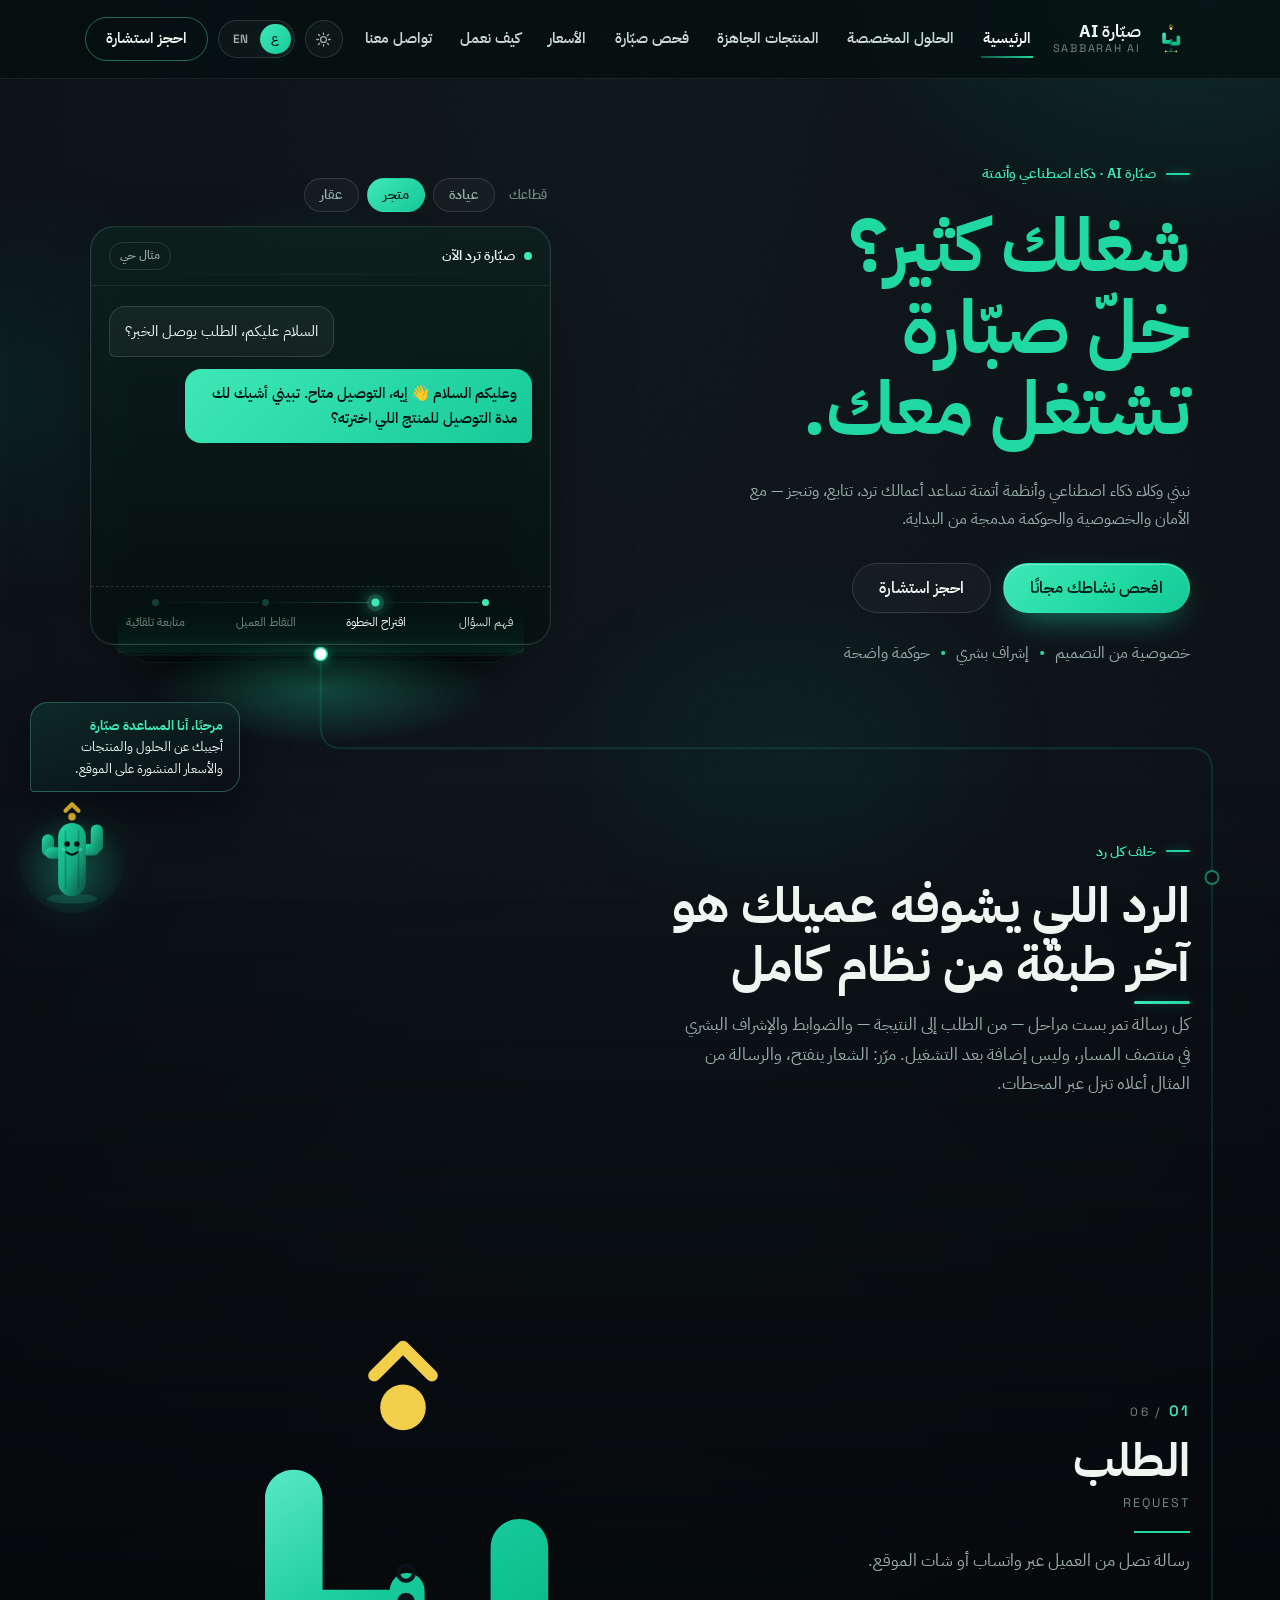
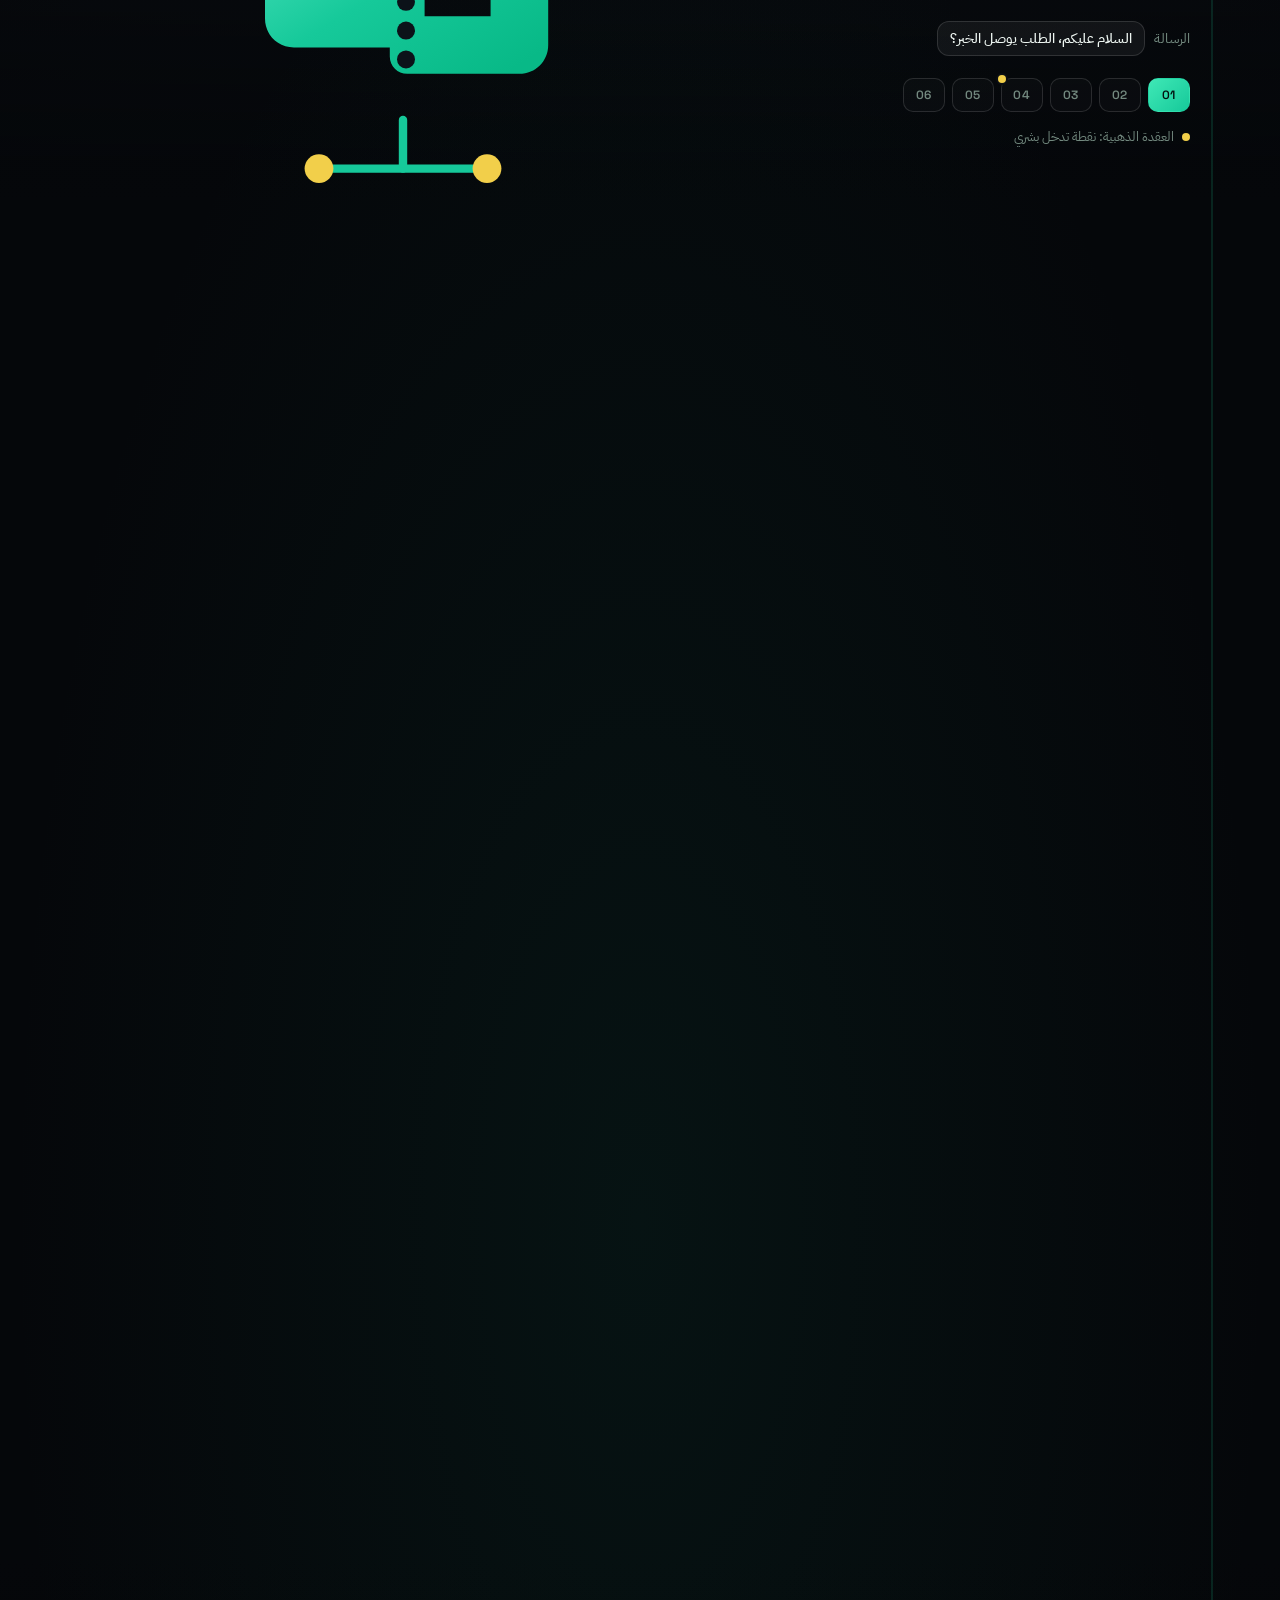
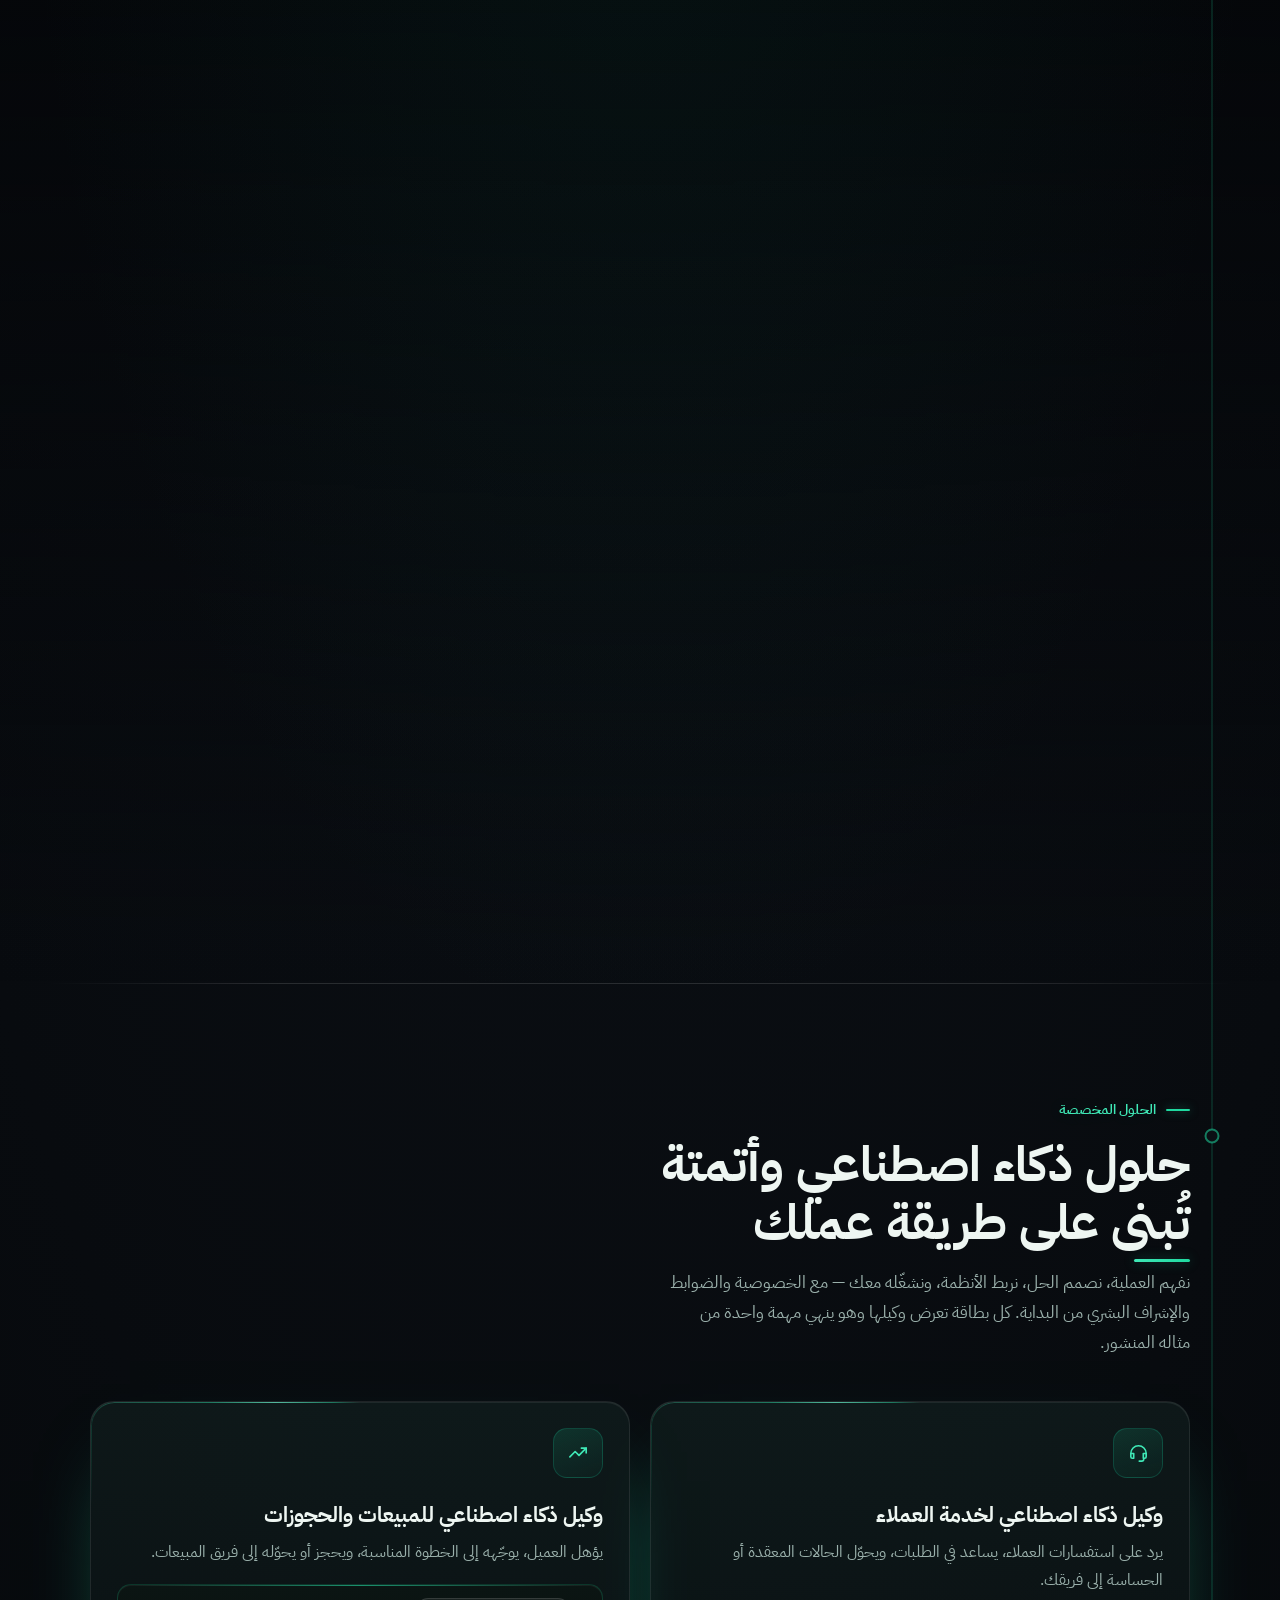
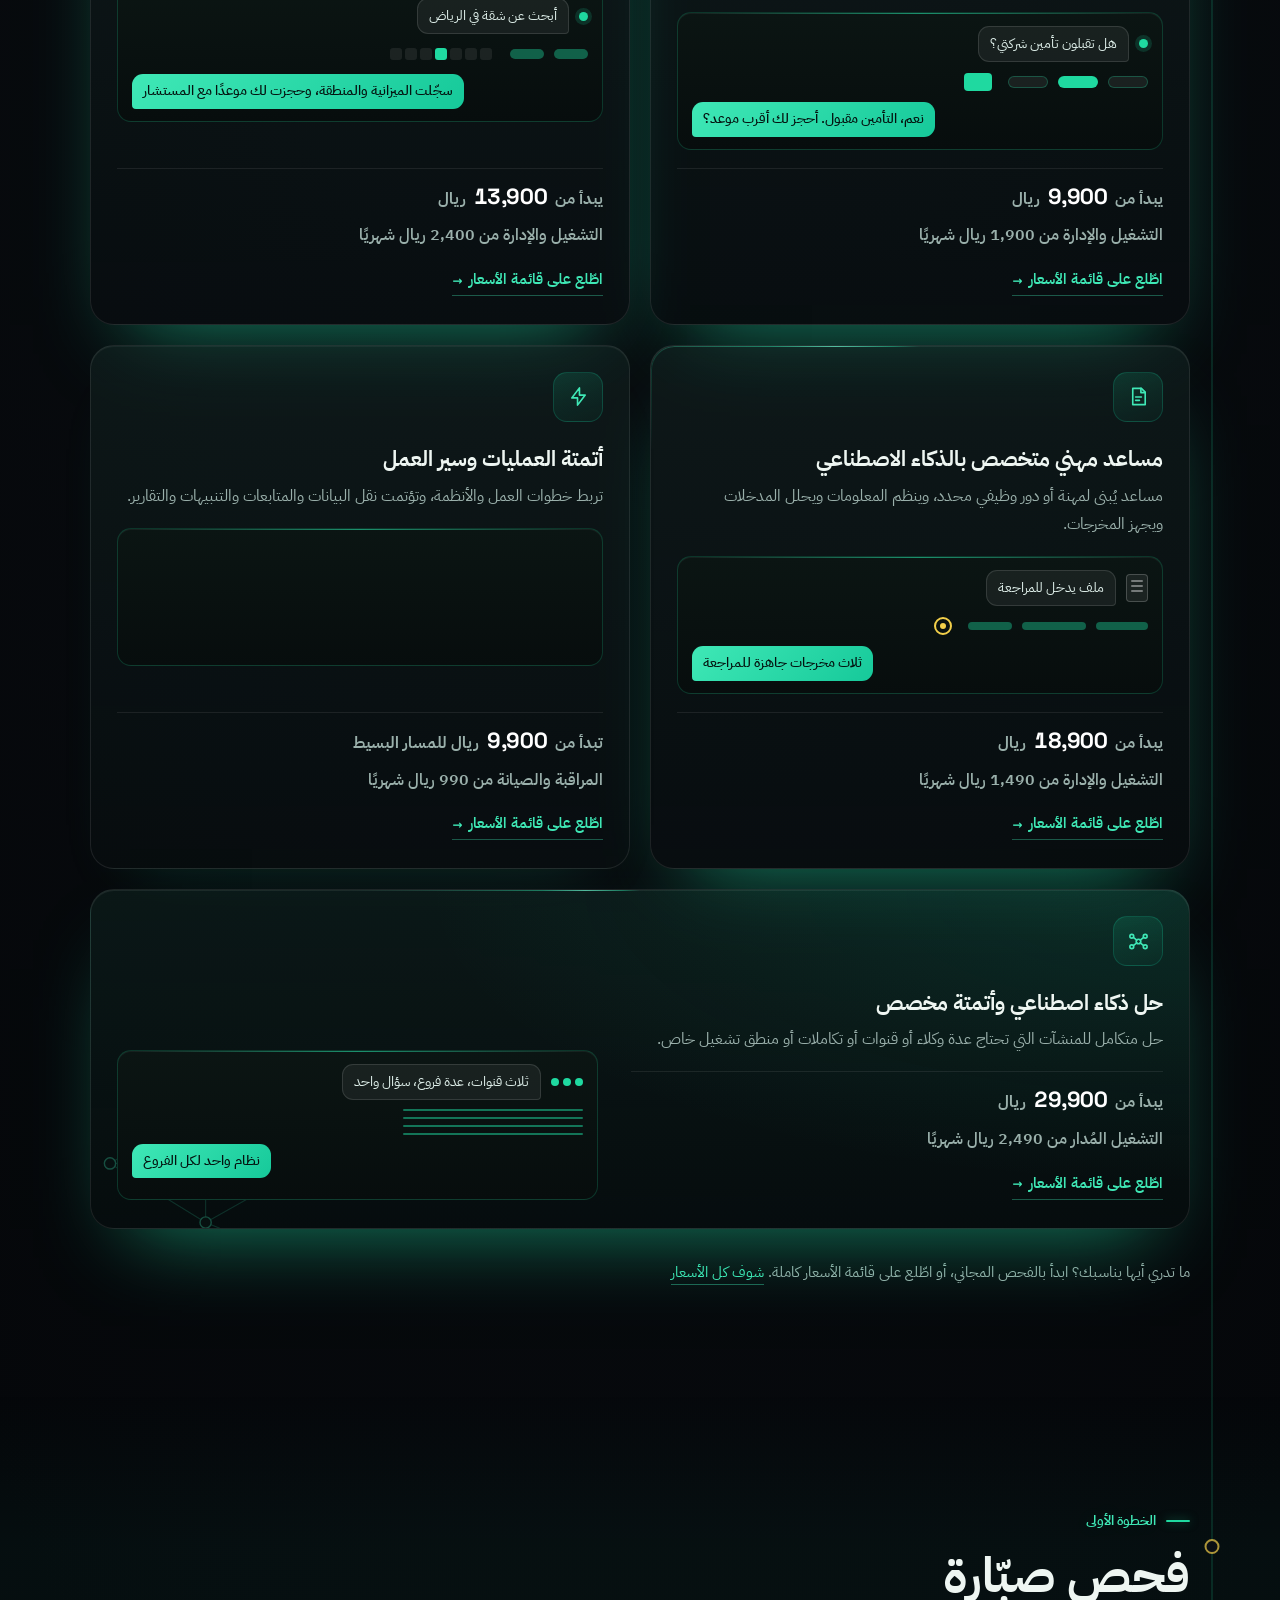
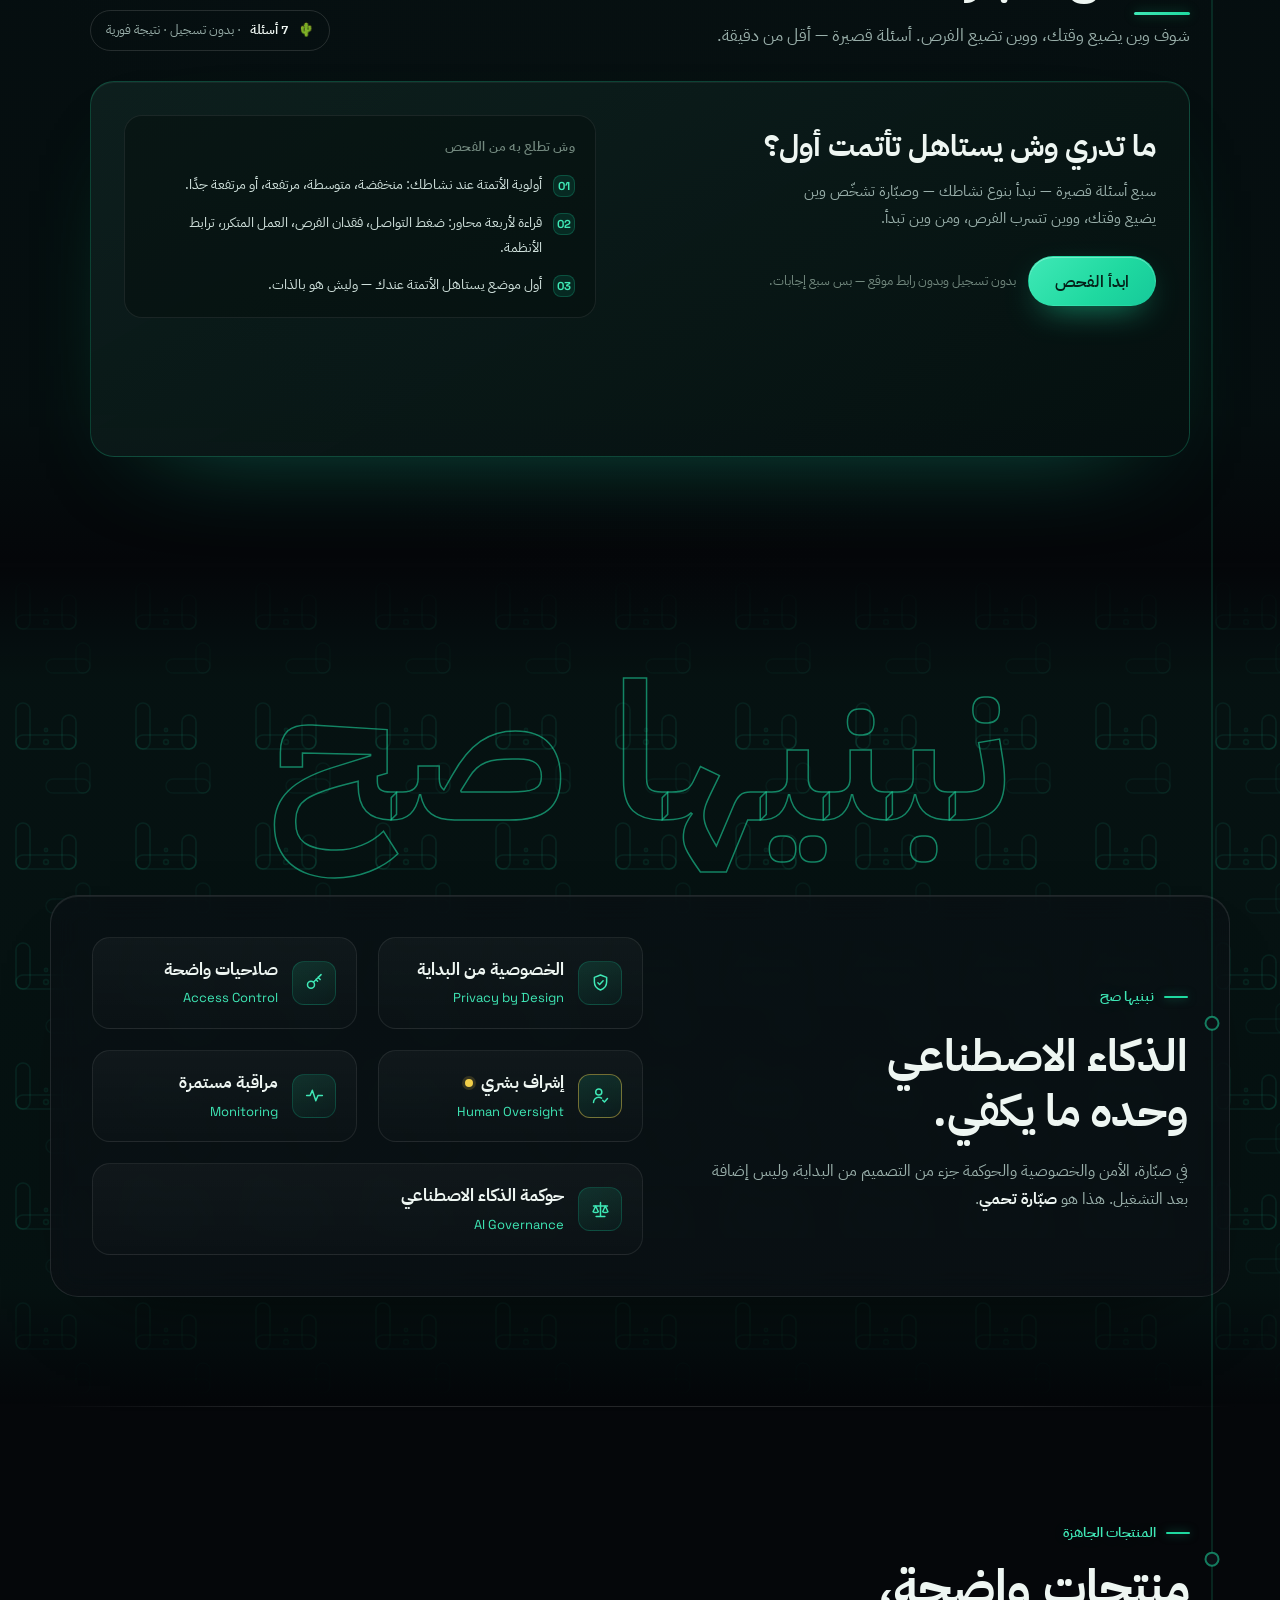
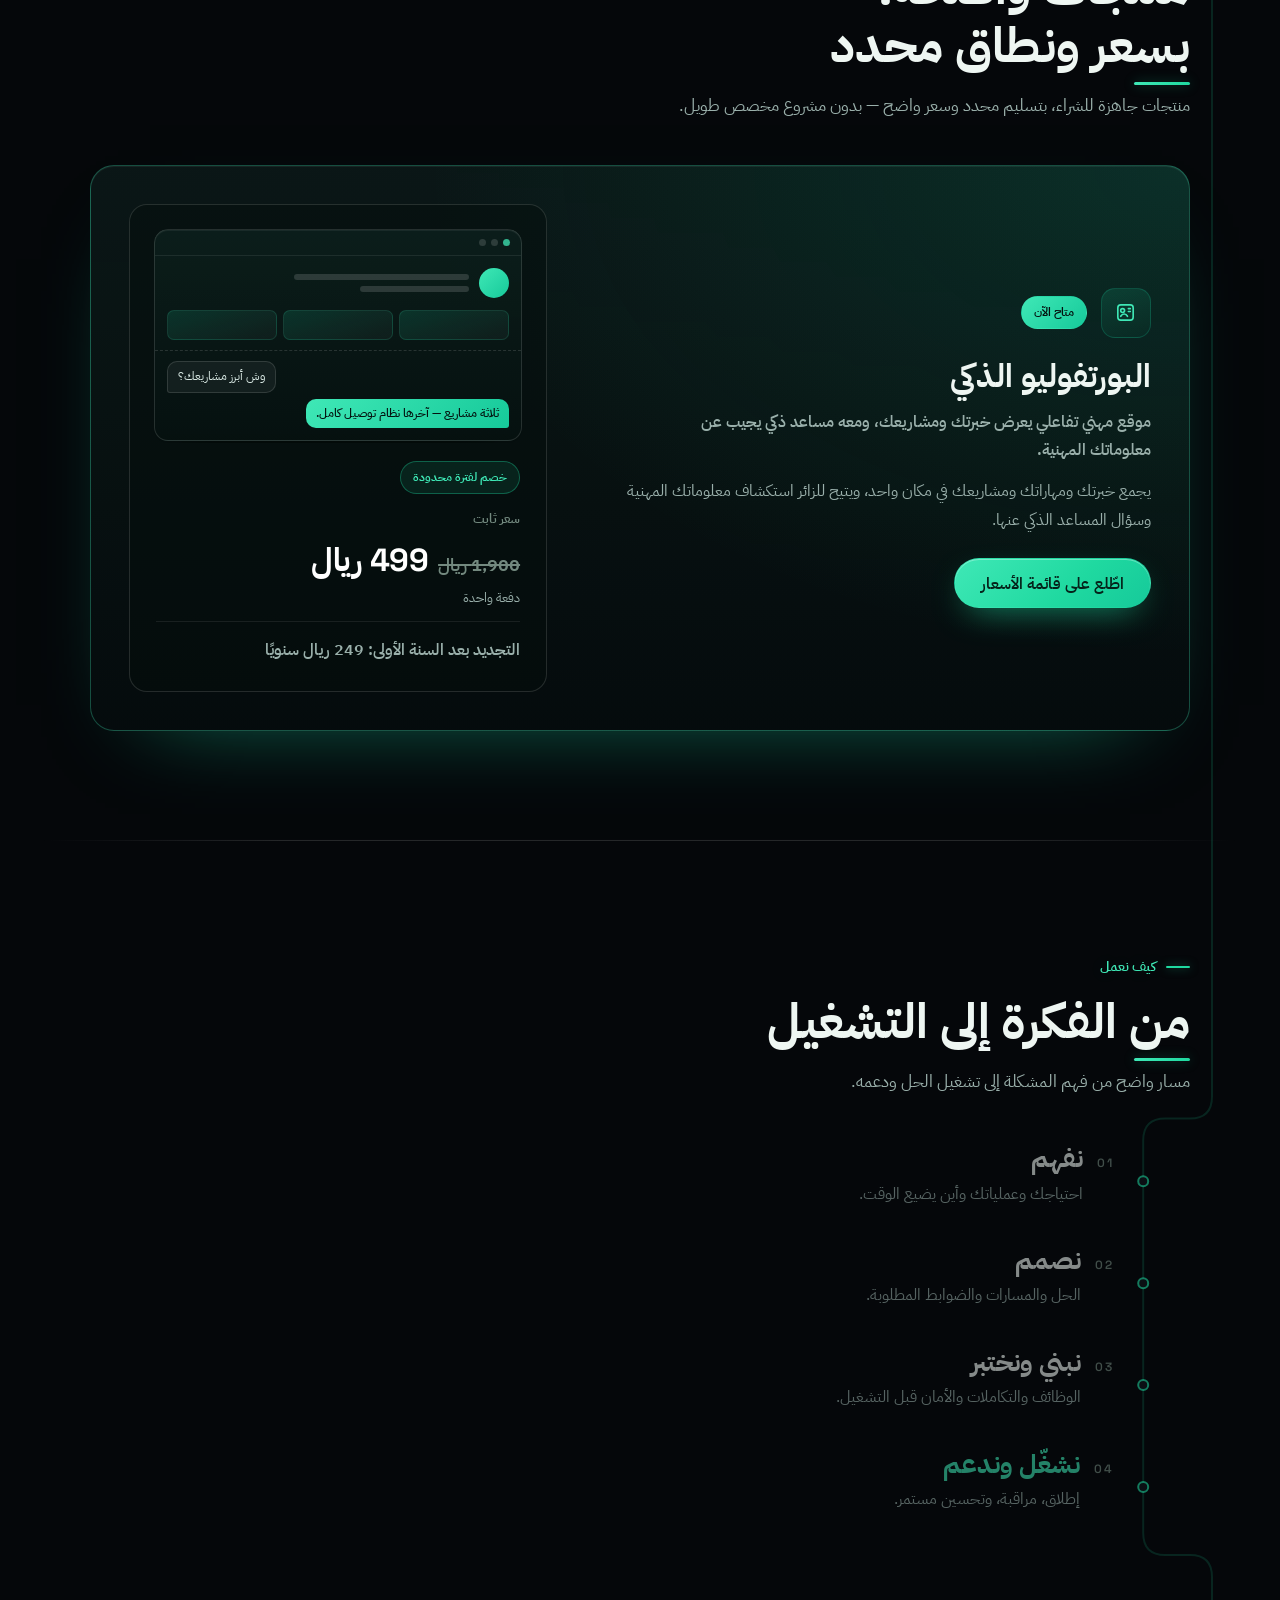
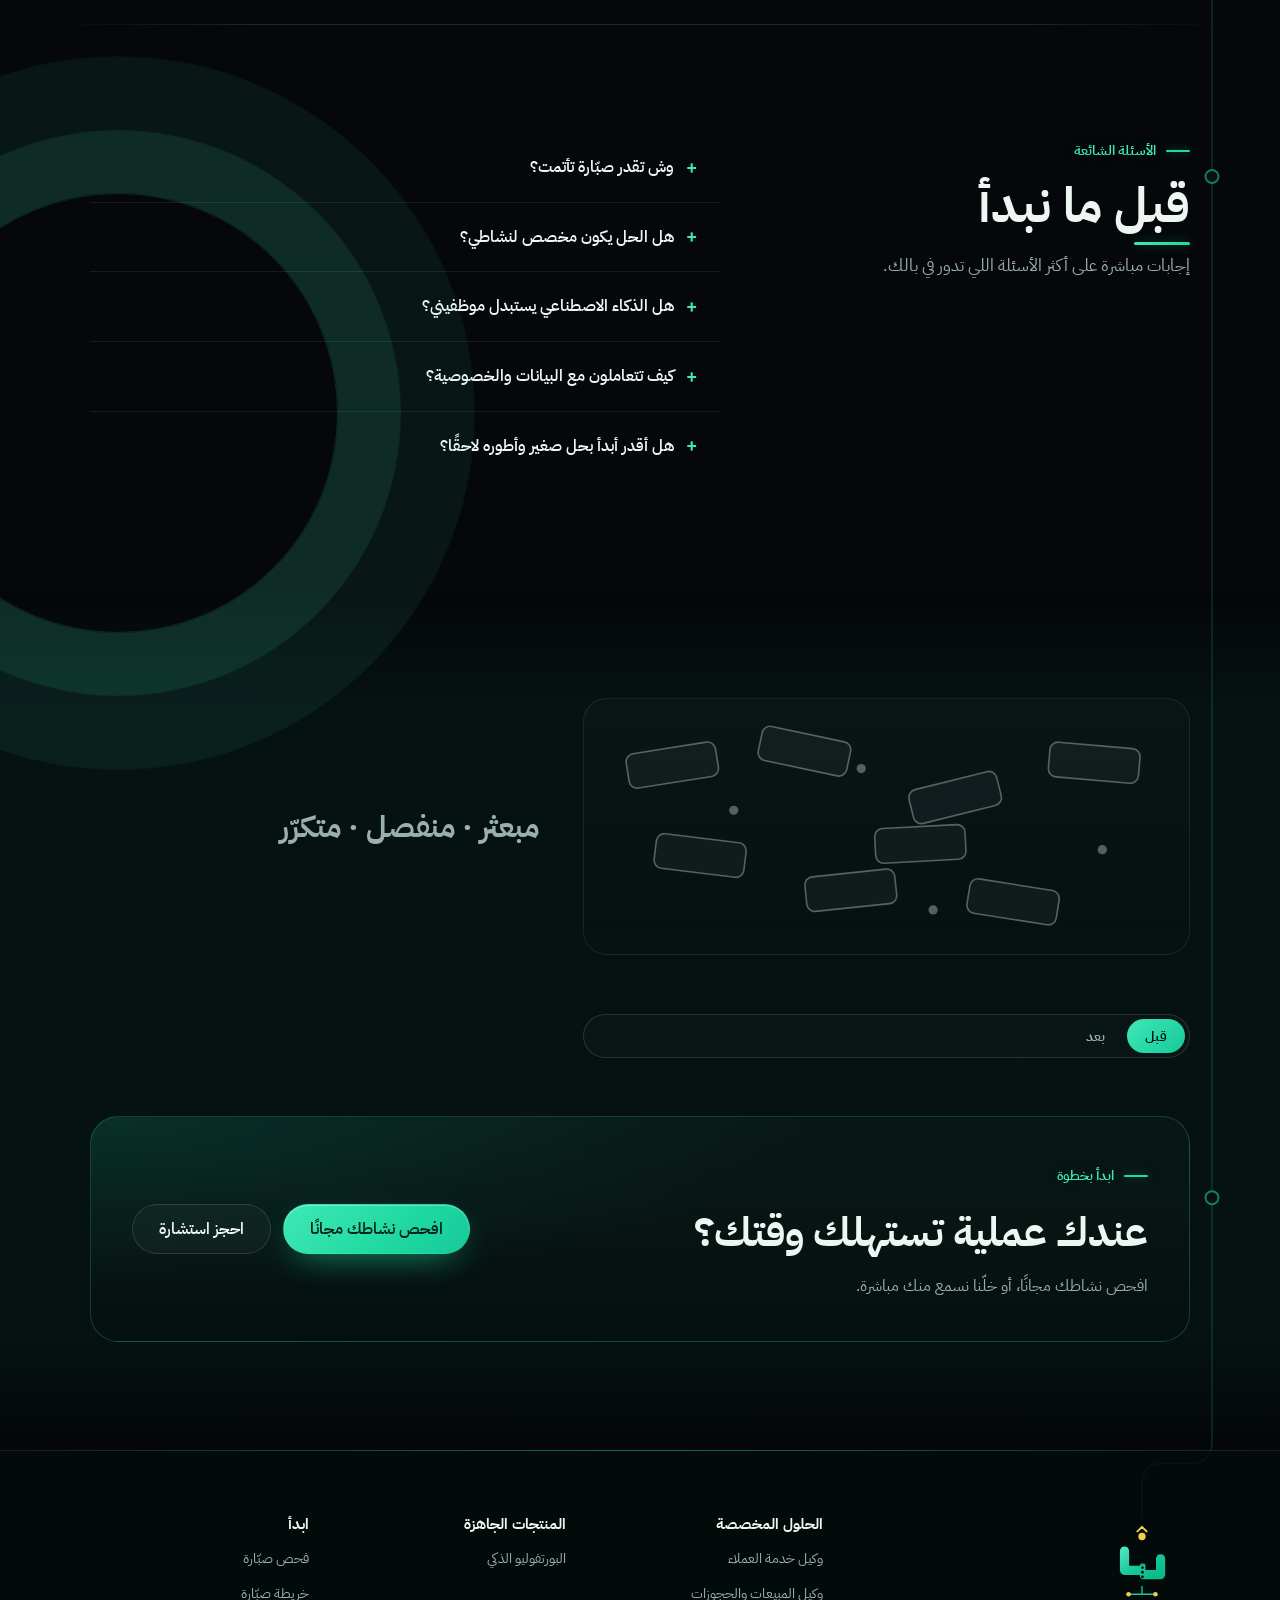
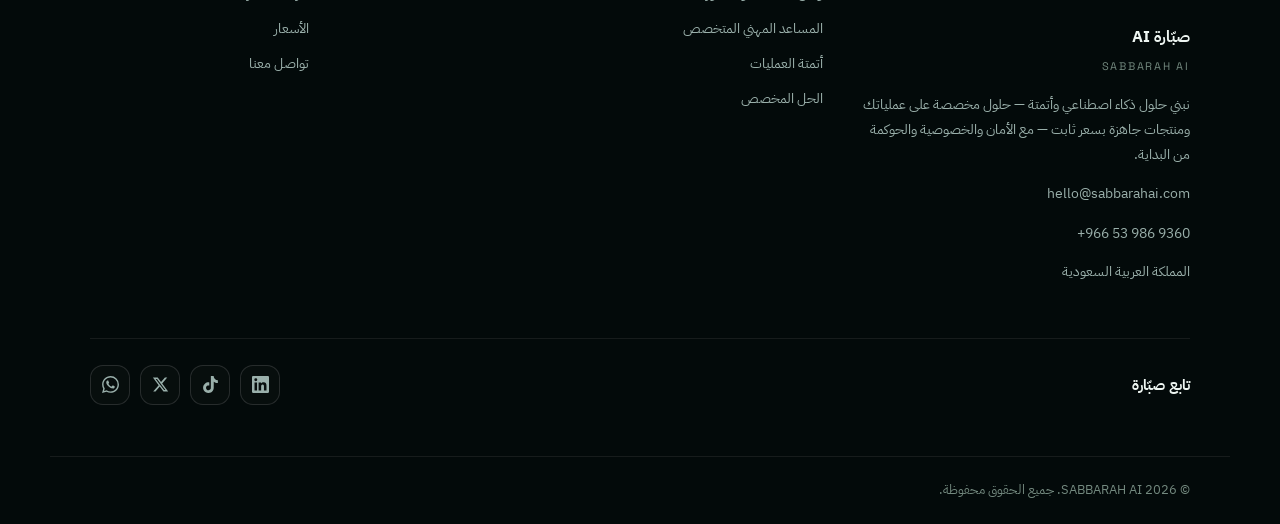
<file: index.html>
<!DOCTYPE html>
<html lang="ar" dir="rtl">
<head>
<meta charset="UTF-8">
<meta name="viewport" content="width=device-width, initial-scale=1.0">
<title data-en="SABBARAH AI | Too much on your plate? Let Sabbarah work with you">صبّارة AI | شغلك كثير؟ خلّ صبّارة تشتغل معك</title>
<meta name="description"
      content="صبّارة AI تبني وكلاء ذكاء اصطناعي وحلول أتمتة — حلول مخصصة على عملياتك ومنتجات جاهزة بسعر ثابت — مع الأمان والخصوصية والحوكمة مدمجة من البداية."
      data-en-content="SABBARAH AI builds AI agents and automation — custom solutions shaped around your operations and ready products at a fixed price — with security, privacy, and governance built in from day one.">
<link rel="icon" href="assets/logo.svg" type="image/svg+xml">
<link rel="canonical" href="https://sabbarahai.com/">
<meta name="theme-color" content="#0B0F14">
<meta property="og:type" content="website">
<meta property="og:site_name" content="SABBARAH AI">
<meta property="og:locale" content="ar_SA">
<meta property="og:url" content="https://sabbarahai.com/">
<meta property="og:title" content="صبّارة AI | شغلك كثير؟ خلّ صبّارة تشتغل معك">
<meta property="og:description" content="صبّارة AI تبني وكلاء ذكاء اصطناعي وحلول أتمتة — حلول مخصصة على عملياتك ومنتجات جاهزة بسعر ثابت — مع الأمان والخصوصية والحوكمة مدمجة من البداية.">
<meta property="og:image" content="https://sabbarahai.com/assets/Logo_Avatar_512x512.png">
<meta name="twitter:card" content="summary">
<meta name="twitter:site" content="@sabbarahai">

<!-- اللغة والمظهر المحفوظان يُطبّقان قبل الرسم لمنع الوميض -->
<script>
(function(){
  var d=document.documentElement;
  d.classList.add('js'); /* حركات الدخول تعمل فقط مع الجافاسكربت — بدونها يظهر كل شيء ثابتًا */
  try{
    if(localStorage.getItem('sabbarah-theme')==='light')d.setAttribute('data-theme','light');
    var l=localStorage.getItem('sabbarah-lang')==='en'?'en':'ar';
    d.setAttribute('data-lang',l);
    if(l==='en'){d.lang='en';d.dir='ltr';setTimeout(function(){d.classList.add('i18n-ready')},900);}
    else{d.classList.add('i18n-ready');}
  }catch(e){d.classList.add('i18n-ready');}
})();
</script>

<!-- الخطوط مستضافة محليًا — لا طلب خارجي على مسار الرسم -->
<link rel="preload" href="assets/fonts/plex-arabic-700-arab.woff2" as="font" type="font/woff2" crossorigin>
<link rel="preload" href="assets/fonts/plex-arabic-400-arab.woff2" as="font" type="font/woff2" crossorigin>
<link rel="preload" href="assets/fonts/space-grotesk-var.woff2" as="font" type="font/woff2" crossorigin>
<link rel="stylesheet" href="css/fonts.css">
<link rel="stylesheet" href="css/zahra.css">
<link rel="stylesheet" href="css/glow.css">
<link rel="stylesheet" href="css/depth.css">
<link rel="stylesheet" href="css/journey.css">
<script type="speculationrules">{"prerender":[{"urls":["pricing.html"],"eagerness":"moderate"}]}</script>
</head>
<body>

<!-- البيئة المحيطة: طبقة ضوء واحدة مخبوزة (داكن) وانكسار ضوء النهار (فاتح) — بلا مرشّحات حية -->
<div class="ambient" aria-hidden="true">
  <div class="ambient__bake"></div>
  <div class="ambient__caustic"></div>
</div>
<div class="grain" aria-hidden="true"></div>

<svg width="0" height="0" aria-hidden="true" style="position:absolute">
  <defs>
    <linearGradient id="logoGrad" x1="0" y1="0" x2=".85" y2="1">
      <stop offset="0%" stop-color="#58E8C5"/><stop offset="55%" stop-color="#16C99A"/>
      <stop offset="100%" stop-color="#08B987"/>
    </linearGradient>
    <symbol id="logo" viewBox="0 0 1000 1000">
      <path class="lg-apex" d="M452 171 L500 123 L548 171" fill="none" stroke="#F2CF4A" stroke-width="20" stroke-linecap="round" stroke-linejoin="round"/>
      <circle class="lg-apex" cx="500" cy="224" r="38" fill="#F2CF4A"/>
      <path fill="url(#logoGrad)" d="M318 328 C291 328 270 349 270 376 L270 576 C270 603 291 624 318 624 L478 624 L478 639 C478 655 491 668 507 668 L694 668 C721 668 742 647 742 620 L742 458 C742 431 721 410 694 410 C667 410 646 431 646 458 L646 572 L536 572 L536 529 C536 513 523 500 507 500 C491 500 478 513 478 529 L478 528 L366 528 L366 376 C366 349 345 328 318 328 Z"/>
      <!-- العقد تضيء بالتتابع (css/depth.css) — "الأتمتة تتدفق" -->
      <circle class="lg-ring" cx="505" cy="500" r="13" fill="none" stroke="#0C1219" stroke-width="7"/>
      <circle class="lg-n1" cx="505" cy="548" r="15" fill="#0C1219"/>
      <circle class="lg-n2" cx="505" cy="596" r="15" fill="#0C1219"/>
      <circle class="lg-n3" cx="505" cy="644" r="15" fill="#0C1219"/>
      <g stroke="#16C99A" stroke-width="14" stroke-linecap="round" fill="none">
        <path d="M500 745 L500 826"/><path d="M360 826 L640 826"/>
      </g>
      <circle cx="360" cy="826" r="24" fill="#F2CF4A"/>
      <circle cx="640" cy="826" r="24" fill="#F2CF4A"/>
    </symbol>
  </defs>
</svg>

<!-- ============ HEADER ============ -->
<header class="site-header" id="top">
  <div class="container nav">
    <a class="brand" href="index.html" aria-label="صبّارة AI — الرئيسية" data-en-aria-label="SABBARAH AI — Home">
      <svg class="brand__icon" aria-hidden="true"><use href="#logo"/></svg>
      <span class="brand__text">
        <strong data-en="SABBARAH AI">صبّارة AI</strong>
        <em data-en="صبّارة AI">SABBARAH AI</em>
        <span class="brand__now" aria-hidden="true"></span>
      </span>
    </a>

    <nav class="nav-menu" id="navMenu" aria-label="التنقل الرئيسي" data-en-aria-label="Main navigation">
      <a href="#top" aria-current="page" data-en="Home">الرئيسية</a>
      <a href="#custom-solutions" data-en="Custom Solutions">الحلول المخصصة</a>
      <a href="#ready-products" data-en="Ready Products">المنتجات الجاهزة</a>
      <a href="#scan" data-en="Sabbarah Scan">فحص صبّارة</a>
      <a href="pricing.html" data-en="Pricing">الأسعار</a>
      <a href="#process" data-nav-optional data-en="How We Work">كيف نعمل</a>
      <a href="#contact" data-en="Contact">تواصل معنا</a>
    </nav>

    <div class="nav-actions">
      <button class="theme-toggle" type="button" aria-pressed="false" aria-label="تبديل المظهر" data-en-aria-label="Toggle theme">
        <svg class="tt-sun" viewBox="0 0 24 24" aria-hidden="true"><circle cx="12" cy="12" r="4.2"/><path d="M12 2.5v2.4M12 19.1v2.4M2.5 12h2.4M19.1 12h2.4M4.9 4.9l1.7 1.7M17.4 17.4l1.7 1.7M19.1 4.9l-1.7 1.7M6.6 17.4l-1.7 1.7"/></svg>
        <svg class="tt-moon" viewBox="0 0 24 24" aria-hidden="true"><path d="M20.2 13.6A8.2 8.2 0 0 1 10.4 3.8a8.2 8.2 0 1 0 9.8 9.8Z"/></svg>
      </button>
      <div class="lang-switch" role="group" aria-label="اللغة" data-en-aria-label="Language">
        <button type="button" data-lang-btn="ar" aria-pressed="true" lang="ar">ع</button>
        <button type="button" data-lang-btn="en" aria-pressed="false" lang="en">EN</button>
      </div>
      <a class="button button--outline" href="https://calendar.app.google/QceQcMgBjPm7fMYY8" target="_blank" rel="noopener" data-en="Book a consultation">احجز استشارة</a>
      <button class="nav-toggle" type="button" aria-expanded="false" aria-controls="navMenu" aria-label="فتح القائمة" data-en-aria-label="Open menu"><span></span><span></span><span></span></button>
    </div>
  </div>
</header>

<main id="main">
  <!-- ============ HERO — رسالة واحدة تدخل ============ -->
  <section class="hero" id="hero">
    <div class="container hero__grid">
      <div class="hero__copy">
        <span class="kicker" data-en="SABBARAH AI · AI and automation">صبّارة AI · ذكاء اصطناعي وأتمتة</span>
        <h1 data-en="<b>Too much on your plate?</b><span>Let Sabbarah work with you.</span>"><b>شغلك كثير؟</b><span>خلّ صبّارة تشتغل معك.</span></h1>
        <p data-en="We build AI agents and automation systems that help your business reply, follow up, and get things done — with security, privacy, and governance built in from the start.">نبني وكلاء ذكاء اصطناعي وأنظمة أتمتة تساعد أعمالك ترد، تتابع، وتنجز — مع الأمان والخصوصية والحوكمة مدمجة من البداية.</p>
        <div class="hero__actions">
          <a class="button button--primary" href="#scan" data-en="Run your free check">افحص نشاطك مجانًا</a>
          <a class="button button--ghost" href="https://calendar.app.google/QceQcMgBjPm7fMYY8" target="_blank" rel="noopener" data-en="Book a consultation">احجز استشارة</a>
        </div>
        <p class="trust-line" data-en="Privacy by design <i>•</i> Human oversight <i>•</i> Clear governance">خصوصية من التصميم <i>•</i> إشراف بشري <i>•</i> حوكمة واضحة</p>
      </div>

      <div class="hero__demo">
        <!-- اختر قطاعك: المحادثة تتبدل من الأمثلة المنشورة فقط (js/main.js + SB.STRINGS) -->
        <div class="sectors" role="group" aria-label="شوف المحادثة في قطاعك" data-en-aria-label="See the conversation in your sector">
          <span class="sectors__label" data-en="Your sector">قطاعك</span>
          <button type="button" class="sector" data-sector="clinic" aria-pressed="false" data-en="Clinic">عيادة</button>
          <button type="button" class="sector" data-sector="store" aria-pressed="true" data-en="Store">متجر</button>
          <button type="button" class="sector" data-sector="estate" aria-pressed="false" data-en="Real estate">عقار</button>
        </div>
        <!-- مسرح ثلاثي الأبعاد: المحادثة في المقدمة، وطبقتان من النظام تطلّان من تحتها، وأرضية تعكسها -->
        <div class="hero__stage">
          <div class="stage-3d">
            <div class="stage-layer stage-layer--2" aria-hidden="true"></div>
            <div class="stage-layer stage-layer--1" aria-hidden="true"></div>
            <div class="demo" aria-label="مثال حي لتفاعل صبّارة مع عميل" data-en-aria-label="A live example of Sabbarah interacting with a customer">
              <div class="demo__head">
                <span class="demo__dot"></span>
                <span data-en="Sabbarah is replying">صبّارة ترد الآن</span>
                <span class="demo__tag" data-en="Live example">مثال حي</span>
              </div>
              <div class="demo__body" id="demoBody"></div>
              <ol class="demo__flow" aria-hidden="true">
                <li data-en="Understand">فهم السؤال</li>
                <li data-en="Next step">اقتراح الخطوة</li>
                <li data-en="Capture">التقاط العميل</li>
                <li data-en="Follow-up">متابعة تلقائية</li>
              </ol>
            </div>
          </div>
          <div class="hero__floor" aria-hidden="true"><i class="hero__reflect"></i><i class="hero__pool"></i></div>
        </div>
      </div>
    </div>
  </section>

  <!-- ============ خلف كل رد — الشعار ينفتح ============ -->
  <section class="section section--anatomy" id="anatomy">
    <div class="container">
      <div class="anatomy__head reveal">
        <div class="section-heading">
          <span class="eyebrow" data-en="Behind every reply">خلف كل رد</span>
          <h2 data-en="The reply your customer sees is the last layer of a complete system">الرد اللي يشوفه عميلك هو آخر طبقة من نظام كامل</h2>
          <p data-en="Every message passes through six stages — from request to result — with controls and human oversight in the middle of the path, not added after launch. Scroll: the mark opens, and the message from the example above descends through the stations.">كل رسالة تمر بست مراحل — من الطلب إلى النتيجة — والضوابط والإشراف البشري في منتصف المسار، وليس إضافة بعد التشغيل. مرّر: الشعار ينفتح، والرسالة من المثال أعلاه تنزل عبر المحطات.</p>
        </div>
      </div>
    </div>

    <!-- المسار الطويل: المشهد يثبت والتمرير هو الكاميرا (js/journey.js) -->
    <div class="mark" id="mark">
      <div class="mark__sticky">
        <div class="container mark__grid">
          <!-- القراءة: مكان واحد لكل الكلمات — لا نص داخل المنظور أبدًا -->
          <div class="mark__readout" aria-live="polite" aria-atomic="true">
            <div class="mark__idx"><b id="markIdx">01</b><span id="markOf" data-en="/ 06">/ 06</span></div>
            <div class="mark__word" id="markWord">
              <strong class="mark__ar" id="markMain" data-en="Request">الطلب</strong>
              <span class="mark__en" id="markSub" data-en="الطلب">REQUEST</span>
            </div>
            <div class="mark__rule" aria-hidden="true"></div>
            <p class="mark__desc" id="markDesc" data-en="A customer message arrives on WhatsApp or website chat.">رسالة تصل من العميل عبر واتساب أو شات الموقع.</p>
            <p class="mark__msg" id="markMsg"><span data-en="The message">الرسالة</span><q id="markMsgText">السلام عليكم، الطلب يوصل الخبر؟</q></p>
            <ol class="mark__index" id="markIndex" aria-label="المحطات" data-en-aria-label="Stations">
              <li><button type="button" data-station="1" aria-pressed="true" aria-label="الطلب" data-en-aria-label="Request">01</button></li>
              <li><button type="button" data-station="2" aria-pressed="false" aria-label="المعرفة" data-en-aria-label="Knowledge">02</button></li>
              <li><button type="button" data-station="3" aria-pressed="false" aria-label="الفهم" data-en-aria-label="Understanding">03</button></li>
              <li><button type="button" data-station="4" aria-pressed="false" aria-label="القرار" data-en-aria-label="Decision">04</button></li>
              <li><button type="button" data-station="5" aria-pressed="false" aria-label="التنفيذ" data-en-aria-label="Action">05</button></li>
              <li><button type="button" data-station="6" aria-pressed="false" aria-label="النتيجة" data-en-aria-label="Result">06</button></li>
            </ol>
            <p class="mark__gold" data-en="Gold node: a human checkpoint">العقدة الذهبية: نقطة تدخل بشري</p>
          </div>

          <div class="mark__stage">
            <!-- الشعار الرسمي نفسه هو الجسم: مغلق = الرد الذي يراه العميل، ومفتوح = ست محطات على محور واحد -->
            <div class="mark__scene" id="markScene" aria-hidden="true">
              <svg class="mark__closed" viewBox="0 0 1000 1000"><use href="#logo"/></svg>
              <svg class="mark__svg" id="markSvg" viewBox="0 0 1000 1000"></svg>
            </div>
            <!-- المصعد: نسخة الجوال ثنائية الأبعاد بلا منظور -->
            <ol class="mark__elevator" id="markElevator" aria-hidden="true">
              <li data-station="1"><i class="el__dot"></i></li>
              <li data-station="2"><i class="el__chip"></i><i class="el__chip"></i><i class="el__chip"></i></li>
              <li data-station="3"><i class="el__tag"></i><i class="el__tag"></i></li>
              <li data-station="4"><i class="el__branch"></i><i class="el__gold"></i></li>
              <li data-station="5"><i class="el__cal"></i><i class="el__bar"></i></li>
              <li data-station="6"><i class="el__bubble"></i></li>
              <div class="el__card"><i></i><i></i></div>
            </ol>
          </div>
        </div>
      </div>
    </div>

    <!-- للقارئ الشاشي وبلا جافاسكربت: المحطات الست بكلماتها -->
    <ol class="sr-only" id="anatomyList">
      <li data-en="Request — a customer message arrives on WhatsApp or website chat.">الطلب — رسالة تصل من العميل عبر واتساب أو شات الموقع.</li>
      <li data-en="Knowledge — your approved answers, policies, and information, nothing else.">المعرفة — الأسئلة والسياسات والمعلومات المعتمدة من فريقك، ولا شيء غيرها.</li>
      <li data-en="Understanding — AI understands the request and picks the right next step.">الفهم — الذكاء الاصطناعي يفهم المطلوب ويحدد الخطوة المناسبة.</li>
      <li data-en="Decision — a decision within clear permissions; sensitive cases go to a person.">القرار — قرار ضمن صلاحيات واضحة، والحالات الحساسة تتحول إلى إنسان.</li>
      <li data-en="Action — an instant reply, a booking, or an update in your calendar or CRM.">التنفيذ — رد فوري، أو حجز موعد، أو تحديث في التقويم أو CRM.</li>
      <li data-en="Result — automatic follow-up, continuous monitoring, and a monthly performance report.">النتيجة — متابعة تلقائية، ومراقبة مستمرة، وتقرير أداء شهري.</li>
    </ol>
  </section>

  <!-- ============ الحلول المخصصة — الحلول تشتغل ============ -->
  <section class="section" id="custom-solutions">
    <div class="container">
      <div class="section-heading reveal">
        <span class="eyebrow" data-en="Custom Solutions">الحلول المخصصة</span>
        <h2 data-en="AI and automation solutions built around the way you work">حلول ذكاء اصطناعي وأتمتة تُبنى على طريقة عملك</h2>
        <p data-en="We understand the process, design the solution, connect the systems, and run it with you — with privacy, controls, and human oversight from day one. Each card shows its agent finishing one job from its published example.">نفهم العملية، نصمم الحل، نربط الأنظمة، ونشغّله معك — مع الخصوصية والضوابط والإشراف البشري من البداية. كل بطاقة تعرض وكيلها وهو ينهي مهمة واحدة من مثاله المنشور.</p>
      </div>

      <div class="sol-grid sol-grid--2 reveal">

        <!-- A — وكيل ذكاء اصطناعي لخدمة العملاء -->
        <article class="sol-card sol-card--priced" id="sol-cs">
          <span class="sol-card__top">
            <span class="sol-card__icon" aria-hidden="true"><svg viewBox="0 0 24 24"><path d="M4 13a8 8 0 0 1 16 0"/><path d="M4 13v3.5a1.5 1.5 0 0 0 1.5 1.5H7v-5H4ZM20 13v3.5a1.5 1.5 0 0 1-1.5 1.5H17v-5h3Z"/><path d="M17.5 18v.8a2.2 2.2 0 0 1-2.2 2.2H12.8"/></svg></span>
          </span>
          <h3 data-en="AI Customer Service Agent">وكيل ذكاء اصطناعي لخدمة العملاء</h3>
          <p data-en="Answers customer inquiries, helps with orders, and hands complex or sensitive cases to your team.">يرد على استفسارات العملاء، يساعد في الطلبات، ويحوّل الحالات المعقدة أو الحساسة إلى فريقك.</p>
          <!-- المحطة: رسالة → إجراء بالأشكال → جملة واحدة للوكيل (من المثال المنشور: عيادة أسنان) -->
          <div class="station" data-station="cs">
            <div class="station__frame station__frame--1"><span class="station__ch" aria-hidden="true"></span><p class="station__msg" data-en="Do you accept my company's insurance?">هل تقبلون تأمين شركتي؟</p></div>
            <div class="station__frame station__frame--2" aria-hidden="true"><span class="st-chip"></span><span class="st-chip st-chip--on"></span><span class="st-chip"></span><span class="st-flip"><i></i></span></div>
            <div class="station__frame station__frame--3"><p class="station__reply" data-en="Yes, the insurance is accepted. Shall I book you the nearest appointment?">نعم، التأمين مقبول. أحجز لك أقرب موعد؟</p></div>
            <button type="button" class="station__replay" aria-label="إعادة تشغيل المثال" data-en-aria-label="Replay the example" title="إعادة"><svg viewBox="0 0 24 24"><path d="M4 12a8 8 0 1 0 2.4-5.7"/><path d="M4 4v5h5"/></svg></button>
          </div>
          <div class="price-block">
            <div class="price-block__rule"></div>
            <p class="price-block__main" data-en="From <b>SAR 9,900</b>">يبدأ من <b>9,900</b> ريال</p>
            <p class="price-block__sub" data-en="Operation and management from SAR 1,900/month">التشغيل والإدارة من 1,900 ريال شهريًا</p>
            <a class="price-block__cta" href="pricing.html#customer-service-agent" data-en="View pricing details">اطّلع على قائمة الأسعار</a>
          </div>
        </article>

        <!-- B — وكيل ذكاء اصطناعي للمبيعات والحجوزات -->
        <article class="sol-card sol-card--priced" id="sol-sales">
          <span class="sol-card__top">
            <span class="sol-card__icon" aria-hidden="true"><svg viewBox="0 0 24 24"><path d="M3 16.5l5.5-5.5 4 4L20 7.5"/><path d="M15 7.5h5v5"/></svg></span>
          </span>
          <h3 data-en="AI Sales &amp; Booking Agent">وكيل ذكاء اصطناعي للمبيعات والحجوزات</h3>
          <p data-en="Qualifies the customer, guides them to the right next step, and books an appointment or hands over to your sales team.">يؤهل العميل، يوجّهه إلى الخطوة المناسبة، ويحجز أو يحوّله إلى فريق المبيعات.</p>
          <div class="station" data-station="sales">
            <div class="station__frame station__frame--1"><span class="station__ch" aria-hidden="true"></span><p class="station__msg" data-en="I'm looking for an apartment in Riyadh">أبحث عن شقة في الرياض</p></div>
            <div class="station__frame station__frame--2" aria-hidden="true"><span class="st-tag"></span><span class="st-tag"></span><span class="st-cal"><i></i><i></i><i></i><i class="on"></i><i></i><i></i><i></i></span></div>
            <div class="station__frame station__frame--3"><p class="station__reply" data-en="Budget and area logged, and I booked you an appointment with the advisor">سجّلت الميزانية والمنطقة، وحجزت لك موعدًا مع المستشار</p></div>
            <button type="button" class="station__replay" aria-label="إعادة تشغيل المثال" data-en-aria-label="Replay the example" title="إعادة"><svg viewBox="0 0 24 24"><path d="M4 12a8 8 0 1 0 2.4-5.7"/><path d="M4 4v5h5"/></svg></button>
          </div>
          <div class="price-block">
            <div class="price-block__rule"></div>
            <p class="price-block__main" data-en="From <b>SAR 13,900</b>">يبدأ من <b>13,900</b> ريال</p>
            <p class="price-block__sub" data-en="Operation and management from SAR 2,400/month">التشغيل والإدارة من 2,400 ريال شهريًا</p>
            <a class="price-block__cta" href="pricing.html#sales-booking-agent" data-en="View pricing details">اطّلع على قائمة الأسعار</a>
          </div>
        </article>

        <!-- C — مساعد مهني متخصص بالذكاء الاصطناعي -->
        <article class="sol-card sol-card--priced" id="sol-pro">
          <span class="sol-card__top">
            <span class="sol-card__icon" aria-hidden="true"><svg viewBox="0 0 24 24"><path d="M6 3.5h9l4 4V20.5H6z"/><path d="M14.5 3.5V8H19"/><path d="M9 12.5h6M9 16h4"/></svg></span>
          </span>
          <h3 data-en="Specialized Professional AI Assistant">مساعد مهني متخصص بالذكاء الاصطناعي</h3>
          <p data-en="An assistant built for one specific profession or role — it organises information, analyses inputs, and prepares the outputs.">مساعد يُبنى لمهنة أو دور وظيفي محدد، وينظم المعلومات ويحلل المدخلات ويجهز المخرجات.</p>
          <div class="station" data-station="pro">
            <div class="station__frame station__frame--1"><span class="st-doc" aria-hidden="true"><i></i><i></i><i></i></span><p class="station__msg" data-en="A document enters for review">ملف يدخل للمراجعة</p></div>
            <div class="station__frame station__frame--2" aria-hidden="true"><span class="st-row"></span><span class="st-row"></span><span class="st-row"></span><span class="st-human"><i></i></span></div>
            <div class="station__frame station__frame--3"><p class="station__reply" data-en="Three outputs ready for review">ثلاث مخرجات جاهزة للمراجعة</p></div>
            <button type="button" class="station__replay" aria-label="إعادة تشغيل المثال" data-en-aria-label="Replay the example" title="إعادة"><svg viewBox="0 0 24 24"><path d="M4 12a8 8 0 1 0 2.4-5.7"/><path d="M4 4v5h5"/></svg></button>
          </div>
          <div class="price-block">
            <div class="price-block__rule"></div>
            <p class="price-block__main" data-en="From <b>SAR 18,900</b>">يبدأ من <b>18,900</b> ريال</p>
            <p class="price-block__sub" data-en="Operation and management from SAR 1,490/month">التشغيل والإدارة من 1,490 ريال شهريًا</p>
            <a class="price-block__cta" href="pricing.html#professional-ai-assistant" data-en="View pricing details">اطّلع على قائمة الأسعار</a>
          </div>
        </article>

        <!-- D — أتمتة العمليات وسير العمل -->
        <article class="sol-card sol-card--priced" id="sol-auto">
          <span class="sol-card__top">
            <span class="sol-card__icon" aria-hidden="true"><svg viewBox="0 0 24 24"><path d="M13 3 5 13.5h6L11 21l8-10.5h-6L13 3Z"/></svg></span>
          </span>
          <h3 data-en="Workflow &amp; Process Automation">أتمتة العمليات وسير العمل</h3>
          <p data-en="Connects your work steps and systems, automating data movement, follow-ups, alerts, and reports.">تربط خطوات العمل والأنظمة، وتؤتمت نقل البيانات والمتابعات والتنبيهات والتقارير.</p>
          <div class="station" data-station="auto">
            <div class="station__frame station__frame--1"><span class="st-order" aria-hidden="true"></span><p class="station__msg" data-en="A new order arrives from the store">طلب جديد وصل من المتجر</p></div>
            <div class="station__frame station__frame--2" aria-hidden="true"><span class="st-sys"><i class="st-token"></i></span><span class="st-sys st-sys--2"><i class="st-status"></i><i class="st-alert"></i></span></div>
            <div class="station__frame station__frame--3"><p class="station__reply" data-en="Status updated and the customer notified">تم تحديث الحالة وإشعار العميل</p></div>
            <button type="button" class="station__replay" aria-label="إعادة تشغيل المثال" data-en-aria-label="Replay the example" title="إعادة"><svg viewBox="0 0 24 24"><path d="M4 12a8 8 0 1 0 2.4-5.7"/><path d="M4 4v5h5"/></svg></button>
          </div>
          <div class="price-block">
            <div class="price-block__rule"></div>
            <p class="price-block__main" data-en="From <b>SAR 9,900</b> for a simple workflow">تبدأ من <b>9,900</b> ريال للمسار البسيط</p>
            <p class="price-block__sub" data-en="Monitoring and maintenance from SAR 990/month">المراقبة والصيانة من 990 ريال شهريًا</p>
            <a class="price-block__cta" href="pricing.html#workflow-automation" data-en="View pricing details">اطّلع على قائمة الأسعار</a>
          </div>
        </article>

        <!-- E — حل ذكاء اصطناعي وأتمتة مخصص -->
        <article class="sol-card sol-card--priced sol-card--wide" id="sol-custom">
          <span class="sol-card__top">
            <span class="sol-card__icon" aria-hidden="true"><svg viewBox="0 0 24 24"><circle cx="12" cy="12" r="2.4"/><circle cx="5" cy="6.5" r="2"/><circle cx="19" cy="6.5" r="2"/><circle cx="5" cy="17.5" r="2"/><circle cx="19" cy="17.5" r="2"/><path d="M6.6 7.8 10.2 10.6M17.4 7.8 13.8 10.6M6.6 16.2 10.2 13.4M17.4 16.2 13.8 13.4"/></svg></span>
          </span>
          <div class="sol-card__wide">
            <div class="sol-card__wide-copy">
              <h3 data-en="Custom AI &amp; Automation Solution">حل ذكاء اصطناعي وأتمتة مخصص</h3>
              <p data-en="A complete solution for organisations that need several agents, channels, integrations, or their own operating logic.">حل متكامل للمنشآت التي تحتاج عدة وكلاء أو قنوات أو تكاملات أو منطق تشغيل خاص.</p>
              <div class="price-block">
                <div class="price-block__rule"></div>
                <p class="price-block__main" data-en="From <b>SAR 29,900</b>">يبدأ من <b>29,900</b> ريال</p>
                <p class="price-block__sub" data-en="Managed operation from SAR 2,490/month">التشغيل المُدار من 2,490 ريال شهريًا</p>
                <a class="price-block__cta" href="pricing.html#custom-ai-solution" data-en="View pricing details">اطّلع على قائمة الأسعار</a>
              </div>
            </div>
            <div class="station station--wide" data-station="custom">
              <div class="station__frame station__frame--1"><span class="station__ch station__ch--3" aria-hidden="true"><i></i><i></i><i></i></span><p class="station__msg" data-en="Three channels, several branches, one question">ثلاث قنوات، عدة فروع، سؤال واحد</p></div>
              <div class="station__frame station__frame--2" aria-hidden="true"><span class="st-lanes"><i></i><i></i><i></i><i></i></span></div>
              <div class="station__frame station__frame--3"><p class="station__reply" data-en="One system for every branch">نظام واحد لكل الفروع</p></div>
              <button type="button" class="station__replay" aria-label="إعادة تشغيل المثال" data-en-aria-label="Replay the example" title="إعادة"><svg viewBox="0 0 24 24"><path d="M4 12a8 8 0 1 0 2.4-5.7"/><path d="M4 4v5h5"/></svg></button>
            </div>
          </div>
          <!-- شبكة عدة وكلاء وقنوات وتكاملات — فرع من الخيط، ترسم نفسها عند الظهور -->
          <svg class="sol-card__net" viewBox="0 0 320 210" aria-hidden="true">
            <g class="net-links"><path d="M48 105 L150 42 M48 105 L150 168 M150 42 L262 105 M150 168 L262 105 M150 42 L150 105 M150 168 L150 105 M48 105 L150 105 M150 105 L262 105 M150 42 L96 22 M150 168 L204 190"/></g>
            <g class="net-nodes">
              <circle cx="48" cy="105" r="6"/><circle cx="150" cy="42" r="6"/><circle cx="150" cy="168" r="6"/><circle cx="262" cy="105" r="6"/>
              <circle cx="96" cy="22" r="4"/><circle cx="204" cy="190" r="4"/>
              <circle class="net-core" cx="150" cy="105" r="9"/>
            </g>
          </svg>
        </article>

      </div>

      <p class="solutions__note reveal" data-en="Not sure which one fits? Start with the free check, or see the full price list. <a href=&quot;pricing.html&quot;>View all pricing</a>">ما تدري أيها يناسبك؟ ابدأ بالفحص المجاني، أو اطّلع على قائمة الأسعار كاملة. <a href="pricing.html">شوف كل الأسعار</a></p>
    </div>
  </section>

  <!-- ============ فحص صبّارة — الأداة ============ -->
  <section class="section section--well" id="scan">
    <div class="container">
      <div class="scan-head reveal">
        <div class="section-heading">
          <span class="eyebrow" data-en="First step">الخطوة الأولى</span>
          <h2 data-en="Sabbarah Scan">فحص صبّارة</h2>
          <p data-en="See where your time goes and where opportunities slip away. Short questions — under a minute.">شوف وين يضيع وقتك، ووين تضيع الفرص. أسئلة قصيرة — أقل من دقيقة.</p>
        </div>
        <span class="scan-head__badge" data-en="🌵 <b>7 questions</b> · No sign-up · Instant result">🌵 <b>7 أسئلة</b> · بدون تسجيل · نتيجة فورية</span>
      </div>

      <div class="scan reveal" id="scanPanel">
        <!-- intro -->
        <div class="scan__stage" id="scanIntro">
          <div class="scan__intro">
            <div class="scan__intro-copy">
              <h3 data-en="Not sure what to automate first?">ما تدري وش يستاهل تأتمت أول؟</h3>
              <p data-en="Seven short questions — starting with your business type — and Sabbarah pinpoints where your time goes, where opportunities leak, and where to start.">سبع أسئلة قصيرة — نبدأ بنوع نشاطك — وصبّارة تشخّص وين يضيع وقتك، ووين تتسرب الفرص، ومن وين تبدأ.</p>
              <div class="scan__intro-actions">
                <button class="button button--primary" id="scanStart" data-en="Start the check">ابدأ الفحص</button>
                <span class="scan__hint" data-en="No sign-up and no website link — just seven answers.">بدون تسجيل وبدون رابط موقع — بس سبع إجابات.</span>
              </div>
            </div>
            <div class="scan__preview">
              <b data-en="What you get from the check">وش تطلع به من الفحص</b>
              <ul>
                <li><i>01</i><span data-en="Your automation priority: low, moderate, high, or very high.">أولوية الأتمتة عند نشاطك: منخفضة، متوسطة، مرتفعة، أو مرتفعة جدًا.</span></li>
                <li><i>02</i><span data-en="A read on four axes: communication load, lost opportunities, repetitive work, and system connectivity.">قراءة لأربعة محاور: ضغط التواصل، فقدان الفرص، العمل المتكرر، ترابط الأنظمة.</span></li>
                <li><i>03</i><span data-en="The first area worth automating — and exactly why.">أول موضع يستاهل الأتمتة عندك — وليش هو بالذات.</span></li>
              </ul>
            </div>
          </div>
        </div>

        <!-- quiz -->
        <div class="scan__stage" id="scanQuiz" hidden>
          <div class="scan__progress"><span id="scanStep">السؤال 1 من 7</span><div class="scan__bar"><i id="scanBarFill"></i></div></div>
          <h3 class="scan__question" id="scanQuestion"></h3>
          <div class="scan__options" id="scanOptions"></div>
          <button class="scan__back" id="scanBack" hidden>→ السؤال السابق</button>
        </div>

        <!-- analyzing: المحاور الأربعة تُرسم كما ستظهر في النتيجة -->
        <div class="scan__stage scan__stage--center" id="scanAnalyzing" hidden>
          <div class="scan__axes" id="scanAxes" aria-hidden="true"></div>
          <p id="scanPhase">صبّارة تقرأ إجاباتك…</p>
        </div>

        <!-- result -->
        <div class="scan__stage" id="scanResult" hidden>
          <div class="scan__lead">
            <span data-en="The first area worth automating">أول موضع يستاهل الأتمتة عندك</span>
            <b id="scanTop">—</b>
            <span class="scan__badge"><span data-en="Automation priority:">أولوية الأتمتة:</span> <b id="scanPriority">—</b></span>
          </div>

          <p class="scan__why" id="scanWhy"></p>

          <p class="scan__human" id="scanHuman"></p>

          <section class="compare" aria-labelledby="cmpTitle">
            <h4 class="compare__title" id="cmpTitle" data-en="The difference Sabbarah can make">الفرق اللي ممكن تصنعه صبّارة</h4>
            <div class="compare__grid">
              <div class="compare__col compare__col--now"><span data-en="Where you are now">وضعك الآن</span><div class="cbars" id="cmpNow"></div></div>
              <div class="compare__col compare__col--next"><span data-en="Target with Sabbarah">المستهدف مع صبّارة</span><div class="cbars" id="cmpNext"></div></div>
            </div>
            <p class="compare__note" data-en="An initial picture based on your answers; the actual impact is set once the solution is designed.">تصور مبدئي بناءً على إجاباتك، ويتحدد الأثر الفعلي بعد تصميم الحل.</p>
          </section>

          <div class="map-card">
            <!-- خريطة صبّارة كجسم: ورقة مطوية بأربعة محاور ونقطة تدخل بشري — خطوط فقط، لا محتوى حقيقي -->
            <svg class="map-card__object" viewBox="0 0 160 120" aria-hidden="true">
              <path class="mo-sheet" d="M22 14h74l18 18v74H22z"/><path class="mo-fold" d="M96 14v18h18"/>
              <path class="mo-axis" d="M38 46h52"/><path class="mo-axis" d="M38 60h40"/><path class="mo-axis" d="M38 74h58"/><path class="mo-axis" d="M38 88h30"/>
              <circle class="mo-dot" cx="90" cy="46" r="2.4"/><circle class="mo-dot" cx="78" cy="60" r="2.4"/><circle class="mo-dot" cx="96" cy="74" r="2.4"/><circle class="mo-dot" cx="68" cy="88" r="2.4"/>
              <circle class="mo-human" cx="110" cy="88" r="5"/><circle class="mo-human-head" cx="110" cy="86.4" r="1.5"/><path class="mo-human-body" d="M107.6 90.8a2.6 2.6 0 0 1 4.8 0"/>
            </svg>
            <div class="map-card__copy">
              <span class="map-card__label" data-en="The next step after the Sabbarah Scan">المرحلة التالية بعد فحص صبّارة</span>
              <h3 data-en="Sabbarah Map — from diagnosis to solution">خريطة صبّارة — من التشخيص إلى الحل</h3>
              <p data-en="The check shows you where the opportunities are. Sabbarah Map turns that result into a tailored plan: priorities, solution scope, required integrations, controls, and success metrics.">الفحص يوضح لك أين توجد الفرص. خريطة صبّارة تحوّل النتيجة إلى تصور مخصص يحدد الأولويات، نطاق الحل، التكاملات المطلوبة، الضوابط، ومؤشرات النجاح.</p>
              <div class="map-card__actions">
                <a class="button button--primary" href="pricing.html#sabbarah-map" data-en="See Sabbarah Map">اطّلع على خريطة صبّارة</a>
                <button class="button button--ghost" id="scanRestart" data-en="Restart the check">أعد الفحص</button>
              </div>
            </div>
          </div>
        </div>
      </div>
    </div>
  </section>

  <!-- ============ صبّارة تحمي — قبو الزجاج ============ -->
  <section class="section section--field" id="guard">
    <div class="container guard reveal">
      <span class="guard__display" aria-hidden="true" data-en="WE BUILD IT RIGHT">نبنيها صح</span>
      <div class="guard__glass">
        <div class="guard__copy">
          <span class="eyebrow" data-en="We build it right">نبنيها صح</span>
          <h2 data-en="AI alone is not enough.">الذكاء الاصطناعي وحده ما يكفي.</h2>
          <p data-en="At Sabbarah, security, privacy, and governance are part of the design from day one — not an addition after launch. This is <b>صبّارة تحمي</b>.">في صبّارة، الأمن والخصوصية والحوكمة جزء من التصميم من البداية، وليس إضافة بعد التشغيل. هذا هو <b>صبّارة تحمي</b>.</p>
        </div>
        <ul class="guard__list">
          <li tabindex="0"><i class="guard__icon" aria-hidden="true"><svg viewBox="0 0 24 24"><path d="M12 3.5l7 2.6v5.4c0 4.3-3 7.6-7 9-4-1.4-7-4.7-7-9V6.1z"/><path d="M9 12.2l2 2 4-4.2"/></svg></i><b data-en="Privacy by Design">الخصوصية من البداية</b><span data-en="الخصوصية من البداية">Privacy by Design</span><p class="guard__more" data-en="We decide from the start which data the solution really needs — and touch nothing beyond it.">نحدد من البداية وش البيانات اللي يحتاجها الحل فعلًا — ولا نلمس أكثر منها.</p></li>
          <li tabindex="0"><i class="guard__icon" aria-hidden="true"><svg viewBox="0 0 24 24"><circle cx="8" cy="14.5" r="4"/><path d="M11 11.5l8.5-8.5M16 6l2.5 2.5M13.5 8.5l2 2"/></svg></i><b data-en="Access Control">صلاحيات واضحة</b><span data-en="صلاحيات واضحة">Access Control</span><p class="guard__more" data-en="Least-privilege access and separated responsibilities inside the design, not added later.">أقل قدر من الوصول وفصل للمسؤوليات داخل التصميم، لا إضافة لاحقة.</p></li>
          <li tabindex="0" class="guard__human"><i class="guard__icon" aria-hidden="true"><svg viewBox="0 0 24 24"><circle cx="10" cy="8" r="3.5"/><path d="M4 20c0-3.3 2.7-6 6-6 1.2 0 2.3.3 3.2 1"/><path d="M14.5 17.5l2 2 3.5-4"/></svg></i><b data-en="Human Oversight">إشراف بشري</b><span data-en="إشراف بشري">Human Oversight</span><p class="guard__more" data-en="Sensitive cases go to a person, and the decision stays within clear permissions.">الحالات الحساسة تروح لإنسان، والقرار يبقى ضمن صلاحيات واضحة.</p></li>
          <li tabindex="0"><i class="guard__icon" aria-hidden="true"><svg viewBox="0 0 24 24"><path d="M3 12h4l2.5-6 4 12 2.5-6h5"/></svg></i><b data-en="Monitoring">مراقبة مستمرة</b><span data-en="مراقبة مستمرة">Monitoring</span><p class="guard__more" data-en="Continuous monitoring after launch and a monthly performance report, so nothing runs unseen.">مراقبة مستمرة بعد التشغيل وتقرير أداء شهري، فما يشتغل شيء بدون عين عليه.</p></li>
          <li tabindex="0"><i class="guard__icon" aria-hidden="true"><svg viewBox="0 0 24 24"><path d="M12 4v16M7 20h10M4 8h16"/><path d="M6.5 8l-3 6.5c1.5 1.4 4.5 1.4 6 0zM17.5 8l-3 6.5c1.5 1.4 4.5 1.4 6 0z"/></svg></i><b data-en="AI Governance">حوكمة الذكاء الاصطناعي</b><span data-en="حوكمة الذكاء الاصطناعي">AI Governance</span><p class="guard__more" data-en="Clear rules for what the AI may decide, what it may not, and who approves the rest.">قواعد واضحة لما يقدر الذكاء الاصطناعي يقرره، وما لا يقدر، ومن يعتمد الباقي.</p></li>
        </ul>
      </div>
    </div>
  </section>

  <!-- ============ المنتجات الجاهزة — شاشة على مكتب ============ -->
  <section class="section" id="ready-products">
    <div class="container">
      <div class="section-heading reveal">
        <span class="eyebrow" data-en="Ready Products">المنتجات الجاهزة</span>
        <h2 data-en="Clear products, with a defined price and scope">منتجات واضحة، بسعر ونطاق محدد</h2>
        <p data-en="Products ready to buy, with defined delivery and clear pricing — without a long custom project.">منتجات جاهزة للشراء، بتسليم محدد وسعر واضح — بدون مشروع مخصص طويل.</p>
      </div>

      <article class="ready-flag reveal">
        <div class="ready-flag__copy">
          <div class="ready-flag__top">
            <span class="sol-card__icon" aria-hidden="true"><svg viewBox="0 0 24 24"><rect x="4" y="4" width="16" height="16" rx="3"/><circle cx="9" cy="10" r="2"/><path d="M7 16c.8-1.6 2-2.4 3.6-2.4S13.4 14.4 14 16M15 8h2M15 11h2"/></svg></span>
            <span class="tag tag--now" data-en="Available now">متاح الآن</span>
          </div>
          <h3 data-en="Smart Portfolio">البورتفوليو الذكي</h3>
          <p class="ready-flag__lead" data-en="An interactive professional site that presents your experience and projects, with an AI assistant that answers questions about your professional background.">موقع مهني تفاعلي يعرض خبرتك ومشاريعك، ومعه مساعد ذكي يجيب عن معلوماتك المهنية.</p>
          <p data-en="It brings your experience, skills, and projects together in one place, and lets visitors explore your professional background and ask the assistant about it.">يجمع خبرتك ومهاراتك ومشاريعك في مكان واحد، ويتيح للزائر استكشاف معلوماتك المهنية وسؤال المساعد الذكي عنها.</p>
          <div class="ready-flag__actions">
            <a class="button button--primary" href="pricing.html#smart-portfolio" data-en="View pricing details">اطّلع على قائمة الأسعار</a>
          </div>
        </div>

        <div class="ready-flag__pricebox">
          <!-- معاينة المنتج: شذرات (ملف، رابط، صورة، منشور) تصير صفحة واحدة ومعها المساعد — أربع ثوانٍ، مرة واحدة -->
          <div class="pf-mock" id="pfMock" aria-hidden="true">
            <div class="pf-mock__frag pf-mock__frag--pdf"><i></i></div>
            <div class="pf-mock__frag pf-mock__frag--link"><i></i></div>
            <div class="pf-mock__frag pf-mock__frag--img"><i></i></div>
            <div class="pf-mock__frag pf-mock__frag--post"><i></i></div>
            <div class="pf-mock__page">
              <div class="pf-mock__bar"><i></i><i></i><i></i></div>
              <div class="pf-mock__profile"><i class="pf-mock__avatar"></i><div class="pf-mock__lines"><i style="--w:58%"></i><i style="--w:36%"></i></div></div>
              <div class="pf-mock__tiles"><i></i><i></i><i></i></div>
              <div class="pf-mock__chat">
                <p class="pf-mock__q" data-en="What are your key projects?">وش أبرز مشاريعك؟</p>
                <p class="pf-mock__a" data-en="Three projects — the latest is a full delivery system.">ثلاثة مشاريع — آخرها نظام توصيل كامل.</p>
              </div>
            </div>
          </div>
          <button type="button" class="pf-mock__replay" aria-label="إعادة تشغيل المعاينة" data-en-aria-label="Replay the preview"><svg viewBox="0 0 24 24"><path d="M4 12a8 8 0 1 0 2.4-5.7"/><path d="M4 4v5h5"/></svg></button>
          <span class="tag tag--offer" data-en="Limited-time offer">خصم لفترة محدودة</span>
          <span data-en="Fixed price">سعر ثابت</span>
          <b data-en="<s class='price-was'><span class='sr-only'>Was: </span>SAR 1,900</s> <span class='price-now'>SAR 499</span>"><s class="price-was"><span class="sr-only">السعر قبل الخصم: </span>1,900 ريال</s> <span class="price-now">499 ريال</span></b>
          <em data-en="One-time">دفعة واحدة</em>
          <p class="ready-flag__renew" data-en="Renewal after the first year: SAR 249/year">التجديد بعد السنة الأولى: 249 ريال سنويًا</p>
        </div>
      </article>
    </div>
  </section>

  <!-- ============ كيف نعمل — أربع عقد على الخيط ============ -->
  <section class="section" id="process">
    <div class="container">
      <div class="section-heading reveal">
        <span class="eyebrow" data-en="How We Work">كيف نعمل</span>
        <h2 data-en="From idea to operation">من الفكرة إلى التشغيل</h2>
        <p data-en="A clear path from understanding the problem to running and supporting the solution.">مسار واضح من فهم المشكلة إلى تشغيل الحل ودعمه.</p>
      </div>
      <ol class="steps reveal" id="steps">
        <li id="step-1"><i>01</i><b data-en="Understand">نفهم</b><span data-en="Your needs, your operations, and where time is lost.">احتياجك وعملياتك وأين يضيع الوقت.</span></li>
        <li id="step-2"><i>02</i><b data-en="Design">نصمم</b><span data-en="The solution, the flows, and the controls required.">الحل والمسارات والضوابط المطلوبة.</span></li>
        <li id="step-3"><i>03</i><b data-en="Build &amp; test">نبني ونختبر</b><span data-en="Functionality, integrations, and security before launch.">الوظائف والتكاملات والأمان قبل التشغيل.</span></li>
        <li id="step-4"><i>04</i><b data-en="Run &amp; support">نشغّل وندعم</b><span data-en="Launch, monitoring, and continuous improvement.">إطلاق، مراقبة، وتحسين مستمر.</span></li>
      </ol>
    </div>
  </section>

  <!-- ============ FAQ — أوراق مطوية ============ -->
  <section class="section" id="faq">
    <div class="container faq-wrap">
      <div class="section-heading reveal">
        <span class="eyebrow" data-en="FAQ">الأسئلة الشائعة</span>
        <h2 data-en="Before we start">قبل ما نبدأ</h2>
        <p data-en="Direct answers to the questions that come up most.">إجابات مباشرة على أكثر الأسئلة اللي تدور في بالك.</p>
      </div>
      <div class="faq reveal">
        <details>
          <summary data-en="What can Sabbarah automate?">وش تقدر صبّارة تأتمت؟</summary>
          <p data-en="Any repetitive process whose steps can be described clearly is a candidate for automation — replies, follow-up, data movement, alerts, and integration between systems.">أي عملية متكررة وقابلة لوصف خطواتها بوضوح قد تكون مرشحة للأتمتة، مثل الردود، المتابعة، نقل البيانات، التنبيهات، والتكامل بين الأنظمة.</p>
        </details>
        <details>
          <summary data-en="Will the solution be tailored to my business?">هل الحل يكون مخصص لنشاطي؟</summary>
          <p data-en="Yes. We start by understanding your actual workflow, then design the solution around your needs and the systems you already use.">نعم. نبدأ بفهم سير العمل الفعلي ثم نصمم الحل على احتياج النشاط والأنظمة المستخدمة فيه.</p>
        </details>
        <details>
          <summary data-en="Will AI replace my employees?">هل الذكاء الاصطناعي يستبدل موظفيني؟</summary>
          <p data-en="The goal is to reduce repetitive work so your team can focus on what needs human judgement — with human intervention kept in the design wherever it is needed.">الهدف هو تقليل العمل المتكرر وتمكين الفريق من التركيز على المهام التي تحتاج حكمًا بشريًا، مع إبقاء التدخل البشري ضمن التصميم عند الحاجة.</p>
        </details>
        <details>
          <summary data-en="How do you handle data and privacy?">كيف تتعاملون مع البيانات والخصوصية؟</summary>
          <p data-en="We account for the type of data, permissions, least-privilege access, and separation of duties within the solution design from the very beginning.">نأخذ في الاعتبار نوع البيانات، الصلاحيات، أقل قدر من الوصول، وفصل المسؤوليات ضمن تصميم الحل منذ البداية.</p>
        </details>
        <details>
          <summary data-en="Can I start small and expand later?">هل أقدر أبدأ بحل صغير وأطوره لاحقًا؟</summary>
          <p data-en="Yes. You can start with a clear, limited scope and expand once the results are measured and the fit is confirmed.">نعم. يمكن البدء بنطاق واضح ومحدود ثم التوسع بعد قياس النتيجة والتأكد من ملاءمة الحل.</p>
        </details>
      </div>
    </div>
  </section>

  <!-- ============ قبل وبعد + النداء الأخير ============ -->
  <section class="section cta-section section--field" id="contact">
    <div class="container">
      <!-- يوم عمل واحد: مبعثر ثم منظّم — بلا أرقام، بلا وعود -->
      <div class="shift reveal" id="shift">
        <div class="shift__scene" aria-hidden="true">
          <svg class="shift__before" viewBox="0 0 520 220">
            <g class="sh-card"><rect x="36" y="42" width="78" height="30" rx="7" transform="rotate(-9 75 57)"/><rect x="60" y="120" width="78" height="30" rx="7" transform="rotate(7 99 135)"/><rect x="150" y="30" width="78" height="30" rx="7" transform="rotate(12 189 45)"/><rect x="190" y="150" width="78" height="30" rx="7" transform="rotate(-6 229 165)"/><rect x="280" y="70" width="78" height="30" rx="7" transform="rotate(-14 319 85)"/><rect x="330" y="160" width="78" height="30" rx="7" transform="rotate(9 369 175)"/><rect x="400" y="40" width="78" height="30" rx="7" transform="rotate(5 439 55)"/><rect x="250" y="110" width="78" height="30" rx="7" transform="rotate(-3 289 125)"/></g>
            <g class="sh-dot"><circle cx="128" cy="96" r="4"/><circle cx="238" cy="60" r="4"/><circle cx="300" cy="182" r="4"/><circle cx="446" cy="130" r="4"/></g>
          </svg>
          <svg class="shift__after" viewBox="0 0 520 220">
            <g class="sh-lane"><path d="M20 60H500"/><path d="M20 110H500"/><path d="M20 160H500"/></g>
            <g class="sh-card sh-card--flow"><rect x="40" y="45" width="78" height="30" rx="7"/><rect x="150" y="45" width="78" height="30" rx="7"/><rect x="260" y="45" width="78" height="30" rx="7"/><rect x="40" y="95" width="78" height="30" rx="7"/><rect x="150" y="95" width="78" height="30" rx="7"/><rect x="40" y="145" width="78" height="30" rx="7"/><rect x="150" y="145" width="78" height="30" rx="7"/><rect x="260" y="145" width="78" height="30" rx="7"/></g>
            <g class="sh-core"><circle cx="440" cy="110" r="14"/><path d="M338 60c40 0 50 50 102 50M338 110h88M338 160c40 0 50-50 102-50"/></g>
          </svg>
        </div>
        <div class="shift__words" aria-live="polite">
          <span class="shift__w shift__w--before" data-en="Scattered · Disconnected · Repetitive">مبعثر · منفصل · متكرّر</span>
          <span class="shift__w shift__w--after" data-en="Organised · Connected · Automatic">منظّم · متصل · تلقائي</span>
        </div>
        <div class="shift__switch" role="group" aria-label="قبل وبعد" data-en-aria-label="Before and after">
          <button type="button" data-shift="before" aria-pressed="true" data-en="Before">قبل</button>
          <button type="button" data-shift="after" aria-pressed="false" data-en="After">بعد</button>
        </div>
      </div>

      <div class="cta-card reveal">
        <div>
          <span class="eyebrow" data-en="Start with one step">ابدأ بخطوة</span>
          <h2 data-en="Got a process eating your time?">عندك عملية تستهلك وقتك؟</h2>
          <p data-en="Run the free check, or talk to us directly.">افحص نشاطك مجانًا، أو خلّنا نسمع منك مباشرة.</p>
          <p class="cta-card__from" id="ctaFrom" hidden><span data-en="From your check, start with:">من نتيجة فحصك، ابدأ من:</span> <b id="ctaFromLabel"></b></p>
        </div>
        <div class="cta-card__actions">
          <a class="button button--primary" href="#scan" data-en="Run your free check">افحص نشاطك مجانًا</a>
          <a class="button button--ghost" href="https://calendar.app.google/QceQcMgBjPm7fMYY8" target="_blank" rel="noopener" data-en="Book a consultation">احجز استشارة</a>
        </div>
      </div>
    </div>
  </section>
</main>

<!-- ============ FOOTER — الوصول ============ -->
<footer class="footer" id="footer">
  <div class="container footer__grid">
    <div class="footer__brand">
      <svg class="footer__logo" id="footerLogo" aria-hidden="true"><use href="#logo"/></svg>
      <div>
        <strong data-en="SABBARAH AI">صبّارة AI</strong>
        <em data-en="صبّارة AI">SABBARAH AI</em>
      </div>
      <p data-en="We build AI and automation — custom solutions shaped around your operations, and ready products at a fixed price — with security, privacy, and governance from day one.">نبني حلول ذكاء اصطناعي وأتمتة — حلول مخصصة على عملياتك ومنتجات جاهزة بسعر ثابت — مع الأمان والخصوصية والحوكمة من البداية.</p>
      <p><a href="mailto:hello@sabbarahai.com">hello@sabbarahai.com</a></p>
      <p><span><bdi>+966 53 986 9360</bdi></span></p>
      <p><span data-en="Saudi Arabia">المملكة العربية السعودية</span></p>
    </div>

    <div>
      <h3 data-en="Custom Solutions">الحلول المخصصة</h3>
      <a href="pricing.html#customer-service-agent" data-en="Customer Service Agent">وكيل خدمة العملاء</a>
      <a href="pricing.html#sales-booking-agent" data-en="Sales &amp; Booking Agent">وكيل المبيعات والحجوزات</a>
      <a href="pricing.html#professional-ai-assistant" data-en="Specialized Professional Assistant">المساعد المهني المتخصص</a>
      <a href="pricing.html#workflow-automation" data-en="Process Automation">أتمتة العمليات</a>
      <a href="pricing.html#custom-ai-solution" data-en="Custom Solution">الحل المخصص</a>
    </div>

    <div>
      <h3 data-en="Ready Products">المنتجات الجاهزة</h3>
      <a href="pricing.html#smart-portfolio" data-en="Smart Portfolio">البورتفوليو الذكي</a>
    </div>

    <div>
      <h3 data-en="Get Started">ابدأ</h3>
      <a href="#scan" data-en="Sabbarah Scan">فحص صبّارة</a>
      <a href="pricing.html#sabbarah-map" data-en="Sabbarah Map">خريطة صبّارة</a>
      <a href="pricing.html" data-en="Pricing">الأسعار</a>
      <a href="#contact" data-en="Contact">تواصل معنا</a>
    </div>
  </div>

  <!-- تابع صبّارة -->
  <div class="container">
    <div class="footer__social">
      <h3 data-en="Follow SABBARAH AI">تابع صبّارة</h3>
      <div class="social-links">
        <a class="social-link" href="https://www.linkedin.com/company/sabbarah-ai/" target="_blank" rel="noopener" aria-label="صبّارة AI على LinkedIn" data-en-aria-label="SABBARAH AI on LinkedIn" title="LinkedIn">
          <svg viewBox="0 0 24 24" aria-hidden="true" focusable="false"><path d="M20.447 20.452h-3.554v-5.569c0-1.328-.027-3.037-1.852-3.037-1.853 0-2.136 1.445-2.136 2.939v5.667H9.351V9h3.414v1.561h.046c.477-.9 1.637-1.85 3.37-1.85 3.601 0 4.267 2.37 4.267 5.455v6.286zM5.337 7.433a2.062 2.062 0 0 1-2.063-2.065 2.064 2.064 0 1 1 2.063 2.065zm1.782 13.019H3.555V9h3.564v11.452zM22.225 0H1.771C.792 0 0 .774 0 1.729v20.542C0 23.227.792 24 1.771 24h20.451C23.2 24 24 23.227 24 22.271V1.729C24 .774 23.2 0 22.222 0h.003z"/></svg>
        </a>
        <a class="social-link" href="https://www.tiktok.com/@sabbarh.ai" target="_blank" rel="noopener" aria-label="صبّارة AI على TikTok" data-en-aria-label="SABBARAH AI on TikTok" title="TikTok">
          <svg viewBox="0 0 24 24" aria-hidden="true" focusable="false"><path d="M12.525.02c1.31-.02 2.61-.01 3.91-.02.08 1.53.63 3.09 1.75 4.17 1.12 1.11 2.7 1.62 4.24 1.79v4.03c-1.44-.05-2.89-.35-4.2-.97-.57-.26-1.1-.59-1.62-.93-.01 2.92.01 5.84-.02 8.75-.08 1.4-.54 2.79-1.35 3.94-1.31 1.92-3.58 3.17-5.91 3.21-1.43.08-2.86-.31-4.08-1.03-2.02-1.19-3.44-3.37-3.65-5.71-.02-.5-.03-1-.01-1.49.18-1.9 1.12-3.72 2.58-4.96 1.66-1.44 3.98-2.13 6.15-1.72.02 1.48-.04 2.96-.04 4.44-.99-.32-2.15-.23-3.02.37-.63.41-1.11 1.04-1.36 1.75-.21.51-.15 1.07-.14 1.61.24 1.64 1.82 3.02 3.5 2.87 1.12-.01 2.19-.66 2.77-1.61.19-.33.4-.67.41-1.06.1-1.79.06-3.57.07-5.36.01-4.03-.01-8.05.02-12.07z"/></svg>
        </a>
        <a class="social-link" href="https://x.com/sabbarahai" target="_blank" rel="noopener" aria-label="صبّارة AI على X" data-en-aria-label="SABBARAH AI on X" title="X">
          <svg viewBox="0 0 24 24" aria-hidden="true" focusable="false"><path d="M18.244 2.25h3.308l-7.227 8.26 8.502 11.24H16.17l-5.214-6.817L4.99 21.75H1.68l7.73-8.835L1.254 2.25H8.08l4.713 6.231 5.45-6.231zm-1.161 17.52h1.833L7.084 4.126H5.117l11.966 15.644z"/></svg>
        </a>
        <a class="social-link" href="https://wa.me/966539869360" target="_blank" rel="noopener" aria-label="تواصل مع صبّارة AI على واتساب" data-en-aria-label="Chat with SABBARAH AI on WhatsApp" title="WhatsApp">
          <svg viewBox="0 0 24 24" aria-hidden="true" focusable="false"><path d="M17.472 14.382c-.297-.149-1.758-.867-2.03-.967-.273-.099-.471-.148-.67.15-.197.297-.767.966-.94 1.164-.173.199-.347.223-.644.075-.297-.15-1.255-.463-2.39-1.475-.883-.788-1.48-1.761-1.653-2.059-.173-.297-.018-.458.13-.606.134-.133.298-.347.446-.52.149-.174.198-.298.298-.497.099-.198.05-.371-.025-.52-.075-.149-.669-1.612-.916-2.207-.242-.579-.487-.5-.669-.51a12.8 12.8 0 0 0-.57-.01c-.198 0-.52.074-.792.372-.272.297-1.04 1.016-1.04 2.479 0 1.462 1.065 2.875 1.213 3.074.149.198 2.096 3.2 5.077 4.487.709.306 1.262.489 1.694.625.712.227 1.36.195 1.872.118.571-.085 1.758-.719 2.006-1.413.248-.694.248-1.289.173-1.413-.074-.124-.272-.198-.57-.347m-5.421 7.403h-.004a9.87 9.87 0 0 1-5.031-1.378l-.361-.214-3.741.982.998-3.648-.235-.374a9.86 9.86 0 0 1-1.51-5.26c.001-5.45 4.436-9.884 9.888-9.884 2.64 0 5.122 1.03 6.988 2.898a9.825 9.825 0 0 1 2.893 6.994c-.003 5.45-4.437 9.884-9.885 9.884m8.413-18.297A11.815 11.815 0 0 0 12.05 0C5.495 0 .16 5.335.157 11.892c0 2.096.547 4.142 1.588 5.945L.057 24l6.305-1.654a11.882 11.882 0 0 0 5.683 1.448h.005c6.554 0 11.89-5.335 11.893-11.893a11.821 11.821 0 0 0-3.48-8.413Z"/></svg>
        </a>
      </div>
    </div>
  </div>

  <div class="container footer__bottom">
    <span data-en="© 2026 SABBARAH AI. All rights reserved.">© 2026 SABBARAH AI. جميع الحقوق محفوظة.</span>
  </div>
</footer>

<!-- على الجوال: الإجراءان تحت الإبهام بعد البطل -->
<div class="actbar" id="actbar" hidden>
  <a class="button button--primary" href="#scan" data-en="Free check">افحص نشاطك</a>
  <a class="button button--ghost" href="https://calendar.app.google/QceQcMgBjPm7fMYY8" target="_blank" rel="noopener" data-en="Book">احجز استشارة</a>
</div>

<script src="js/i18n.js" defer></script>
<script src="js/main.js" defer></script>
<script src="js/scan.js" defer></script>
<script src="js/glow.js" defer></script>
<script src="js/depth.js" defer></script>
<script src="js/journey.js" defer></script>
<script src="js/assistant.js" defer></script>
</body>
</html>
</file>
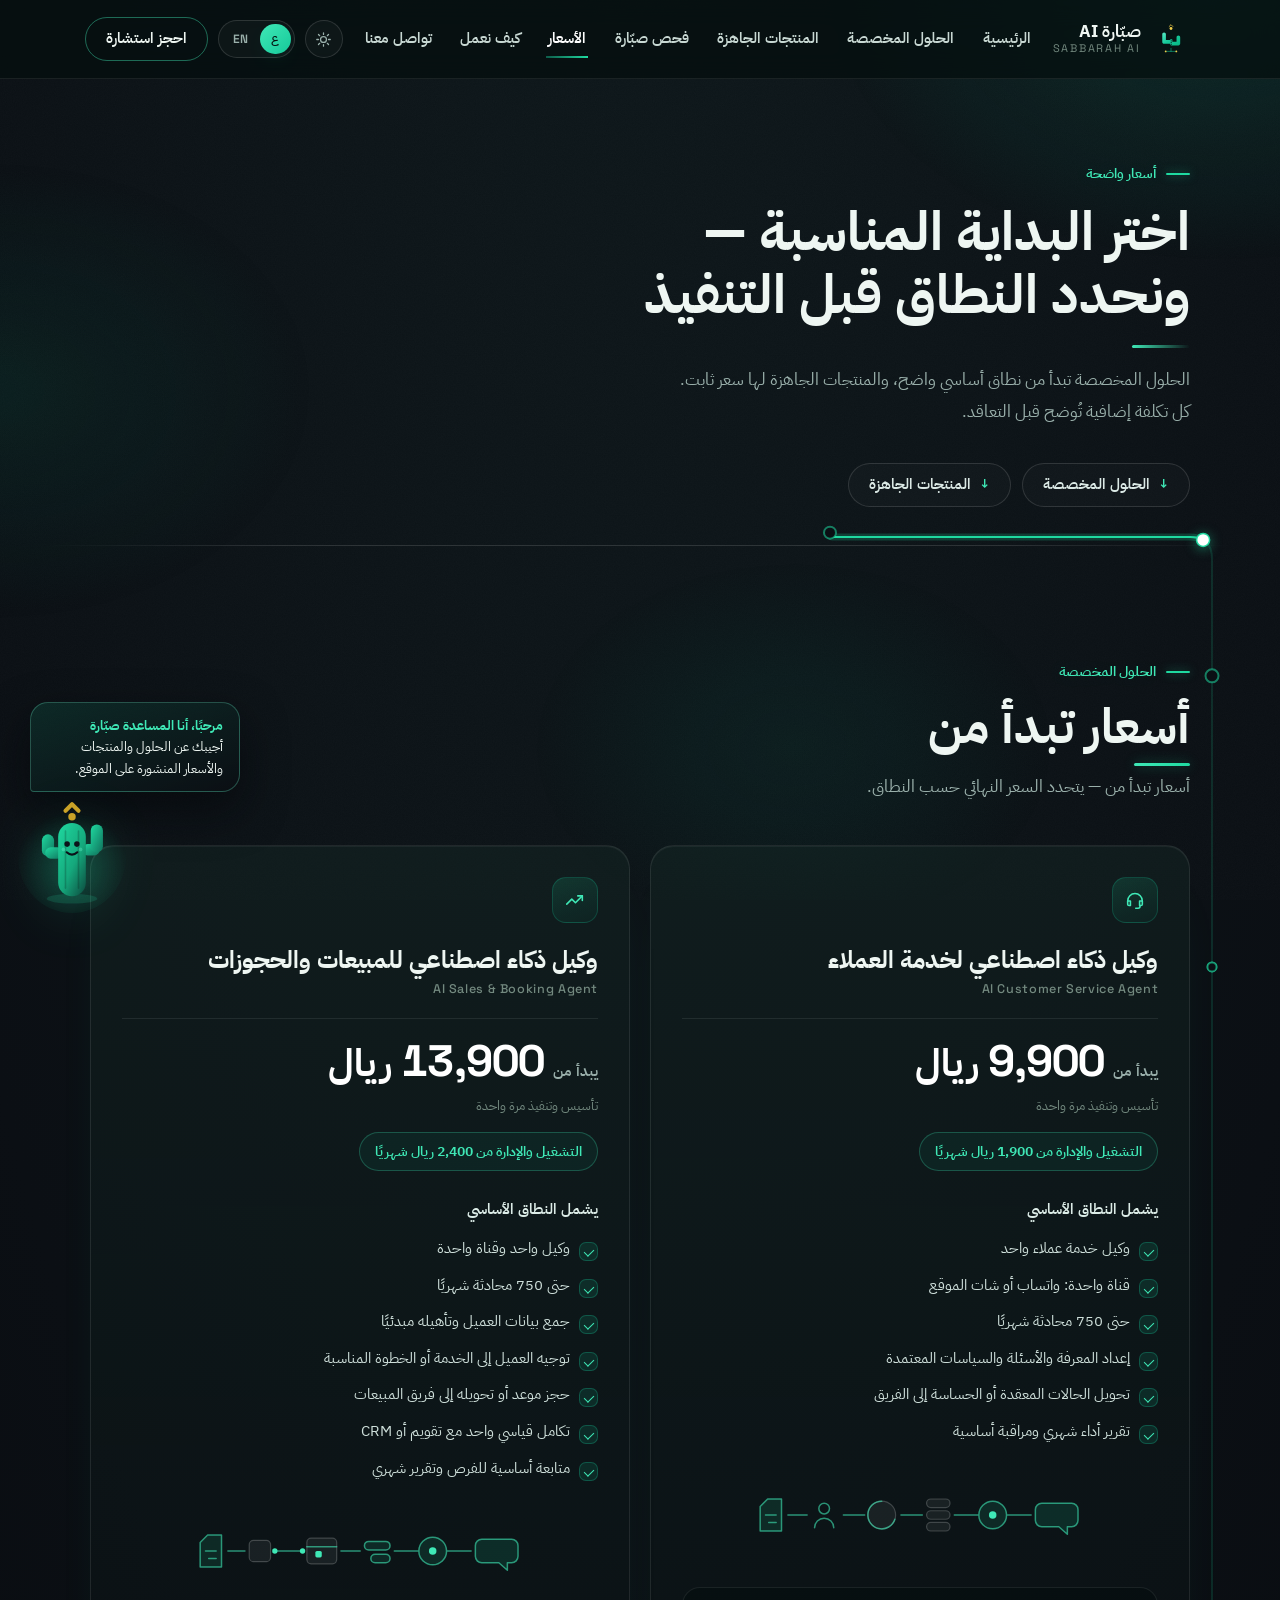
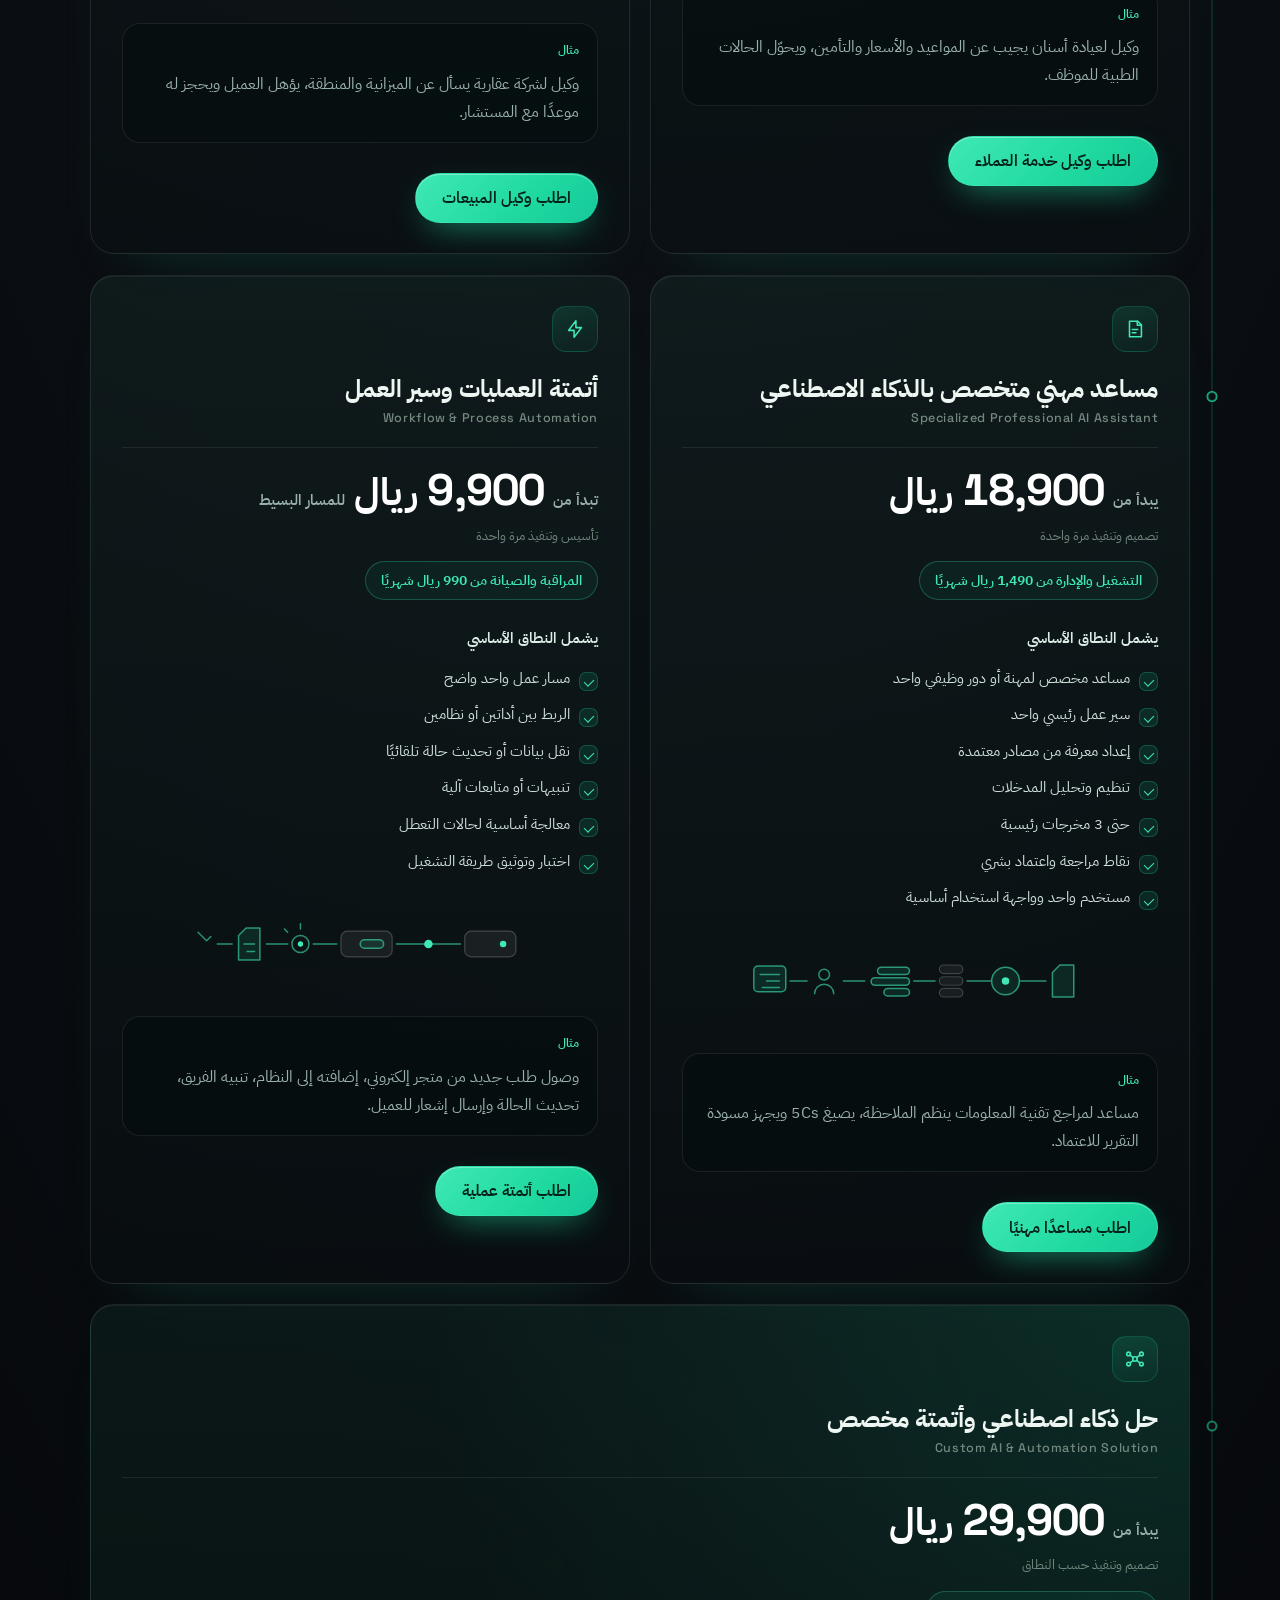
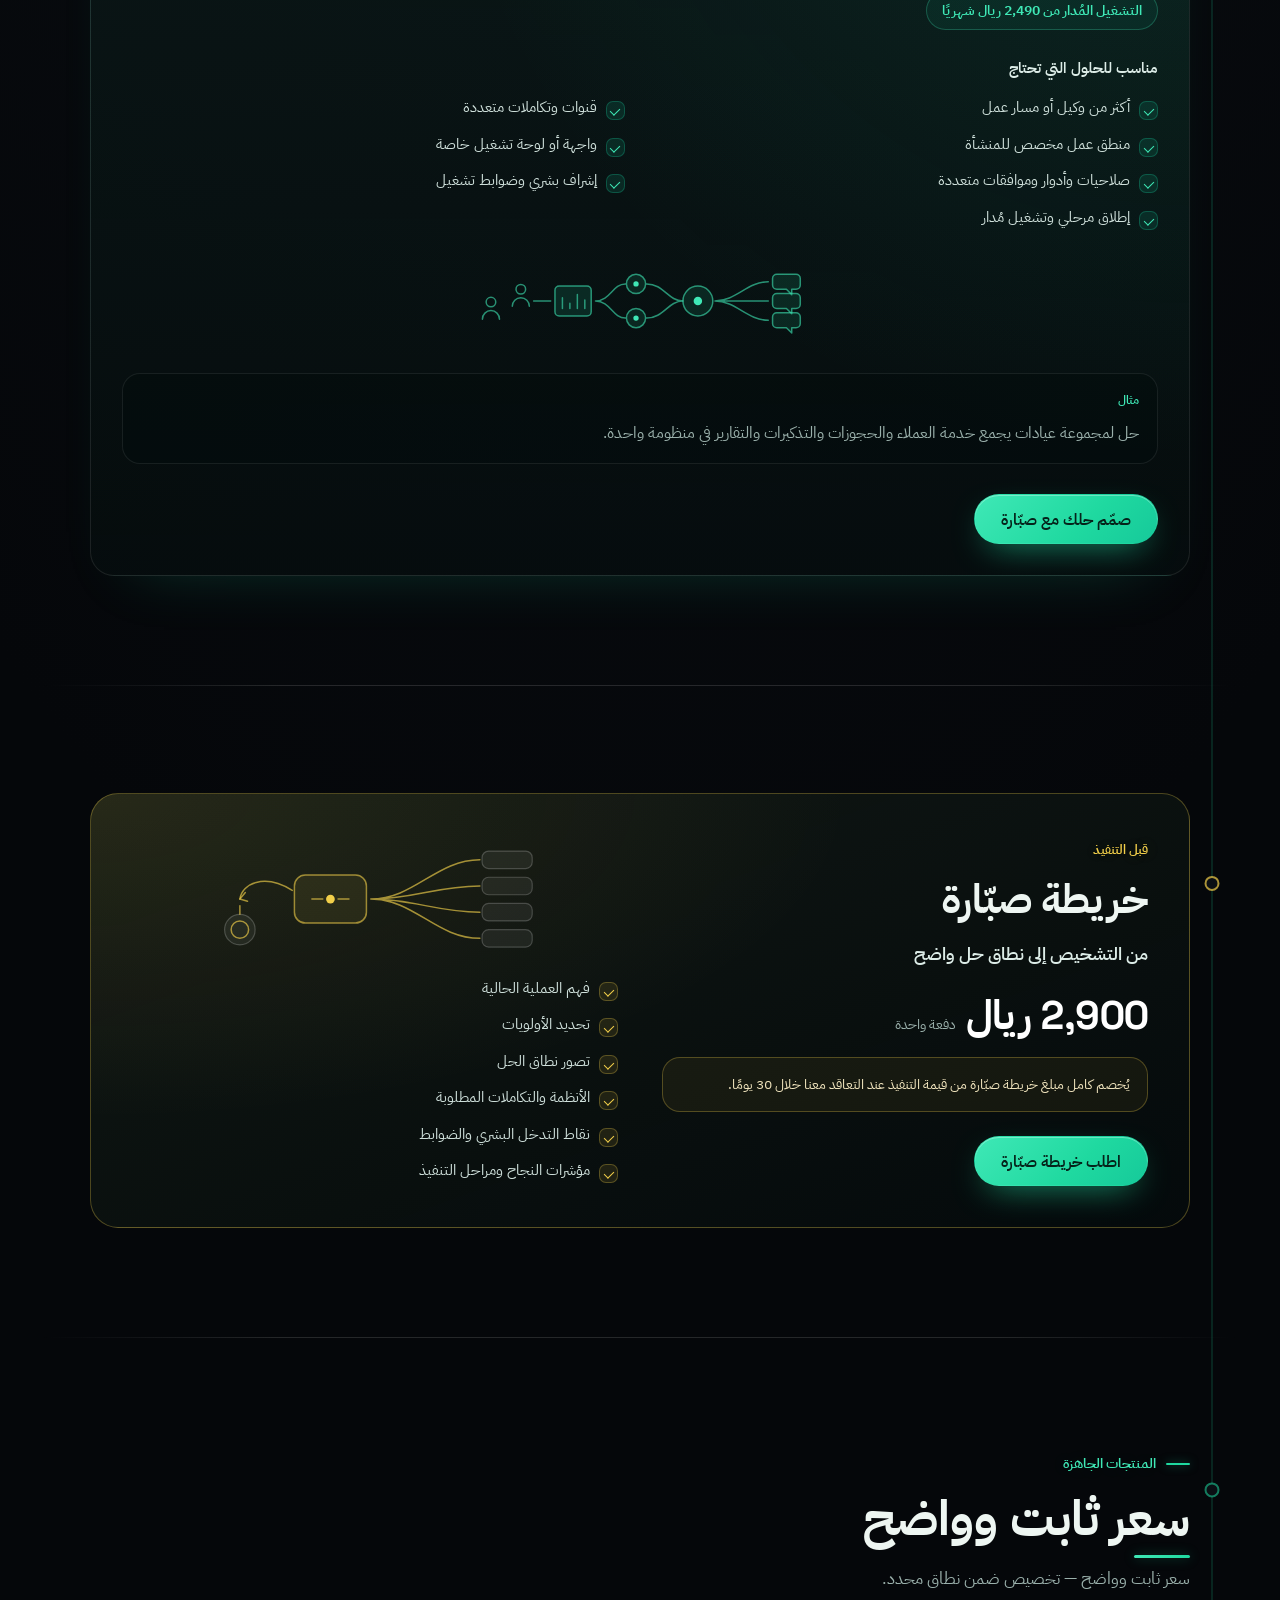
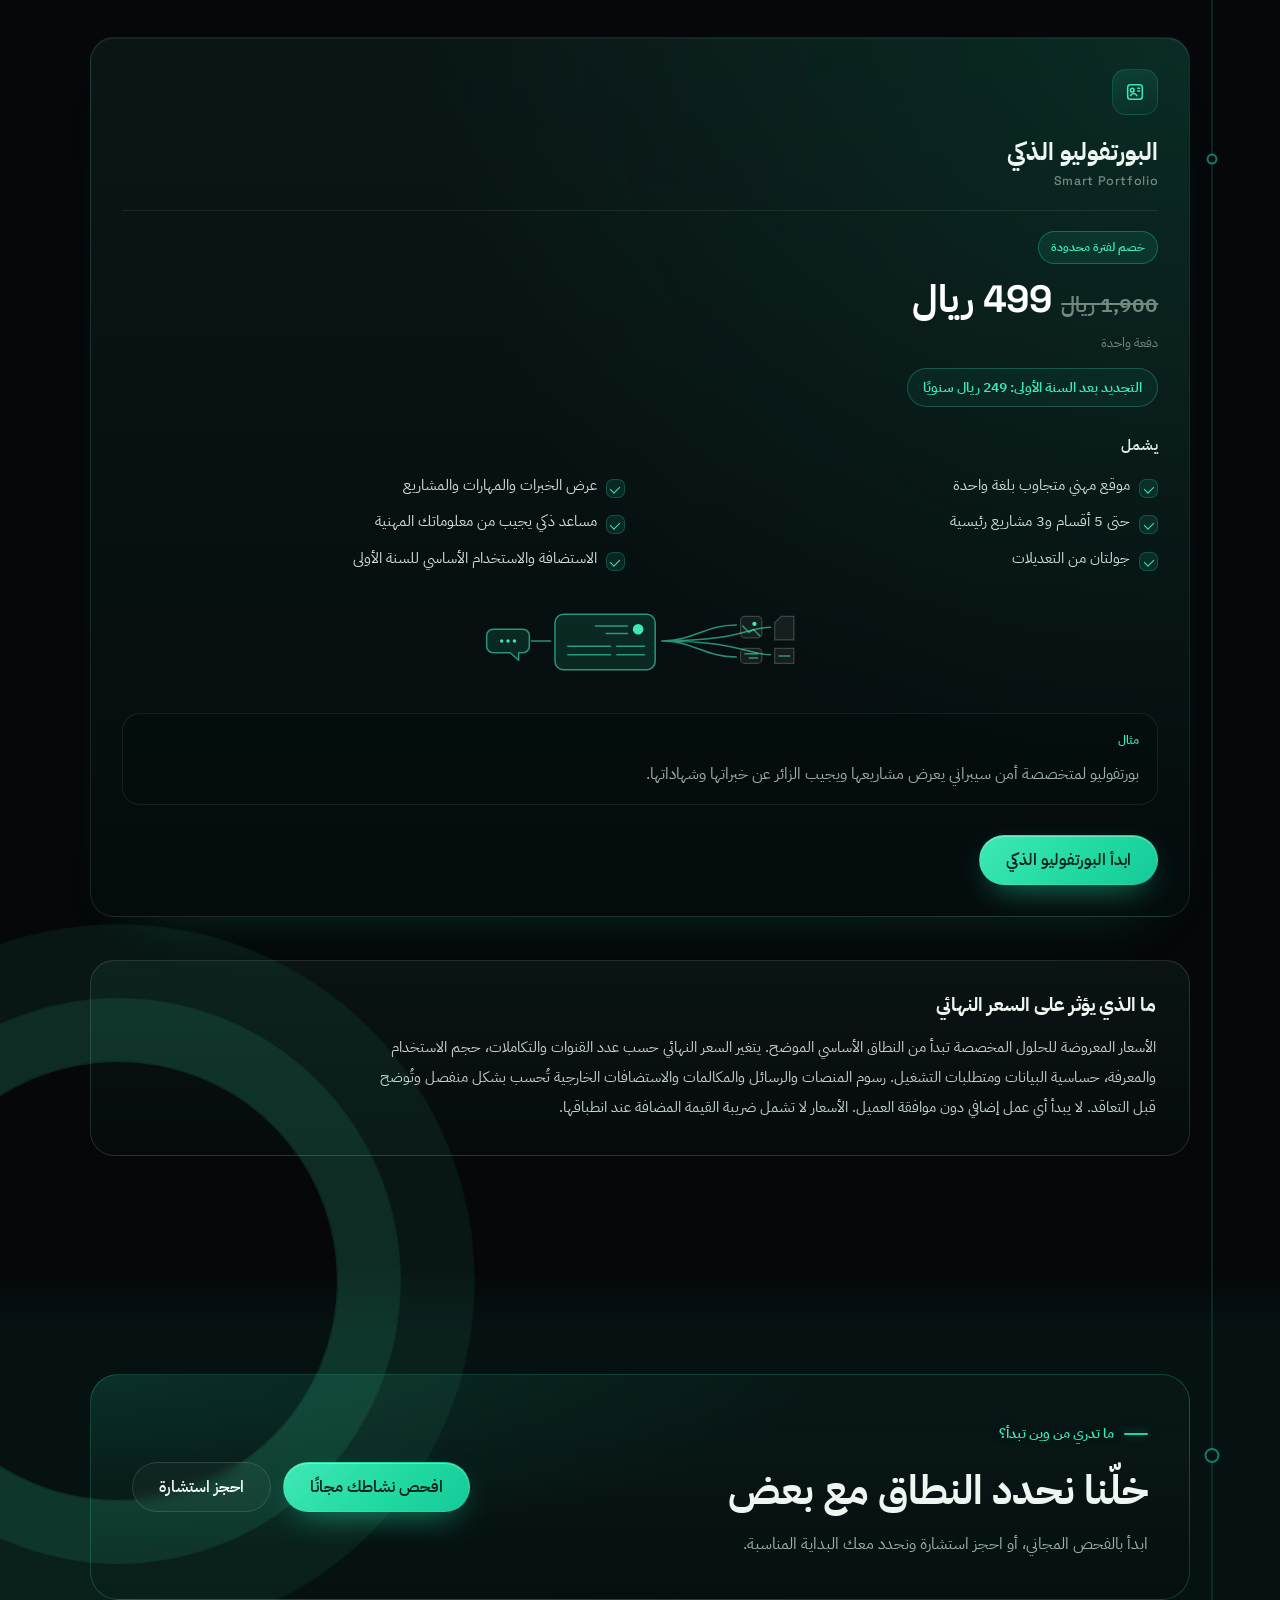
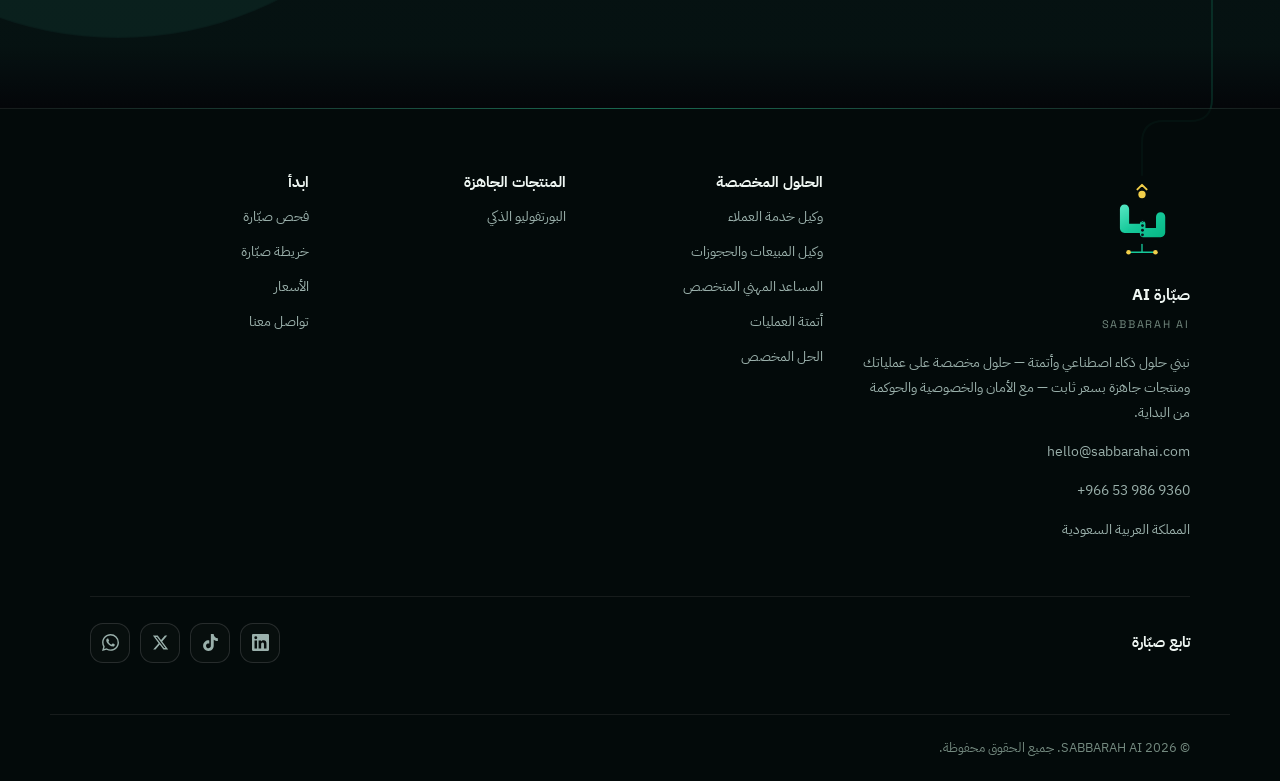
<file: pricing.html>
<!DOCTYPE html>
<html lang="ar" dir="rtl">
<head>
<meta charset="UTF-8">
<meta name="viewport" content="width=device-width, initial-scale=1.0">
<title data-en="Pricing | SABBARAH AI">الأسعار | صبّارة AI</title>
<meta name="description"
      content="أسعار صبّارة AI — الحلول المخصصة تبدأ من نطاق أساسي واضح، والمنتجات الجاهزة بسعر ثابت. كل تكلفة إضافية تُوضح قبل التعاقد."
      data-en-content="SABBARAH AI pricing — custom solutions start from a clearly defined base scope, and ready products have fixed prices. Any additional cost is explained before engagement.">
<link rel="icon" href="assets/logo.svg" type="image/svg+xml">
<link rel="canonical" href="https://sabbarahai.com/pricing.html">
<meta name="theme-color" content="#0B0F14">
<meta property="og:type" content="website">
<meta property="og:site_name" content="SABBARAH AI">
<meta property="og:locale" content="ar_SA">
<meta property="og:url" content="https://sabbarahai.com/pricing.html">
<meta property="og:title" content="الأسعار | صبّارة AI">
<meta property="og:description" content="أسعار صبّارة AI — الحلول المخصصة تبدأ من نطاق أساسي واضح، والمنتجات الجاهزة بسعر ثابت. كل تكلفة إضافية تُوضح قبل التعاقد.">
<meta property="og:image" content="https://sabbarahai.com/assets/Logo_Avatar_512x512.png">
<meta name="twitter:card" content="summary">
<meta name="twitter:site" content="@sabbarahai">

<!-- اللغة والمظهر المحفوظان يُطبّقان قبل الرسم لمنع الوميض؛ والبطاقة المقصودة تحمل اسم الانتقال -->
<script>
(function(){
  var d=document.documentElement;
  d.classList.add('js');
  try{
    if(localStorage.getItem('sabbarah-theme')==='light')d.setAttribute('data-theme','light');
    var l=localStorage.getItem('sabbarah-lang')==='en'?'en':'ar';
    d.setAttribute('data-lang',l);
    if(l==='en'){d.lang='en';d.dir='ltr';setTimeout(function(){d.classList.add('i18n-ready')},900);}
    else{d.classList.add('i18n-ready');}
    var h=(location.hash||'').slice(1);
    if(/^[a-z-]+$/.test(h))d.setAttribute('data-vt',h);
  }catch(e){d.classList.add('i18n-ready');}
})();
</script>

<link rel="preload" href="assets/fonts/plex-arabic-700-arab.woff2" as="font" type="font/woff2" crossorigin>
<link rel="preload" href="assets/fonts/plex-arabic-400-arab.woff2" as="font" type="font/woff2" crossorigin>
<link rel="preload" href="assets/fonts/space-grotesk-var.woff2" as="font" type="font/woff2" crossorigin>
<link rel="stylesheet" href="css/fonts.css">
<link rel="stylesheet" href="css/zahra.css">
<link rel="stylesheet" href="css/glow.css">
<link rel="stylesheet" href="css/depth.css">
<link rel="stylesheet" href="css/journey.css">
<script type="speculationrules">{"prerender":[{"urls":["index.html"],"eagerness":"moderate"}]}</script>
</head>
<body>

<div class="ambient" aria-hidden="true">
  <div class="ambient__bake"></div>
  <div class="ambient__caustic"></div>
</div>
<div class="grain" aria-hidden="true"></div>

<svg width="0" height="0" aria-hidden="true" style="position:absolute">
  <defs>
    <linearGradient id="logoGrad" x1="0" y1="0" x2=".85" y2="1">
      <stop offset="0%" stop-color="#58E8C5"/><stop offset="55%" stop-color="#16C99A"/>
      <stop offset="100%" stop-color="#08B987"/>
    </linearGradient>
    <symbol id="logo" viewBox="0 0 1000 1000">
      <path class="lg-apex" d="M452 171 L500 123 L548 171" fill="none" stroke="#F2CF4A" stroke-width="20" stroke-linecap="round" stroke-linejoin="round"/>
      <circle class="lg-apex" cx="500" cy="224" r="38" fill="#F2CF4A"/>
      <path fill="url(#logoGrad)" d="M318 328 C291 328 270 349 270 376 L270 576 C270 603 291 624 318 624 L478 624 L478 639 C478 655 491 668 507 668 L694 668 C721 668 742 647 742 620 L742 458 C742 431 721 410 694 410 C667 410 646 431 646 458 L646 572 L536 572 L536 529 C536 513 523 500 507 500 C491 500 478 513 478 529 L478 528 L366 528 L366 376 C366 349 345 328 318 328 Z"/>
      <circle class="lg-ring" cx="505" cy="500" r="13" fill="none" stroke="#0C1219" stroke-width="7"/>
      <circle class="lg-n1" cx="505" cy="548" r="15" fill="#0C1219"/>
      <circle class="lg-n2" cx="505" cy="596" r="15" fill="#0C1219"/>
      <circle class="lg-n3" cx="505" cy="644" r="15" fill="#0C1219"/>
      <g stroke="#16C99A" stroke-width="14" stroke-linecap="round" fill="none">
        <path d="M500 745 L500 826"/><path d="M360 826 L640 826"/>
      </g>
      <circle cx="360" cy="826" r="24" fill="#F2CF4A"/>
      <circle cx="640" cy="826" r="24" fill="#F2CF4A"/>
    </symbol>
  </defs>
</svg>

<!-- ============ HEADER ============ -->
<header class="site-header" id="top">
  <div class="container nav">
    <a class="brand" href="index.html" aria-label="صبّارة AI — الرئيسية" data-en-aria-label="SABBARAH AI — Home">
      <svg class="brand__icon" aria-hidden="true"><use href="#logo"/></svg>
      <span class="brand__text">
        <strong data-en="SABBARAH AI">صبّارة AI</strong>
        <em data-en="صبّارة AI">SABBARAH AI</em>
        <span class="brand__now" aria-hidden="true"></span>
      </span>
    </a>

    <nav class="nav-menu" id="navMenu" aria-label="التنقل الرئيسي" data-en-aria-label="Main navigation">
      <a href="index.html" data-en="Home">الرئيسية</a>
      <a href="#custom-solutions" data-en="Custom Solutions">الحلول المخصصة</a>
      <a href="#ready-products" data-en="Ready Products">المنتجات الجاهزة</a>
      <a href="index.html#scan" data-en="Sabbarah Scan">فحص صبّارة</a>
      <a href="pricing.html" aria-current="page" data-en="Pricing">الأسعار</a>
      <a href="index.html#process" data-nav-optional data-en="How We Work">كيف نعمل</a>
      <a href="index.html#contact" data-en="Contact">تواصل معنا</a>
    </nav>

    <div class="nav-actions">
      <button class="theme-toggle" type="button" aria-pressed="false" aria-label="تبديل المظهر" data-en-aria-label="Toggle theme">
        <svg class="tt-sun" viewBox="0 0 24 24" aria-hidden="true"><circle cx="12" cy="12" r="4.2"/><path d="M12 2.5v2.4M12 19.1v2.4M2.5 12h2.4M19.1 12h2.4M4.9 4.9l1.7 1.7M17.4 17.4l1.7 1.7M19.1 4.9l-1.7 1.7M6.6 17.4l-1.7 1.7"/></svg>
        <svg class="tt-moon" viewBox="0 0 24 24" aria-hidden="true"><path d="M20.2 13.6A8.2 8.2 0 0 1 10.4 3.8a8.2 8.2 0 1 0 9.8 9.8Z"/></svg>
      </button>
      <div class="lang-switch" role="group" aria-label="اللغة" data-en-aria-label="Language">
        <button type="button" data-lang-btn="ar" aria-pressed="true" lang="ar">ع</button>
        <button type="button" data-lang-btn="en" aria-pressed="false" lang="en">EN</button>
      </div>
      <a class="button button--outline" href="https://calendar.app.google/QceQcMgBjPm7fMYY8" target="_blank" rel="noopener" data-en="Book a consultation">احجز استشارة</a>
      <button class="nav-toggle" type="button" aria-expanded="false" aria-controls="navMenu" aria-label="فتح القائمة" data-en-aria-label="Open menu"><span></span><span></span><span></span></button>
    </div>
  </div>
</header>

<main id="main">
  <!-- ============ PRICING HERO ============ -->
  <section class="pricing-hero">
    <div class="container">
      <div class="section-heading reveal">
        <span class="eyebrow" data-en="Clear Pricing">أسعار واضحة</span>
        <h1 data-en="Choose the right starting point — we define the scope before implementation">اختر البداية المناسبة — ونحدد النطاق قبل التنفيذ</h1>
        <p class="pricing-hero__sub" data-en="Custom solutions start from a clearly defined base scope, while ready products have fixed prices. Any additional cost is explained before engagement.">الحلول المخصصة تبدأ من نطاق أساسي واضح، والمنتجات الجاهزة لها سعر ثابت. كل تكلفة إضافية تُوضح قبل التعاقد.</p>
        <div class="jump-pills">
          <a class="jump-pill" href="#custom-solutions"><i>↓</i><span data-en="Custom Solutions">الحلول المخصصة</span></a>
          <a class="jump-pill" href="#ready-products"><i>↓</i><span data-en="Ready Products">المنتجات الجاهزة</span></a>
        </div>
      </div>
    </div>
  </section>

  <!-- ============ الحلول المخصصة ============ -->
  <section class="section pricing-section" id="custom-solutions">
    <div class="container">
      <div class="section-heading reveal">
        <span class="eyebrow" data-en="Custom Solutions">الحلول المخصصة</span>
        <h2 data-en="Starting prices">أسعار تبدأ من</h2>
        <p data-en="Starting prices — the final price depends on the agreed scope.">أسعار تبدأ من — يتحدد السعر النهائي حسب النطاق.</p>
      </div>

      <div class="pricing-grid reveal">

        <!-- 1) وكيل ذكاء اصطناعي لخدمة العملاء -->
        <article class="price-card" id="customer-service-agent">
          <span class="price-card__icon" aria-hidden="true"><svg viewBox="0 0 24 24"><path d="M4 13a8 8 0 0 1 16 0"/><path d="M4 13v3.5a1.5 1.5 0 0 0 1.5 1.5H7v-5H4ZM20 13v3.5a1.5 1.5 0 0 1-1.5 1.5H17v-5h3Z"/><path d="M17.5 18v.8a2.2 2.2 0 0 1-2.2 2.2H12.8"/></svg></span>
          <h3 data-en="AI Customer Service Agent">وكيل ذكاء اصطناعي لخدمة العملاء<span class="price-card__en">AI Customer Service Agent</span></h3>

          <div class="price-card__amount">
            <p class="price-card__price" data-en="<small>From</small> <b>SAR 9,900</b>"><small>يبدأ من</small> <b>9,900</b> ريال</p>
            <p class="price-card__label" data-en="One-time setup and implementation">تأسيس وتنفيذ مرة واحدة</p>
            <p class="price-card__monthly" data-en="Operation and management from SAR 1,900/month">التشغيل والإدارة من 1,900 ريال شهريًا</p>
          </div>

          <p class="price-card__scope" data-en="The base scope includes">يشمل النطاق الأساسي</p>
          <ul class="price-list">
            <li data-en="One customer service agent">وكيل خدمة عملاء واحد</li>
            <li data-en="One channel: WhatsApp or website chat">قناة واحدة: واتساب أو شات الموقع</li>
            <li data-en="Up to 750 conversations per month">حتى 750 محادثة شهريًا</li>
            <li data-en="Set-up of approved knowledge, questions, and policies">إعداد المعرفة والأسئلة والسياسات المعتمدة</li>
            <li data-en="Escalation of complex or sensitive cases to your team">تحويل الحالات المعقدة أو الحساسة إلى الفريق</li>
            <li data-en="Monthly performance report and basic monitoring">تقرير أداء شهري ومراقبة أساسية</li>
          </ul>
          <!-- شكل النطاق: قناة → وكيل → معرفة معتمدة → سقف المحادثات → تحويل لإنسان → تقرير (خطوط فقط) -->
          <svg class="scope" viewBox="0 0 320 90" aria-hidden="true">
            <path class="sc-fill" d="M18 34h28a6 6 0 0 1 6 6v10a6 6 0 0 1-6 6H30l-8 7v-7h-4a6 6 0 0 1-6-6V40a6 6 0 0 1 6-6z"/>
            <path class="sc-line" d="M56 45h22"/>
            <circle class="sc-fill" cx="92" cy="45" r="13"/><circle class="sc-dot" cx="92" cy="45" r="3.5"/>
            <path class="sc-line" d="M106 45h22"/>
            <rect class="sc-soft" x="132" y="30" width="22" height="8" rx="4"/><rect class="sc-soft" x="132" y="41" width="22" height="8" rx="4"/><rect class="sc-soft" x="132" y="52" width="22" height="8" rx="4"/>
            <path class="sc-line" d="M158 45h20"/>
            <circle class="sc-soft" cx="196" cy="45" r="13"/><path class="sc-line" d="M196 32a13 13 0 1 1-12.3 17"/>
            <path class="sc-line" d="M212 45h20"/>
            <circle class="sc-line" cx="250" cy="39" r="5"/><path class="sc-line" d="M241 57a9 9 0 0 1 18 0"/>
            <path class="sc-line" d="M266 45h18"/>
            <path class="sc-fill" d="M290 30h13l7 7v23h-20z"/><path class="sc-line" d="M295 45h10M295 52h7"/>
          </svg>

          <div class="price-card__example">
            <span data-en="Example">مثال</span>
            <p data-en="An agent for a dental clinic that answers questions on appointments, pricing, and insurance, and passes medical cases to a staff member.">وكيل لعيادة أسنان يجيب عن المواعيد والأسعار والتأمين، ويحوّل الحالات الطبية للموظف.</p>
          </div>

          <div class="price-card__actions">
            <a class="button button--primary" href="https://calendar.app.google/QceQcMgBjPm7fMYY8" target="_blank" rel="noopener" data-en="Request the Customer Service Agent">اطلب وكيل خدمة العملاء</a>
          </div>
        </article>

        <!-- 2) وكيل ذكاء اصطناعي للمبيعات والحجوزات -->
        <article class="price-card" id="sales-booking-agent">
          <span class="price-card__icon" aria-hidden="true"><svg viewBox="0 0 24 24"><path d="M3 16.5l5.5-5.5 4 4L20 7.5"/><path d="M15 7.5h5v5"/></svg></span>
          <h3 data-en="AI Sales &amp; Booking Agent">وكيل ذكاء اصطناعي للمبيعات والحجوزات<span class="price-card__en">AI Sales &amp; Booking Agent</span></h3>

          <div class="price-card__amount">
            <p class="price-card__price" data-en="<small>From</small> <b>SAR 13,900</b>"><small>يبدأ من</small> <b>13,900</b> ريال</p>
            <p class="price-card__label" data-en="One-time setup and implementation">تأسيس وتنفيذ مرة واحدة</p>
            <p class="price-card__monthly" data-en="Operation and management from SAR 2,400/month">التشغيل والإدارة من 2,400 ريال شهريًا</p>
          </div>

          <p class="price-card__scope" data-en="The base scope includes">يشمل النطاق الأساسي</p>
          <ul class="price-list">
            <li data-en="One agent and one channel">وكيل واحد وقناة واحدة</li>
            <li data-en="Up to 750 conversations per month">حتى 750 محادثة شهريًا</li>
            <li data-en="Capturing customer details and initial qualification">جمع بيانات العميل وتأهيله مبدئيًا</li>
            <li data-en="Guiding the customer to the right service or next step">توجيه العميل إلى الخدمة أو الخطوة المناسبة</li>
            <li data-en="Booking an appointment or handing over to the sales team">حجز موعد أو تحويله إلى فريق المبيعات</li>
            <li data-en="One standard integration with a calendar or CRM">تكامل قياسي واحد مع تقويم أو CRM</li>
            <li data-en="Basic opportunity follow-up and a monthly report">متابعة أساسية للفرص وتقرير شهري</li>
          </ul>
          <!-- قناة → وكيل → وسوم التأهيل → تقويم → موصل تكامل واحد → تقرير -->
          <svg class="scope" viewBox="0 0 320 90" aria-hidden="true">
            <path class="sc-fill" d="M18 34h28a6 6 0 0 1 6 6v10a6 6 0 0 1-6 6H30l-8 7v-7h-4a6 6 0 0 1-6-6V40a6 6 0 0 1 6-6z"/>
            <path class="sc-line" d="M56 45h22"/>
            <circle class="sc-fill" cx="92" cy="45" r="13"/><circle class="sc-dot" cx="92" cy="45" r="3.5"/>
            <path class="sc-line" d="M106 45h22"/>
            <rect class="sc-fill" x="132" y="36" width="24" height="8" rx="4"/><rect class="sc-fill" x="132" y="48" width="18" height="8" rx="4"/>
            <path class="sc-line" d="M160 45h18"/>
            <rect class="sc-soft" x="182" y="33" width="28" height="24" rx="4"/><path class="sc-line" d="M182 41h28"/><rect class="sc-dot" x="196" y="45" width="6" height="6" rx="1.5"/>
            <path class="sc-line" d="M214 45h26"/><circle class="sc-dot" cx="214" cy="45" r="2.5"/><circle class="sc-dot" cx="240" cy="45" r="2.5"/>
            <rect class="sc-soft" x="244" y="35" width="20" height="20" rx="4"/>
            <path class="sc-line" d="M268 45h16"/>
            <path class="sc-fill" d="M290 30h13l7 7v23h-20z"/><path class="sc-line" d="M295 45h10M295 52h7"/>
          </svg>

          <div class="price-card__example">
            <span data-en="Example">مثال</span>
            <p data-en="An agent for a real estate company that asks about budget and area, qualifies the client, and books an appointment with an advisor.">وكيل لشركة عقارية يسأل عن الميزانية والمنطقة، يؤهل العميل ويحجز له موعدًا مع المستشار.</p>
          </div>

          <div class="price-card__actions">
            <a class="button button--primary" href="https://calendar.app.google/QceQcMgBjPm7fMYY8" target="_blank" rel="noopener" data-en="Request the Sales Agent">اطلب وكيل المبيعات</a>
          </div>
        </article>

        <!-- 3) مساعد مهني متخصص بالذكاء الاصطناعي -->
        <article class="price-card" id="professional-ai-assistant">
          <span class="price-card__icon" aria-hidden="true"><svg viewBox="0 0 24 24"><path d="M6 3.5h9l4 4V20.5H6z"/><path d="M14.5 3.5V8H19"/><path d="M9 12.5h6M9 16h4"/></svg></span>
          <h3 data-en="Specialized Professional AI Assistant">مساعد مهني متخصص بالذكاء الاصطناعي<span class="price-card__en">Specialized Professional AI Assistant</span></h3>

          <div class="price-card__amount">
            <p class="price-card__price" data-en="<small>From</small> <b>SAR 18,900</b>"><small>يبدأ من</small> <b>18,900</b> ريال</p>
            <p class="price-card__label" data-en="One-time design and implementation">تصميم وتنفيذ مرة واحدة</p>
            <p class="price-card__monthly" data-en="Operation and management from SAR 1,490/month">التشغيل والإدارة من 1,490 ريال شهريًا</p>
          </div>

          <p class="price-card__scope" data-en="The base scope includes">يشمل النطاق الأساسي</p>
          <ul class="price-list">
            <li data-en="An assistant dedicated to one profession or role">مساعد مخصص لمهنة أو دور وظيفي واحد</li>
            <li data-en="One primary workflow">سير عمل رئيسي واحد</li>
            <li data-en="Knowledge set up from approved sources">إعداد معرفة من مصادر معتمدة</li>
            <li data-en="Organising and analysing inputs">تنظيم وتحليل المدخلات</li>
            <li data-en="Up to 3 primary outputs">حتى 3 مخرجات رئيسية</li>
            <li data-en="Human review and approval checkpoints">نقاط مراجعة واعتماد بشري</li>
            <li data-en="One user and a basic interface">مستخدم واحد وواجهة استخدام أساسية</li>
          </ul>
          <!-- ملف يدخل → مساعد → مصادر معتمدة → ثلاث مخرجات → اعتماد بشري → واجهة أساسية -->
          <svg class="scope" viewBox="0 0 320 90" aria-hidden="true">
            <path class="sc-fill" d="M16 30h13l7 7v23H16z"/>
            <path class="sc-line" d="M42 45h24"/>
            <circle class="sc-fill" cx="80" cy="45" r="13"/><circle class="sc-dot" cx="80" cy="45" r="3.5"/>
            <path class="sc-line" d="M94 45h22"/>
            <rect class="sc-soft" x="120" y="30" width="22" height="8" rx="4"/><rect class="sc-soft" x="120" y="41" width="22" height="8" rx="4"/><rect class="sc-soft" x="120" y="52" width="22" height="8" rx="4"/>
            <path class="sc-line" d="M146 45h20"/>
            <rect class="sc-fill" x="170" y="32" width="30" height="7" rx="3.5"/><rect class="sc-fill" x="170" y="42" width="36" height="7" rx="3.5"/><rect class="sc-fill" x="170" y="52" width="24" height="7" rx="3.5"/>
            <path class="sc-line" d="M212 45h20"/>
            <circle class="sc-line" cx="250" cy="39" r="5"/><path class="sc-line" d="M241 57a9 9 0 0 1 18 0"/>
            <path class="sc-line" d="M266 45h16"/>
            <rect class="sc-fill" x="286" y="31" width="30" height="24" rx="4"/><path class="sc-line" d="M292 39h18M292 45h12M292 51h16"/>
          </svg>

          <div class="price-card__example">
            <span data-en="Example">مثال</span>
            <p data-en="An assistant for an IT auditor that organises the observation, drafts the 5Cs, and prepares the report draft for approval.">مساعد لمراجع تقنية المعلومات ينظم الملاحظة، يصيغ 5Cs ويجهز مسودة التقرير للاعتماد.</p>
          </div>

          <div class="price-card__actions">
            <a class="button button--primary" href="https://calendar.app.google/QceQcMgBjPm7fMYY8" target="_blank" rel="noopener" data-en="Request a Professional Assistant">اطلب مساعدًا مهنيًا</a>
          </div>
        </article>

        <!-- 4) أتمتة العمليات وسير العمل -->
        <article class="price-card" id="workflow-automation">
          <span class="price-card__icon" aria-hidden="true"><svg viewBox="0 0 24 24"><path d="M13 3 5 13.5h6L11 21l8-10.5h-6L13 3Z"/></svg></span>
          <h3 data-en="Workflow &amp; Process Automation">أتمتة العمليات وسير العمل<span class="price-card__en">Workflow &amp; Process Automation</span></h3>

          <div class="price-card__amount">
            <p class="price-card__price" data-en="<small>From</small> <b>SAR 9,900</b> <small>for a simple workflow</small>"><small>تبدأ من</small> <b>9,900</b> ريال <small>للمسار البسيط</small></p>
            <p class="price-card__label" data-en="One-time setup and implementation">تأسيس وتنفيذ مرة واحدة</p>
            <p class="price-card__monthly" data-en="Monitoring and maintenance from SAR 990/month">المراقبة والصيانة من 990 ريال شهريًا</p>
          </div>

          <p class="price-card__scope" data-en="The base scope includes">يشمل النطاق الأساسي</p>
          <ul class="price-list">
            <li data-en="One clearly defined workflow">مسار عمل واحد واضح</li>
            <li data-en="Connection between two tools or systems">الربط بين أداتين أو نظامين</li>
            <li data-en="Automatic data transfer or status updates">نقل بيانات أو تحديث حالة تلقائيًا</li>
            <li data-en="Automated alerts or follow-ups">تنبيهات أو متابعات آلية</li>
            <li data-en="Basic handling of failure cases">معالجة أساسية لحالات التعطل</li>
            <li data-en="Testing and documentation of how it runs">اختبار وتوثيق طريقة التشغيل</li>
          </ul>
          <!-- نظام أ → رمز يعبر → نظام ب → حالة تتبدل → تنبيه → توثيق -->
          <svg class="scope" viewBox="0 0 320 90" aria-hidden="true">
            <rect class="sc-soft" x="14" y="33" width="48" height="24" rx="6"/><circle class="sc-dot" cx="26" cy="45" r="3"/>
            <path class="sc-line" d="M66 45h60"/><circle class="sc-dot" cx="96" cy="45" r="4"/>
            <rect class="sc-soft" x="130" y="33" width="48" height="24" rx="6"/><rect class="sc-fill" x="138" y="41" width="22" height="8" rx="4"/>
            <path class="sc-line" d="M182 45h22"/>
            <circle class="sc-line" cx="216" cy="45" r="8"/><circle class="sc-dot" cx="216" cy="45" r="2.5"/><path class="sc-line" d="M216 31v-5M228 34l3-3"/>
            <path class="sc-line" d="M228 45h20"/>
            <path class="sc-fill" d="M254 30h13l7 7v23h-20z"/><path class="sc-line" d="M259 45h10M259 52h7"/>
            <path class="sc-line" d="M280 45h14"/><path class="sc-line" d="M300 38l4 4 8-8"/>
          </svg>

          <div class="price-card__example">
            <span data-en="Example">مثال</span>
            <p data-en="A new order arrives from an online store, is added to the system, the team is alerted, the status is updated, and the customer is notified.">وصول طلب جديد من متجر إلكتروني، إضافته إلى النظام، تنبيه الفريق، تحديث الحالة وإرسال إشعار للعميل.</p>
          </div>

          <div class="price-card__actions">
            <a class="button button--primary" href="https://calendar.app.google/QceQcMgBjPm7fMYY8" target="_blank" rel="noopener" data-en="Request process automation">اطلب أتمتة عملية</a>
          </div>
        </article>

        <!-- 5) حل ذكاء اصطناعي وأتمتة مخصص -->
        <article class="price-card price-card--wide" id="custom-ai-solution">
          <span class="price-card__icon" aria-hidden="true"><svg viewBox="0 0 24 24"><circle cx="12" cy="12" r="2.4"/><circle cx="5" cy="6.5" r="2"/><circle cx="19" cy="6.5" r="2"/><circle cx="5" cy="17.5" r="2"/><circle cx="19" cy="17.5" r="2"/><path d="M6.6 7.8 10.2 10.6M17.4 7.8 13.8 10.6M6.6 16.2 10.2 13.4M17.4 16.2 13.8 13.4"/></svg></span>
          <h3 data-en="Custom AI &amp; Automation Solution">حل ذكاء اصطناعي وأتمتة مخصص<span class="price-card__en">Custom AI &amp; Automation Solution</span></h3>

          <div class="price-card__amount">
            <p class="price-card__price" data-en="<small>From</small> <b>SAR 29,900</b>"><small>يبدأ من</small> <b>29,900</b> ريال</p>
            <p class="price-card__label" data-en="Design and implementation according to scope">تصميم وتنفيذ حسب النطاق</p>
            <p class="price-card__monthly" data-en="Managed operation from SAR 2,490/month">التشغيل المُدار من 2,490 ريال شهريًا</p>
          </div>

          <p class="price-card__scope" data-en="Suited to solutions that need">مناسب للحلول التي تحتاج</p>
          <ul class="price-list">
            <li data-en="More than one agent or workflow">أكثر من وكيل أو مسار عمل</li>
            <li data-en="Multiple channels and integrations">قنوات وتكاملات متعددة</li>
            <li data-en="Business logic tailored to the organisation">منطق عمل مخصص للمنشأة</li>
            <li data-en="A dedicated interface or operations dashboard">واجهة أو لوحة تشغيل خاصة</li>
            <li data-en="Multiple permissions, roles, and approvals">صلاحيات وأدوار وموافقات متعددة</li>
            <li data-en="Human oversight and operating controls">إشراف بشري وضوابط تشغيل</li>
            <li data-en="Phased launch and managed operation">إطلاق مرحلي وتشغيل مُدار</li>
          </ul>
          <!-- عدة قنوات → منظومة واحدة بعدة وكلاء → لوحة تشغيل → أدوار وإشراف -->
          <svg class="scope" viewBox="0 0 320 90" aria-hidden="true">
            <path class="sc-fill" d="M14 20h18a4 4 0 0 1 4 4v6a4 4 0 0 1-4 4h-9l-5 5v-5h-4a4 4 0 0 1-4-4v-6a4 4 0 0 1 4-4z"/>
            <path class="sc-fill" d="M14 38h18a4 4 0 0 1 4 4v6a4 4 0 0 1-4 4h-9l-5 5v-5h-4a4 4 0 0 1-4-4v-6a4 4 0 0 1 4-4z"/>
            <path class="sc-fill" d="M14 56h18a4 4 0 0 1 4 4v6a4 4 0 0 1-4 4h-9l-5 5v-5h-4a4 4 0 0 1-4-4v-6a4 4 0 0 1 4-4z"/>
            <path class="sc-line" d="M40 27c20 0 30 18 50 18M40 45h50M40 63c20 0 30-18 50-18"/>
            <circle class="sc-fill" cx="106" cy="45" r="14"/><circle class="sc-dot" cx="106" cy="45" r="4"/>
            <path class="sc-line" d="M120 45c14 0 18-16 34-16M120 45c14 0 18 16 34 16"/>
            <circle class="sc-fill" cx="164" cy="29" r="9"/><circle class="sc-dot" cx="164" cy="29" r="2.5"/>
            <circle class="sc-fill" cx="164" cy="61" r="9"/><circle class="sc-dot" cx="164" cy="61" r="2.5"/>
            <path class="sc-line" d="M174 29c12 0 14 16 28 16M174 61c12 0 14-16 28-16"/>
            <rect class="sc-fill" x="206" y="31" width="34" height="28" rx="4"/><path class="sc-line" d="M212 52v-8M219 52v-13M226 52v-5M233 52v-10"/>
            <path class="sc-line" d="M244 45h16"/>
            <circle class="sc-line" cx="272" cy="34" r="4.5"/><path class="sc-line" d="M264 50a8 8 0 0 1 16 0"/>
            <circle class="sc-line" cx="300" cy="46" r="4.5"/><path class="sc-line" d="M292 62a8 8 0 0 1 16 0"/>
          </svg>

          <div class="price-card__example">
            <span data-en="Example">مثال</span>
            <p data-en="A solution for a group of clinics that brings customer service, bookings, reminders, and reporting into a single system.">حل لمجموعة عيادات يجمع خدمة العملاء والحجوزات والتذكيرات والتقارير في منظومة واحدة.</p>
          </div>

          <div class="price-card__actions">
            <a class="button button--primary" href="https://calendar.app.google/QceQcMgBjPm7fMYY8" target="_blank" rel="noopener" data-en="Design your solution with Sabbarah">صمّم حلك مع صبّارة</a>
          </div>
        </article>

      </div>
    </div>
  </section>

  <!-- ============ خريطة صبّارة ============ -->
  <section class="section pricing-section" id="sabbarah-map">
    <div class="container">
      <div class="map-strip reveal">
        <div class="map-strip__copy">
          <span class="map-strip__label" data-en="Before implementation">قبل التنفيذ</span>
          <h2 data-en="Sabbarah Map">خريطة صبّارة</h2>
          <p class="map-strip__sub" data-en="From diagnosis to a clear solution scope">من التشخيص إلى نطاق حل واضح</p>
          <div class="map-strip__amount">
            <b data-en="SAR 2,900">2,900 ريال</b>
            <small data-en="One-time">دفعة واحدة</small>
          </div>
          <p class="map-strip__credit" data-en="The full Sabbarah Map fee is credited against the implementation cost when you contract with us within 30 days.">يُخصم كامل مبلغ خريطة صبّارة من قيمة التنفيذ عند التعاقد معنا خلال 30 يومًا.</p>
          <div class="map-strip__actions">
            <a class="button button--primary" href="https://calendar.app.google/QceQcMgBjPm7fMYY8" target="_blank" rel="noopener" data-en="Request Sabbarah Map">اطلب خريطة صبّارة</a>
          </div>
        </div>

        <div class="map-strip__scope">
          <!-- أربع مجموعات مخرجات تتلاقى في التنفيذ، والخصم يعود سهمًا إلى الرسم -->
          <svg class="scope" viewBox="0 0 320 110" aria-hidden="true">
            <rect class="sc-soft" x="16" y="12" width="46" height="16" rx="6"/><rect class="sc-soft" x="16" y="36" width="46" height="16" rx="6"/><rect class="sc-soft" x="16" y="60" width="46" height="16" rx="6"/><rect class="sc-soft" x="16" y="84" width="46" height="16" rx="6"/>
            <path class="sc-line" d="M64 20c40 0 60 36 100 36M64 44c40 0 60 12 100 12M64 68c40 0 60-12 100-12M64 92c40 0 60-36 100-36"/>
            <rect class="sc-fill" x="168" y="34" width="66" height="44" rx="10"/><circle class="sc-dot" cx="201" cy="56" r="4"/><path class="sc-line" d="M184 56h10M208 56h10"/>
            <path class="sc-line" d="M236 48c26-16 46-6 48 8"/><path class="sc-line" d="M279 50l5 6-7 2"/>
            <circle class="sc-soft" cx="284" cy="84" r="14"/><circle class="sc-line" cx="284" cy="84" r="8"/>
            <path class="sc-line" d="M284 62v8"/>
          </svg>
          <ul class="price-list">
            <li data-en="Understanding the current process">فهم العملية الحالية</li>
            <li data-en="Setting priorities">تحديد الأولويات</li>
            <li data-en="Defining the solution scope">تصور نطاق الحل</li>
            <li data-en="The systems and integrations required">الأنظمة والتكاملات المطلوبة</li>
            <li data-en="Human intervention points and controls">نقاط التدخل البشري والضوابط</li>
            <li data-en="Success metrics and implementation phases">مؤشرات النجاح ومراحل التنفيذ</li>
          </ul>
        </div>
      </div>
    </div>
  </section>

  <!-- ============ المنتجات الجاهزة ============ -->
  <section class="section pricing-section" id="ready-products">
    <div class="container">
      <div class="section-heading reveal">
        <span class="eyebrow" data-en="Ready Products">المنتجات الجاهزة</span>
        <h2 data-en="Clear fixed pricing">سعر ثابت وواضح</h2>
        <p data-en="Clear fixed pricing — customization within a defined scope.">سعر ثابت وواضح — تخصيص ضمن نطاق محدد.</p>
      </div>

      <div class="pricing-grid reveal">
        <article class="price-card price-card--wide" id="smart-portfolio">
          <span class="price-card__icon" aria-hidden="true"><svg viewBox="0 0 24 24"><rect x="4" y="4" width="16" height="16" rx="3"/><circle cx="9" cy="10" r="2"/><path d="M7 16c.8-1.6 2-2.4 3.6-2.4S13.4 14.4 14 16M15 8h2M15 11h2"/></svg></span>
          <h3 data-en="Smart Portfolio">البورتفوليو الذكي<span class="price-card__en">Smart Portfolio</span></h3>

          <div class="price-card__amount">
            <span class="tag tag--offer" data-en="Limited-time offer">خصم لفترة محدودة</span>
            <p class="price-card__price" data-en="<s class='price-was'><span class='sr-only'>Was: </span>SAR 1,900</s> <span class='price-now'>SAR 499</span>"><s class="price-was"><span class="sr-only">السعر قبل الخصم: </span>1,900 ريال</s> <span class="price-now">499 ريال</span></p>
            <p class="price-card__label" data-en="One-time">دفعة واحدة</p>
            <p class="price-card__monthly" data-en="Renewal after the first year: SAR 249/year">التجديد بعد السنة الأولى: 249 ريال سنويًا</p>
          </div>

          <p class="price-card__scope" data-en="What you receive">يشمل</p>
          <ul class="price-list">
            <li data-en="A responsive professional site in one language">موقع مهني متجاوب بلغة واحدة</li>
            <li data-en="Presentation of your experience, skills, and projects">عرض الخبرات والمهارات والمشاريع</li>
            <li data-en="Up to 5 sections and 3 main projects">حتى 5 أقسام و3 مشاريع رئيسية</li>
            <li data-en="An AI assistant that answers from your professional information">مساعد ذكي يجيب من معلوماتك المهنية</li>
            <li data-en="Two rounds of revisions">جولتان من التعديلات</li>
            <li data-en="Hosting and basic usage for the first year">الاستضافة والاستخدام الأساسي للسنة الأولى</li>
          </ul>
          <!-- شذرات (ملف، رابط، صورة، منشور) تصير صفحة واحدة ومعها مساعد -->
          <svg class="scope" viewBox="0 0 320 90" aria-hidden="true">
            <path class="sc-soft" d="M16 22h12l6 6v16H16z"/><path class="sc-soft" d="M16 52h18v14H16z"/><path class="sc-line" d="M20 59h10"/>
            <rect class="sc-soft" x="46" y="22" width="20" height="20" rx="4"/><circle class="sc-dot" cx="53" cy="29" r="2"/><path class="sc-line" d="M48 40l6-6 4 3 6-6"/>
            <rect class="sc-soft" x="46" y="52" width="20" height="14" rx="4"/><path class="sc-line" d="M50 57h12M50 61h8"/>
            <path class="sc-line" d="M70 30c30 0 40 15 70 15M70 60c30 0 40-15 70-15M38 32c20 0 30 13 102 13M38 58c20 0 30-13 102-13"/>
            <rect class="sc-fill" x="146" y="20" width="94" height="52" rx="8"/><circle class="sc-dot" cx="162" cy="34" r="5"/><path class="sc-line" d="M172 31h30M172 38h20M156 50h26M156 58h26M188 50h40M188 58h40"/>
            <path class="sc-line" d="M244 45h18"/>
            <path class="sc-fill" d="M270 34h28a6 6 0 0 1 6 6v10a6 6 0 0 1-6 6h-16l-8 7v-7h-4a6 6 0 0 1-6-6V40a6 6 0 0 1 6-6z"/><circle class="sc-dot" cx="278" cy="45" r="1.6"/><circle class="sc-dot" cx="284" cy="45" r="1.6"/><circle class="sc-dot" cx="290" cy="45" r="1.6"/>
          </svg>

          <div class="price-card__example">
            <span data-en="Example">مثال</span>
            <p data-en="A portfolio for a cybersecurity specialist that showcases her projects and answers visitors about her experience and certifications.">بورتفوليو لمتخصصة أمن سيبراني يعرض مشاريعها ويجيب الزائر عن خبراتها وشهاداتها.</p>
          </div>

          <div class="price-card__actions">
            <a class="button button--primary" href="https://calendar.app.google/QceQcMgBjPm7fMYY8" target="_blank" rel="noopener" data-en="Start your Smart Portfolio">ابدأ البورتفوليو الذكي</a>
          </div>
        </article>
      </div>

      <!-- ============ بيان الأسعار ============ -->
      <div class="disclaimer reveal">
        <h3 data-en="What affects the final price">ما الذي يؤثر على السعر النهائي</h3>
        <p data-en="Custom solution prices start from the base scope shown. Final pricing depends on the number of channels and integrations, usage and knowledge volume, data sensitivity, and operating requirements. Third-party platform, messaging, calling, and external hosting fees are charged separately and disclosed before engagement. No additional work begins without client approval. Prices exclude VAT where applicable.">الأسعار المعروضة للحلول المخصصة تبدأ من النطاق الأساسي الموضح. يتغير السعر النهائي حسب عدد القنوات والتكاملات، حجم الاستخدام والمعرفة، حساسية البيانات ومتطلبات التشغيل. رسوم المنصات والرسائل والمكالمات والاستضافات الخارجية تُحسب بشكل منفصل وتُوضح قبل التعاقد. لا يبدأ أي عمل إضافي دون موافقة العميل. الأسعار لا تشمل ضريبة القيمة المضافة عند انطباقها.</p>
      </div>
    </div>
  </section>

  <!-- ============ FINAL CTA ============ -->
  <section class="section cta-section section--field" id="contact">
    <div class="container">
      <div class="cta-card reveal">
        <div>
          <span class="eyebrow" data-en="Not sure where to start?">ما تدري من وين تبدأ؟</span>
          <h2 data-en="Let's define the scope together">خلّنا نحدد النطاق مع بعض</h2>
          <p data-en="Run the free check first, or book a consultation and we'll shape the right starting point with you.">ابدأ بالفحص المجاني، أو احجز استشارة ونحدد معك البداية المناسبة.</p>
        </div>
        <div class="cta-card__actions">
          <a class="button button--primary" href="index.html#scan" data-en="Run your free check">افحص نشاطك مجانًا</a>
          <a class="button button--ghost" href="https://calendar.app.google/QceQcMgBjPm7fMYY8" target="_blank" rel="noopener" data-en="Book a consultation">احجز استشارة</a>
        </div>
      </div>
    </div>
  </section>
</main>

<!-- ============ FOOTER ============ -->
<footer class="footer" id="footer">
  <div class="container footer__grid">
    <div class="footer__brand">
      <svg class="footer__logo" id="footerLogo" aria-hidden="true"><use href="#logo"/></svg>
      <div>
        <strong data-en="SABBARAH AI">صبّارة AI</strong>
        <em data-en="صبّارة AI">SABBARAH AI</em>
      </div>
      <p data-en="We build AI and automation — custom solutions shaped around your operations, and ready products at a fixed price — with security, privacy, and governance from day one.">نبني حلول ذكاء اصطناعي وأتمتة — حلول مخصصة على عملياتك ومنتجات جاهزة بسعر ثابت — مع الأمان والخصوصية والحوكمة من البداية.</p>
      <p><a href="mailto:hello@sabbarahai.com">hello@sabbarahai.com</a></p>
      <p><span><bdi>+966 53 986 9360</bdi></span></p>
      <p><span data-en="Saudi Arabia">المملكة العربية السعودية</span></p>
    </div>

    <div>
      <h3 data-en="Custom Solutions">الحلول المخصصة</h3>
      <a href="#customer-service-agent" data-en="Customer Service Agent">وكيل خدمة العملاء</a>
      <a href="#sales-booking-agent" data-en="Sales &amp; Booking Agent">وكيل المبيعات والحجوزات</a>
      <a href="#professional-ai-assistant" data-en="Specialized Professional Assistant">المساعد المهني المتخصص</a>
      <a href="#workflow-automation" data-en="Process Automation">أتمتة العمليات</a>
      <a href="#custom-ai-solution" data-en="Custom Solution">الحل المخصص</a>
    </div>

    <div>
      <h3 data-en="Ready Products">المنتجات الجاهزة</h3>
      <a href="#smart-portfolio" data-en="Smart Portfolio">البورتفوليو الذكي</a>
    </div>

    <div>
      <h3 data-en="Get Started">ابدأ</h3>
      <a href="index.html#scan" data-en="Sabbarah Scan">فحص صبّارة</a>
      <a href="#sabbarah-map" data-en="Sabbarah Map">خريطة صبّارة</a>
      <a href="pricing.html" data-en="Pricing">الأسعار</a>
      <a href="index.html#contact" data-en="Contact">تواصل معنا</a>
    </div>
  </div>

  <!-- تابع صبّارة -->
  <div class="container">
    <div class="footer__social">
      <h3 data-en="Follow SABBARAH AI">تابع صبّارة</h3>
      <div class="social-links">
        <a class="social-link" href="https://www.linkedin.com/company/sabbarah-ai/" target="_blank" rel="noopener" aria-label="صبّارة AI على LinkedIn" data-en-aria-label="SABBARAH AI on LinkedIn" title="LinkedIn">
          <svg viewBox="0 0 24 24" aria-hidden="true" focusable="false"><path d="M20.447 20.452h-3.554v-5.569c0-1.328-.027-3.037-1.852-3.037-1.853 0-2.136 1.445-2.136 2.939v5.667H9.351V9h3.414v1.561h.046c.477-.9 1.637-1.85 3.37-1.85 3.601 0 4.267 2.37 4.267 5.455v6.286zM5.337 7.433a2.062 2.062 0 0 1-2.063-2.065 2.064 2.064 0 1 1 2.063 2.065zm1.782 13.019H3.555V9h3.564v11.452zM22.225 0H1.771C.792 0 0 .774 0 1.729v20.542C0 23.227.792 24 1.771 24h20.451C23.2 24 24 23.227 24 22.271V1.729C24 .774 23.2 0 22.222 0h.003z"/></svg>
        </a>
        <a class="social-link" href="https://www.tiktok.com/@sabbarh.ai" target="_blank" rel="noopener" aria-label="صبّارة AI على TikTok" data-en-aria-label="SABBARAH AI on TikTok" title="TikTok">
          <svg viewBox="0 0 24 24" aria-hidden="true" focusable="false"><path d="M12.525.02c1.31-.02 2.61-.01 3.91-.02.08 1.53.63 3.09 1.75 4.17 1.12 1.11 2.7 1.62 4.24 1.79v4.03c-1.44-.05-2.89-.35-4.2-.97-.57-.26-1.1-.59-1.62-.93-.01 2.92.01 5.84-.02 8.75-.08 1.4-.54 2.79-1.35 3.94-1.31 1.92-3.58 3.17-5.91 3.21-1.43.08-2.86-.31-4.08-1.03-2.02-1.19-3.44-3.37-3.65-5.71-.02-.5-.03-1-.01-1.49.18-1.9 1.12-3.72 2.58-4.96 1.66-1.44 3.98-2.13 6.15-1.72.02 1.48-.04 2.96-.04 4.44-.99-.32-2.15-.23-3.02.37-.63.41-1.11 1.04-1.36 1.75-.21.51-.15 1.07-.14 1.61.24 1.64 1.82 3.02 3.5 2.87 1.12-.01 2.19-.66 2.77-1.61.19-.33.4-.67.41-1.06.1-1.79.06-3.57.07-5.36.01-4.03-.01-8.05.02-12.07z"/></svg>
        </a>
        <a class="social-link" href="https://x.com/sabbarahai" target="_blank" rel="noopener" aria-label="صبّارة AI على X" data-en-aria-label="SABBARAH AI on X" title="X">
          <svg viewBox="0 0 24 24" aria-hidden="true" focusable="false"><path d="M18.244 2.25h3.308l-7.227 8.26 8.502 11.24H16.17l-5.214-6.817L4.99 21.75H1.68l7.73-8.835L1.254 2.25H8.08l4.713 6.231 5.45-6.231zm-1.161 17.52h1.833L7.084 4.126H5.117l11.966 15.644z"/></svg>
        </a>
        <a class="social-link" href="https://wa.me/966539869360" target="_blank" rel="noopener" aria-label="تواصل مع صبّارة AI على واتساب" data-en-aria-label="Chat with SABBARAH AI on WhatsApp" title="WhatsApp">
          <svg viewBox="0 0 24 24" aria-hidden="true" focusable="false"><path d="M17.472 14.382c-.297-.149-1.758-.867-2.03-.967-.273-.099-.471-.148-.67.15-.197.297-.767.966-.94 1.164-.173.199-.347.223-.644.075-.297-.15-1.255-.463-2.39-1.475-.883-.788-1.48-1.761-1.653-2.059-.173-.297-.018-.458.13-.606.134-.133.298-.347.446-.52.149-.174.198-.298.298-.497.099-.198.05-.371-.025-.52-.075-.149-.669-1.612-.916-2.207-.242-.579-.487-.5-.669-.51a12.8 12.8 0 0 0-.57-.01c-.198 0-.52.074-.792.372-.272.297-1.04 1.016-1.04 2.479 0 1.462 1.065 2.875 1.213 3.074.149.198 2.096 3.2 5.077 4.487.709.306 1.262.489 1.694.625.712.227 1.36.195 1.872.118.571-.085 1.758-.719 2.006-1.413.248-.694.248-1.289.173-1.413-.074-.124-.272-.198-.57-.347m-5.421 7.403h-.004a9.87 9.87 0 0 1-5.031-1.378l-.361-.214-3.741.982.998-3.648-.235-.374a9.86 9.86 0 0 1-1.51-5.26c.001-5.45 4.436-9.884 9.888-9.884 2.64 0 5.122 1.03 6.988 2.898a9.825 9.825 0 0 1 2.893 6.994c-.003 5.45-4.437 9.884-9.885 9.884m8.413-18.297A11.815 11.815 0 0 0 12.05 0C5.495 0 .16 5.335.157 11.892c0 2.096.547 4.142 1.588 5.945L.057 24l6.305-1.654a11.882 11.882 0 0 0 5.683 1.448h.005c6.554 0 11.89-5.335 11.893-11.893a11.821 11.821 0 0 0-3.48-8.413Z"/></svg>
        </a>
      </div>
    </div>
  </div>

  <div class="container footer__bottom">
    <span data-en="© 2026 SABBARAH AI. All rights reserved.">© 2026 SABBARAH AI. جميع الحقوق محفوظة.</span>
  </div>
</footer>

<script src="js/i18n.js" defer></script>
<script src="js/main.js" defer></script>
<script src="js/glow.js" defer></script>
<script src="js/depth.js" defer></script>
<script src="js/journey.js" defer></script>
<script src="js/assistant.js" defer></script>
</body>
</html>
</file>
<file: css/fonts.css>
/* ============================================================
   صبّارة AI — الخطوط المستضافة محليًا (fonts.css)
   Self-hosted fonts: IBM Plex Sans Arabic 400/500/600/700 (Arabic + Latin
   subsets, unicode-range) and Space Grotesk (variable 300-700).
   Open Font License. No third-party request on the critical path.
   Metric-compatible fallbacks keep layout shift under control.
   ============================================================ */
@font-face{font-family:"IBM Plex Sans Arabic";font-style:normal;font-weight:400;font-display:swap;src:url("../assets/fonts/plex-arabic-400-arab.woff2") format("woff2");unicode-range:U+0600-06FF, U+0750-077F, U+0870-088E, U+0890-0891, U+0898-08E1, U+08E3-08FF, U+200C-200E, U+2010-2011, U+204F, U+2E41, U+FB50-FDFF, U+FE70-FEFF}
@font-face{font-family:"IBM Plex Sans Arabic";font-style:normal;font-weight:400;font-display:swap;src:url("../assets/fonts/plex-arabic-400-latin.woff2") format("woff2");unicode-range:U+0000-00FF, U+0131, U+0152-0153, U+02BB-02BC, U+02C6, U+02DA, U+02DC, U+0304, U+0308, U+0329, U+2000-206F, U+2074, U+20AC, U+2122, U+2191, U+2193, U+2212, U+2215, U+FEFF, U+FFFD}
@font-face{font-family:"IBM Plex Sans Arabic";font-style:normal;font-weight:500;font-display:swap;src:url("../assets/fonts/plex-arabic-500-arab.woff2") format("woff2");unicode-range:U+0600-06FF, U+0750-077F, U+0870-088E, U+0890-0891, U+0898-08E1, U+08E3-08FF, U+200C-200E, U+2010-2011, U+204F, U+2E41, U+FB50-FDFF, U+FE70-FEFF}
@font-face{font-family:"IBM Plex Sans Arabic";font-style:normal;font-weight:500;font-display:swap;src:url("../assets/fonts/plex-arabic-500-latin.woff2") format("woff2");unicode-range:U+0000-00FF, U+0131, U+0152-0153, U+02BB-02BC, U+02C6, U+02DA, U+02DC, U+0304, U+0308, U+0329, U+2000-206F, U+2074, U+20AC, U+2122, U+2191, U+2193, U+2212, U+2215, U+FEFF, U+FFFD}
@font-face{font-family:"IBM Plex Sans Arabic";font-style:normal;font-weight:600;font-display:swap;src:url("../assets/fonts/plex-arabic-600-arab.woff2") format("woff2");unicode-range:U+0600-06FF, U+0750-077F, U+0870-088E, U+0890-0891, U+0898-08E1, U+08E3-08FF, U+200C-200E, U+2010-2011, U+204F, U+2E41, U+FB50-FDFF, U+FE70-FEFF}
@font-face{font-family:"IBM Plex Sans Arabic";font-style:normal;font-weight:600;font-display:swap;src:url("../assets/fonts/plex-arabic-600-latin.woff2") format("woff2");unicode-range:U+0000-00FF, U+0131, U+0152-0153, U+02BB-02BC, U+02C6, U+02DA, U+02DC, U+0304, U+0308, U+0329, U+2000-206F, U+2074, U+20AC, U+2122, U+2191, U+2193, U+2212, U+2215, U+FEFF, U+FFFD}
@font-face{font-family:"IBM Plex Sans Arabic";font-style:normal;font-weight:700;font-display:swap;src:url("../assets/fonts/plex-arabic-700-arab.woff2") format("woff2");unicode-range:U+0600-06FF, U+0750-077F, U+0870-088E, U+0890-0891, U+0898-08E1, U+08E3-08FF, U+200C-200E, U+2010-2011, U+204F, U+2E41, U+FB50-FDFF, U+FE70-FEFF}
@font-face{font-family:"IBM Plex Sans Arabic";font-style:normal;font-weight:700;font-display:swap;src:url("../assets/fonts/plex-arabic-700-latin.woff2") format("woff2");unicode-range:U+0000-00FF, U+0131, U+0152-0153, U+02BB-02BC, U+02C6, U+02DA, U+02DC, U+0304, U+0308, U+0329, U+2000-206F, U+2074, U+20AC, U+2122, U+2191, U+2193, U+2212, U+2215, U+FEFF, U+FFFD}
@font-face{font-family:"Space Grotesk";font-style:normal;font-weight:300 700;font-display:swap;src:url("../assets/fonts/space-grotesk-var.woff2") format("woff2")}
/* fallback faces tuned to the real metrics so text does not jump when the woff2 arrives */
@font-face{font-family:"Plex Arabic Fallback";src:local("Segoe UI"),local("Tahoma"),local("Arial");size-adjust:104%;ascent-override:96%;descent-override:32%;line-gap-override:0%}
@font-face{font-family:"Grotesk Fallback";src:local("Segoe UI"),local("Helvetica Neue"),local("Arial");size-adjust:103%;ascent-override:94%;descent-override:26%;line-gap-override:0%}
</file>
<file: css/zahra.css>
/* ============================================================
   صبّارة AI — الأنماط الرئيسية (zahra.css)
   ============================================================ */
/* ============================================================
   صبّارة AI — Prototype (single file)
   Tokens
   ============================================================ */
:root{
  --bg:#0b0f14;                /* Obsidian — الأرضية الرسمية للهوية */
  --ink:#eef6f2;
  --white:#f5f7f6;             /* يستخدمه حقل إدخال المساعدة */
  --sand:#f5f1e8;              /* Sand White — أرضية الوضع الفاتح */
  --muted:#9ab0ab;
  --muted-dim:#73897f;
  --teal:#16c99a;              /* أخضر الشعار — لا يتغير */
  --mint:#3fe8b6;
  --gold:#f2cf4a;              /* ذهب واحد لكل تكوين: نقطة التدخل البشري أو القمة */
  --line:rgba(255,255,255,.08);
  --line-strong:rgba(255,255,255,.13);
  --card:linear-gradient(180deg,rgba(20,38,36,.5),rgba(9,17,19,.42));
  --card-hover:linear-gradient(180deg,rgba(24,48,44,.62),rgba(10,19,21,.5));
  --accent:var(--mint);        /* لون التمييز النصي — يصير Deep Jade على الفاتح */
  --radius-lg:24px;
  --radius:18px;
  --container:1180px;
  --gutter:clamp(18px,4vw,40px);
  --section-pad:clamp(76px,8.5vw,128px);
  --grid-gap:clamp(16px,1.6vw,22px);
  --green:#1fd9a0;--jade:#0e5c4a;   /* Sabbarah Green الرسمي + Deep Jade */
  --ff-ar:"IBM Plex Sans Arabic","Plex Arabic Fallback",system-ui,"Segoe UI",sans-serif;
  --ff-lat:"Space Grotesk","Grotesk Fallback","IBM Plex Sans Arabic",sans-serif;
  /* الحركة: مجموعة واحدة مشتركة مع عدة الأفلام */
  --ease-out:cubic-bezier(.16,1,.3,1);
  --ease-in-out:cubic-bezier(.65,0,.35,1);
  --ease-in:cubic-bezier(.7,0,.84,0);
  --t-1:120ms;--t-2:240ms;--t-3:480ms;--t-4:800ms;
  --dir:-1;                    /* اتجاه الحركة الأفقية: -1 عربي، 1 إنجليزي */
  /* الطباعة: العربية تقود في كل مقاس */
  --fs-display:clamp(42px,5.8vw,88px);
  --fs-readout:clamp(36px,3.6vw,56px);
  --fs-h2:clamp(30px,3.8vw,52px);
  --fs-h3:clamp(20px,1.7vw,24px);
  --fs-body:17px;
  --fs-body-s:15.5px;
  --fs-label:12.5px;
}
html[dir="ltr"]{--dir:1}
*,*::before,*::after{box-sizing:border-box}
html{scroll-behavior:smooth;-webkit-text-size-adjust:100%}
body{
  margin:0;background:var(--bg);color:var(--ink);
  font-family:var(--ff-ar);font-size:16px;line-height:1.75;
  overflow-x:hidden;
}
h1,h2,h3,h4{margin:0;line-height:1.25;font-weight:700;letter-spacing:-.01em}
/* الحروف العربية متصلة — لا تضييق للمسافات بين الحروف في العناوين العربية */
html[lang="ar"] h1,html[lang="ar"] h2,html[lang="ar"] h3,html[lang="ar"] h4{letter-spacing:0}
p{margin:0}
a{color:inherit;text-decoration:none}
button{font-family:inherit}
img,svg{display:block;max-width:100%}
:focus-visible{outline:2px solid var(--mint);outline-offset:3px;border-radius:6px}
.container{width:100%;max-width:var(--container);margin-inline:auto;padding-inline:var(--gutter)}
.section{padding-block:var(--section-pad);position:relative}
[id]{scroll-margin-top:96px}
.sr-only{position:absolute;width:1px;height:1px;overflow:hidden;clip:rect(0 0 0 0);white-space:nowrap}

/* ============ ambient background (see css/journey.css) ============ */
.ambient{position:fixed;inset:0;z-index:-2;pointer-events:none;overflow:hidden}

/* ============ buttons ============ */
.button{
  display:inline-flex;align-items:center;justify-content:center;gap:8px;
  min-height:50px;padding:0 26px;border-radius:999px;border:1px solid transparent;
  font-size:15.5px;font-weight:600;cursor:pointer;white-space:nowrap;
  transition:transform .18s ease,box-shadow .25s ease,background .25s ease,border-color .25s ease,color .2s ease;
}
.button{--mx:0px;--my:0px;transform:translate(var(--mx),var(--my))}
.button:hover{--my:-2px}
.button--primary{background:linear-gradient(135deg,var(--mint),var(--teal));color:#04120f;
  box-shadow:0 12px 34px -14px rgba(22,201,154,.85)}
.button--primary:hover{box-shadow:0 18px 44px -14px rgba(63,232,182,.9)}
.button--ghost{background:rgba(255,255,255,.02);border-color:var(--line-strong);color:var(--ink)}
.button--ghost:hover{border-color:rgba(63,232,182,.5);background:rgba(22,201,154,.08)}
.button--outline{background:transparent;border-color:rgba(63,232,182,.42);color:var(--ink);
  min-height:44px;padding:0 20px;font-size:14.5px}
.button--outline:hover{border-color:var(--mint);background:rgba(22,201,154,.08)}

/* ============ header ============ */
.site-header{position:sticky;top:0;z-index:60;backdrop-filter:blur(14px);
  background:rgba(5,15,14,.72);border-bottom:1px solid var(--line)}
.nav{display:flex;align-items:center;gap:20px;min-height:74px}
.brand{display:flex;align-items:center;gap:11px;flex:none}
.brand__icon{width:38px;height:38px;flex:none}
.brand__text{display:flex;flex-direction:column;line-height:1.15}
.brand__text strong,.brand__text em{white-space:nowrap}
.brand__text strong{font-size:16.5px}
.brand__text em{font-style:normal;font-family:var(--ff-lat);font-size:10.5px;
  letter-spacing:.16em;color:var(--muted-dim)}
.nav-menu{display:flex;align-items:center;gap:clamp(12px,1.9vw,28px);margin-inline:auto}
.nav-menu a{font-size:14.8px;color:#c8d8d3;padding:6px 2px;position:relative;white-space:nowrap}
.nav-menu a::after{content:"";position:absolute;inset-inline:0;bottom:0;height:1.5px;
  background:var(--mint);transform:scaleX(0);transition:transform .25s ease}
.nav-menu a:hover{color:#fff}
.nav-menu a:hover::after{transform:scaleX(1)}
.nav-toggle{display:none;width:44px;height:40px;border:1px solid var(--line-strong);
  border-radius:12px;background:transparent;flex-direction:column;gap:4px;
  align-items:center;justify-content:center;cursor:pointer}
.nav-toggle span{width:18px;height:1.6px;background:var(--ink);border-radius:2px;transition:.25s}
.nav-toggle[aria-expanded="true"] span:nth-child(1){transform:translateY(5.6px) rotate(45deg)}
.nav-toggle[aria-expanded="true"] span:nth-child(2){opacity:0}
.nav-toggle[aria-expanded="true"] span:nth-child(3){transform:translateY(-5.6px) rotate(-45deg)}

/* ============ hero ============ */
.hero{padding-block:clamp(56px,7vw,104px) clamp(60px,7vw,110px)}
.hero__grid{display:grid;grid-template-columns:1.05fr .95fr;
  gap:clamp(28px,4vw,64px);align-items:center}
.kicker{display:inline-block;font-size:14px;font-weight:600;color:var(--mint);margin-bottom:20px}
.hero h1{font-size:var(--fs-display);line-height:1.1;letter-spacing:-.02em}
.hero h1 span{display:block;color:var(--green)}
.hero__copy>p{margin-top:22px;max-width:44ch;color:var(--muted);font-size:clamp(15.5px,1.25vw,18px)}
.hero__actions{display:flex;flex-wrap:wrap;gap:12px;margin-top:30px}
.trust-line{margin-top:24px;font-size:13.5px;color:var(--muted-dim);display:flex;
  flex-wrap:wrap;gap:10px;align-items:center}
.trust-line i{color:var(--green);font-style:normal}

/* live demo card */
.demo{border:1px solid var(--line-strong);border-radius:var(--radius-lg);
  background:linear-gradient(180deg,rgba(13,32,29,.85),rgba(6,17,16,.9));
  box-shadow:0 40px 90px -50px rgba(0,0,0,.9),0 0 0 1px rgba(22,201,154,.06) inset;
  overflow:hidden}
.demo__head{display:flex;align-items:center;gap:9px;padding:15px 18px;
  border-bottom:1px solid var(--line);font-size:14px;font-weight:600}
.demo__dot{width:8px;height:8px;border-radius:50%;background:var(--mint);
  box-shadow:0 0 0 0 rgba(63,232,182,.6);animation:pulse 2.4s infinite}
@keyframes pulse{70%{box-shadow:0 0 0 9px rgba(63,232,182,0)}100%{box-shadow:0 0 0 0 rgba(63,232,182,0)}}
.demo__tag{margin-inline-start:auto;font-size:11.5px;font-weight:500;color:var(--muted);
  border:1px solid var(--line-strong);padding:3px 10px;border-radius:999px}
.demo__body{padding:20px 18px;min-height:266px;display:flex;flex-direction:column;gap:12px}
.bubble{max-width:82%;padding:12px 15px;border-radius:16px;font-size:14.6px;line-height:1.7;
  animation:riseIn .45s var(--ease-out) both}
.bubble--user{align-self:flex-end;background:rgba(255,255,255,.045);
  border:1px solid var(--line-strong);border-end-end-radius:6px}
.bubble--bot{align-self:flex-start;background:linear-gradient(135deg,var(--mint),var(--teal));
  color:#04120f;font-weight:500;border-end-start-radius:6px}
.bubble--typing{display:flex;gap:5px;align-items:center;padding:14px 16px}
.bubble--typing i{width:6px;height:6px;border-radius:50%;background:#04120f;opacity:.55;
  animation:blink 1.1s infinite}
.bubble--typing i:nth-child(2){animation-delay:.18s}
.bubble--typing i:nth-child(3){animation-delay:.36s}
@keyframes blink{50%{opacity:1;transform:translateY(-3px)}}
.demo__flow{border-top:1px dashed var(--line-strong);padding:13px 18px;font-size:12.4px;
  color:var(--muted-dim);text-align:center;letter-spacing:.01em}

/* ============ shared section heading (unified scale everywhere) ============ */
.section-heading{max-width:640px;margin-bottom:clamp(30px,3.4vw,46px)}
.eyebrow{display:block;font-size:13.5px;font-weight:600;color:var(--mint);margin-bottom:14px}
.section-heading h2{font-size:var(--fs-h2);line-height:1.2}
.section-heading p{margin-top:16px;color:var(--muted);font-size:var(--fs-body);max-width:52ch}

/* ============ solutions ============ */
@keyframes riseIn{from{opacity:0;transform:translateY(16px)}to{opacity:1;transform:none}}
.sol-grid{display:grid;grid-template-columns:repeat(3,1fr);gap:var(--grid-gap)}
.sol-card{position:relative;display:flex;flex-direction:column;
  padding:clamp(20px,2vw,26px);border:1px solid var(--line);border-radius:var(--radius-lg);
  background:var(--card);min-height:250px;overflow:hidden;
  transition:transform .28s ease,border-color .28s ease,background .28s ease,box-shadow .28s ease}
.sol-card::after{content:"";position:absolute;inset-inline:0;bottom:0;height:1px;
  background:linear-gradient(90deg,transparent,rgba(63,232,182,.5),transparent);
  opacity:0;transition:opacity .3s ease}
.sol-card:hover{transform:translateY(-4px);border-color:rgba(63,232,182,.28);
  background:var(--card-hover);box-shadow:0 26px 60px -40px rgba(22,201,154,.6)}
.sol-card:hover::after{opacity:1}
.sol-card__icon{width:46px;height:46px;border-radius:14px;display:grid;place-items:center;
  background:rgba(22,201,154,.10);border:1px solid rgba(22,201,154,.22);margin-bottom:auto}
.sol-card__icon svg{width:22px;height:22px;fill:none;stroke:var(--mint);stroke-width:1.7;
  stroke-linecap:round;stroke-linejoin:round}
.sol-grid--2{grid-template-columns:repeat(2,1fr)}
.sol-card__top{display:flex;align-items:center;justify-content:space-between;gap:12px;margin-bottom:auto}
.sol-card__top .sol-card__icon{margin-bottom:0}
.sol-card h3{font-size:20px;margin-top:26px}
.sol-card p{margin-top:9px;font-size:14.4px;color:var(--muted);line-height:1.8}
.tag{display:inline-flex;align-items:center;gap:6px;font-size:12.2px;font-weight:600;
  padding:5px 12px;border-radius:999px;border:1px solid transparent;white-space:nowrap}
.tag--now{color:#04120f;background:linear-gradient(135deg,var(--mint),var(--teal))}
.solutions__note{margin-top:clamp(22px,2.4vw,30px);font-size:15px;color:var(--muted)}
.solutions__note a{color:var(--mint);border-bottom:1px solid rgba(63,232,182,.4);padding-bottom:1px}

/* ============ فحص صبّارة (matched to the solutions rhythm) ============ */
#scan{padding-top:clamp(20px,2.4vw,34px)}
.scan-head{display:flex;align-items:flex-end;justify-content:space-between;gap:24px;
  flex-wrap:wrap;margin-bottom:clamp(22px,2.4vw,30px)}
.scan-head .section-heading{margin-bottom:0}
.scan-head__badge{display:inline-flex;align-items:center;gap:9px;font-size:13px;
  color:var(--muted);border:1px solid var(--line-strong);border-radius:999px;padding:8px 15px}
.scan-head__badge b{color:var(--ink);font-weight:600}
.scan{position:relative;border:1px solid var(--line-strong);border-radius:var(--radius-lg);
  background:linear-gradient(150deg,rgba(20,46,41,.55),rgba(6,18,17,.6));
  box-shadow:0 40px 110px -70px rgba(22,201,154,.55);
  padding:clamp(22px,2.6vw,34px);min-height:376px;display:flex;flex-direction:column}
.scan__stage[hidden]{display:none}
.scan__stage{animation:riseIn .35s var(--ease-out) both;flex:1}
/* intro is a 2-column panel so the card is never a tall empty box */
.scan__intro{display:grid;grid-template-columns:1.05fr .95fr;gap:clamp(22px,3vw,44px);
  align-items:center;height:100%}
.scan__intro-copy h3{font-size:clamp(22px,2.4vw,30px)}
.scan__intro-copy p{margin-top:14px;color:var(--muted);font-size:15.4px;max-width:42ch}
.scan__intro-actions{display:flex;flex-wrap:wrap;gap:12px;align-items:center;margin-top:24px}
.scan__hint{font-size:13px;color:var(--muted-dim)}
.scan__preview{border:1px solid var(--line);border-radius:var(--radius);
  background:rgba(4,14,13,.5);padding:20px}
.scan__preview b{display:block;font-size:12.8px;color:var(--muted-dim);font-weight:600;
  letter-spacing:.02em;margin-bottom:14px}
.scan__preview ul{list-style:none;margin:0;padding:0;display:grid;gap:12px}
.scan__preview li{display:flex;gap:11px;align-items:flex-start;font-size:14.4px;color:#cfe0db}
.scan__preview li i{flex:0 0 22px;height:22px;border-radius:8px;background:rgba(22,201,154,.12);
  border:1px solid rgba(22,201,154,.25);color:var(--mint);font-style:normal;font-size:11.5px;
  font-weight:700;display:grid;place-items:center;margin-top:3px;font-family:var(--ff-lat)}
/* quiz */
.scan__progress{display:flex;align-items:center;gap:14px;font-size:13px;color:var(--muted)}
.scan__bar{flex:1;height:4px;border-radius:99px;background:rgba(255,255,255,.07);overflow:hidden}
.scan__bar i{display:block;height:100%;width:0;border-radius:99px;
  background:linear-gradient(90deg,var(--teal),var(--mint));transition:width .4s ease}
.scan__question{margin-top:24px;font-size:clamp(20px,2.1vw,26px)}
.scan__options{display:grid;grid-template-columns:repeat(2,1fr);gap:12px;margin-top:22px}
.scan__opt{text-align:start;padding:15px 17px;border-radius:var(--radius);
  border:1px solid var(--line-strong);background:rgba(255,255,255,.02);color:#dbe9e5;
  font-size:15px;cursor:pointer;transition:.22s ease}
.scan__opt:hover{border-color:rgba(63,232,182,.45);background:rgba(22,201,154,.09);
  transform:translateY(-2px)}
.scan__options--wide{grid-template-columns:repeat(3,1fr)}
.scan__opt.is-picked{border-color:rgba(63,232,182,.5);background:rgba(22,201,154,.10)}
.scan__back{margin-top:20px;background:none;border:0;color:var(--muted);font-size:13.5px;
  cursor:pointer;padding:0}
.scan__back:hover{color:var(--mint)}
/* analyzing */
.scan__stage--center{display:flex;flex-direction:column;align-items:center;
  justify-content:center;gap:22px;text-align:center;color:var(--muted)}
.scan__radar{width:96px;height:96px;border-radius:50%;border:1px solid rgba(63,232,182,.25);
  display:grid;place-items:center;position:relative}
.scan__radar::before,.scan__radar::after{content:"";position:absolute;inset:0;border-radius:50%;
  border:1px solid rgba(63,232,182,.35);animation:radar 2s ease-out infinite}
.scan__radar::after{animation-delay:1s}
@keyframes radar{from{transform:scale(.5);opacity:.9}to{transform:scale(1.15);opacity:0}}
.scan__radar i{width:12px;height:12px;border-radius:50%;background:var(--mint)}
/* result — توصية واحدة بارزة، والباقي يسندها */
.scan__lead{border:1px solid rgba(63,232,182,.45);border-radius:var(--radius);
  padding:clamp(22px,2.6vw,30px);display:flex;flex-direction:column;align-items:flex-start;gap:12px;
  background:radial-gradient(120% 150% at 100% 0%,rgba(22,201,154,.16),transparent 62%),
             linear-gradient(150deg,rgba(18,44,39,.7),rgba(4,14,13,.45));
  box-shadow:0 26px 70px -50px rgba(22,201,154,.85)}
.scan__lead>span{font-size:13px;font-weight:600;color:var(--mint)}
.scan__lead b{font-size:clamp(23px,2.9vw,33px);line-height:1.32;color:#fff}
.scan__badge{display:inline-flex;align-items:center;gap:6px;font-size:13px;color:var(--muted);
  border:1px solid var(--line-strong);border-radius:999px;padding:6px 14px;background:rgba(4,14,13,.4)}
.scan__badge b{font-size:13px;color:var(--mint);font-weight:600}
.scan__why{margin-top:18px;font-size:15.2px;color:#d7e6e1;line-height:1.8}
.scan__why b{color:var(--mint);font-weight:600}
.scan__human{margin-top:14px;font-size:13.6px;color:var(--muted-dim)}
.scan__human b{color:#cfe0db;font-weight:600}
/* المقارنة: وضعك الآن / مع صبّارة */
.compare{margin-top:26px;padding-top:24px;border-top:1px solid var(--line)}
.compare__title{font-size:clamp(18px,1.9vw,22px)}
.compare__grid{display:grid;grid-template-columns:1fr 1fr;gap:var(--grid-gap);margin-top:18px}
.compare__col{border:1px solid var(--line);border-radius:var(--radius);
  background:rgba(4,14,13,.35);padding:18px 20px}
.compare__col>span{display:block;font-size:13px;font-weight:600;color:var(--muted);
  padding-bottom:12px;margin-bottom:14px;border-bottom:1px solid var(--line)}
.compare__col--next{border-color:rgba(63,232,182,.26);
  background:linear-gradient(160deg,rgba(22,201,154,.07),rgba(4,14,13,.35))}
.compare__col--next>span{color:var(--mint)}
.cbars{display:grid;gap:15px}
.cbar{display:grid;grid-template-columns:1fr auto;gap:7px 12px;font-size:13.8px}
.cbar b{font-weight:600;color:#cfe0db}
.cbar span{font-size:12.8px}
.cbar i{grid-column:1/-1;height:6px;border-radius:99px;background:rgba(255,255,255,.06);
  display:block;overflow:hidden}
.cbar i::after{content:"";display:block;height:100%;width:var(--v,0%);border-radius:99px;
  transition:width 1s cubic-bezier(.2,.8,.2,1)}
/* وضعك الآن — احتكاك بالذهبي، وما هو مرتاح يبقى أخضر هادئ */
.compare__col--now .cbar span{color:var(--gold)}
.compare__col--now .cbar i::after{background:linear-gradient(90deg,rgba(242,207,74,.3),var(--gold))}
.compare__col--now .cbar--ok span{color:var(--mint)}
.compare__col--now .cbar--ok i::after{background:linear-gradient(90deg,rgba(22,201,154,.35),var(--mint))}
/* مع صبّارة — كله بلون صبّارة */
.compare__col--next .cbar span{color:var(--mint)}
.compare__col--next .cbar i::after{background:linear-gradient(90deg,rgba(22,201,154,.4),var(--mint))}
.compare__col--next .cbar--focus b{color:#fff}
.compare__col--next .cbar--focus i::after{background:linear-gradient(90deg,var(--teal),var(--mint));
  box-shadow:0 0 12px rgba(63,232,182,.45)}
.compare__note{margin-top:14px;font-size:13px;color:var(--muted-dim)}
.map-card{margin-top:24px;border:1px solid rgba(63,232,182,.26);border-radius:var(--radius);
  background:linear-gradient(140deg,rgba(22,201,154,.08),rgba(6,18,17,.2));padding:22px}
.map-card__label{font-size:12.6px;color:var(--accent);font-weight:600}
.map-card h3{margin-top:8px;font-size:20px}
.map-card p{margin-top:10px;color:var(--muted);font-size:14.6px;max-width:70ch}
.map-card__actions{display:flex;flex-wrap:wrap;gap:12px;margin-top:18px}

/* ============ صبّارة تحمي (kept as-is) ============ */
.guard{display:grid;grid-template-columns:.95fr 1.05fr;gap:clamp(26px,3.6vw,56px);
  align-items:center;border:1px solid rgba(242,207,74,.22);border-radius:28px;
  padding:clamp(24px,3.2vw,46px);
  background:radial-gradient(120% 120% at 100% 0%,rgba(22,201,154,.10),transparent 55%),
             linear-gradient(180deg,rgba(12,30,27,.5),rgba(5,15,14,.4))}
.guard__copy h2{font-size:clamp(28px,3.5vw,44px);margin-top:6px}
.guard__copy p{margin-top:18px;color:var(--muted);font-size:16px}
.guard__copy b{color:var(--ink)}
.guard__list{list-style:none;margin:0;padding:0;display:grid;
  grid-template-columns:repeat(2,1fr);gap:var(--grid-gap)}
.guard__list li{border:1px solid var(--line);border-radius:var(--radius);
  background:linear-gradient(180deg,rgba(255,255,255,.035),rgba(255,255,255,.012));
  padding:22px;text-align:center;transition:.25s ease}
.guard__list li:last-child{grid-column:1/-1}
.guard__list li:hover{border-color:rgba(63,232,182,.3);transform:translateY(-3px)}
.guard__list b{display:block;font-size:16.5px}
.guard__list span{display:block;margin-top:6px;font-family:var(--ff-lat);font-size:13px;
  color:var(--mint)}

/* ============ كيف نعمل — أربع عقد على الخيط (css/journey.css) ============ */

/* ============ FAQ ============ */
.faq-wrap{display:grid;grid-template-columns:.8fr 1.2fr;gap:clamp(26px,4vw,64px);align-items:start}
.faq{display:grid;gap:12px}
.faq details{border:1px solid var(--line);border-radius:var(--radius);background:var(--card);
  padding:4px 20px;transition:border-color .25s ease}
.faq details[open]{border-color:rgba(63,232,182,.28)}
.faq summary{cursor:pointer;list-style:none;padding:16px 0;font-size:16.4px;font-weight:600;
  display:flex;align-items:center;gap:12px}
.faq summary::-webkit-details-marker{display:none}
.faq summary::before{content:"+";color:var(--mint);font-size:19px;line-height:1;
  transition:transform .25s ease}
.faq details[open] summary::before{transform:rotate(45deg)}
.faq details p{padding:0 0 18px;color:var(--muted);font-size:14.8px;line-height:1.85}
.faq details p b{color:var(--ink)}

/* ============ CTA + footer ============ */
.cta-card{display:flex;flex-wrap:wrap;align-items:center;justify-content:space-between;
  gap:26px;border:1px solid rgba(63,232,182,.22);border-radius:28px;
  padding:clamp(26px,3.2vw,46px);
  background:radial-gradient(110% 130% at 0% 0%,rgba(22,201,154,.14),transparent 60%),
             linear-gradient(180deg,rgba(12,30,27,.55),rgba(5,15,14,.4))}
.cta-card h2{font-size:clamp(26px,3.2vw,40px);margin-top:6px}
.cta-card p{margin-top:14px;color:var(--muted)}
.cta-card__actions{display:flex;flex-wrap:wrap;gap:12px}
.footer{border-top:1px solid var(--line);background:rgba(4,12,11,.7);padding-top:clamp(44px,5vw,72px)}
.footer__grid{display:grid;grid-template-columns:1.5fr 1fr 1fr 1fr;gap:clamp(24px,3vw,44px)}
.footer__brand{max-width:34ch}
.footer__brand>div{margin-top:12px}
.footer__logo{width:40px;height:40px}
.footer__brand strong{display:block;font-size:16px}
.footer__brand em{font-style:normal;font-family:var(--ff-lat);font-size:10.5px;
  letter-spacing:.16em;color:var(--muted-dim)}
.footer__brand p{margin-top:14px;color:var(--muted);font-size:14.2px}
.footer__grid h3{font-size:14.6px;margin-bottom:14px}
.footer__grid a,.footer__grid span{display:block;font-size:14.2px;color:var(--muted);
  margin-bottom:9px;transition:color .2s}
.footer__grid a:hover{color:var(--mint)}
.footer__bottom{margin-top:clamp(34px,4vw,56px);padding-block:22px;border-top:1px solid var(--line);
  font-size:13px;color:var(--muted-dim)}

/* ============ reveal ============ */
/* الظهور عند التمرير يعمل فقط مع الجافاسكربت (html.js من سكربت الرأس) — بدونها يظهر كل شيء */
html.js .reveal{opacity:0;transform:translateY(22px);transition:opacity .7s ease,transform .7s ease}
html.js .reveal.is-visible{opacity:1;transform:none}

/* ============ responsive ============ */
@media (max-width:1024px){
  .hero__grid{grid-template-columns:1fr}
  .hero__copy{order:1}.hero__demo{order:2}
  .sol-grid,.sol-grid--2{grid-template-columns:repeat(2,1fr)}
  .guard,.faq-wrap{grid-template-columns:1fr}
  .footer__grid{grid-template-columns:1fr 1fr}
  .scan__intro{grid-template-columns:1fr}
  .compare__grid{grid-template-columns:1fr}
  .scan__options--wide{grid-template-columns:repeat(2,1fr)}
}
@media (max-width:640px){
  .sol-grid,.sol-grid--2,.guard__list,.scan__options,
  .scan__options--wide,.footer__grid{grid-template-columns:1fr}
  .guard__list li:last-child{grid-column:auto}
  .button{width:100%}
  .hero__actions .button,.cta-card__actions .button,.map-card__actions .button,
  .scan__intro-actions .button{width:100%}
}
@media (prefers-reduced-motion:reduce){
  *{animation-duration:.001ms !important;transition-duration:.001ms !important}
  .reveal{opacity:1;transform:none}
  html{scroll-behavior:auto}
}

/* ============================================================
   المساعدة صبّارة — منقولة كما هي من المشروع الأصلي
   ============================================================ */
/* ---------- assistant (مساعدة صبّارة) ---------- */
/* المساعدة تجلس في جهة النهاية (يسار العربية / يمين الإنجليزية) حتى لا تغطي نص البطل وأزراره */
.sb-assistant{position:fixed;bottom:0;inset-inline-end:22px;z-index:90;font-family:"IBM Plex Sans Arabic",system-ui,sans-serif}
.sb-cactus{position:relative;border:0;background:transparent;padding:0;width:100px;height:114px;display:block;
transform:translateY(130%);transition:transform .9s cubic-bezier(.22,1.15,.32,1);filter:drop-shadow(0 10px 26px rgba(31,217,160,.22))}
.sb-cactus.sb-cactus--in{transform:translateY(6px)}
.sb-cactus--in:hover{transform:translateY(0)}
.sb-cactus svg{width:100%;height:100%;overflow:visible}
.sb-cactus__body{transform-origin:50% 100%;transition:transform .5s var(--ease-out)}
.sb-cactus--in:hover .sb-cactus__body{transform:translateY(-3px)}
.sb-cactus__arm-wave{transform-box:fill-box;transform-origin:12% 88%}
.sb-cactus--waving .sb-cactus__arm-wave{animation:sbWave 1.8s ease-in-out .2s 2}
@keyframes sbWave{0%,100%{transform:rotate(0)}20%{transform:rotate(-38deg)}40%{transform:rotate(-10deg)}60%{transform:rotate(-38deg)}80%{transform:rotate(-6deg)}}
.sb-cactus__eye{transform-box:fill-box;transform-origin:center;animation:sbBlink 4.6s ease-in-out infinite}
@keyframes sbBlink{0%,92%,100%{transform:scaleY(1)}95%{transform:scaleY(.08)}}
.sb-cactus::before{content:"";position:absolute;inset:8% -4% -6% -4%;border-radius:50%;z-index:-1;
background:radial-gradient(circle at 50% 62%,rgba(31,217,160,.22),transparent 66%)}
.sb-bubble{position:absolute;bottom:108px;inset-inline-end:8px;min-width:210px;max-width:260px;
background:linear-gradient(160deg,rgba(14,92,74,.32),rgba(11,15,20,.96));border:1px solid rgba(107,245,206,.28);
border-radius:18px;border-end-end-radius:4px;padding:12px 16px;font-size:13px;line-height:1.65;
box-shadow:0 18px 44px rgba(5,7,10,.6);opacity:0;transform:translateY(14px) scale(.92);transform-origin:bottom;
transition:.45s cubic-bezier(.2,.9,.3,1.2);pointer-events:none}
.sb-bubble--show{opacity:1;transform:none}
.sb-bubble strong{color:var(--mint);display:block}
.sb-panel{position:fixed;bottom:24px;inset-inline-end:22px;z-index:95;width:min(370px,calc(100vw - 32px));height:min(560px,calc(100dvh - 48px));
display:flex;flex-direction:column;overflow:hidden;background:linear-gradient(180deg,rgba(13,19,26,.98),rgba(8,12,17,.99));
border:1px solid rgba(107,245,206,.22);border-radius:24px;box-shadow:0 32px 90px rgba(5,7,10,.75),0 0 44px rgba(31,217,160,.1);
opacity:0;transform:translateY(28px) scale(.94);transform-origin:bottom;pointer-events:none;transition:.4s cubic-bezier(.2,.9,.3,1.1)}
.sb-panel--open{opacity:1;transform:none;pointer-events:auto}
.sb-panel__head{display:flex;align-items:center;gap:12px;padding:14px 18px;border-bottom:1px solid rgba(107,245,206,.16);
background:linear-gradient(120deg,rgba(14,92,74,.45),rgba(11,15,20,.4))}
.sb-panel__avatar{width:38px;height:38px;flex:none}
.sb-panel__avatar svg{width:100%;height:100%}
.sb-panel__title{display:grid;line-height:1.35}
.sb-panel__title strong{font-size:14.5px}
.sb-panel__title span{color:var(--mint);font-size:11px}
.sb-panel__close{margin-inline-start:auto;width:34px;height:34px;border-radius:11px;border:1px solid rgba(107,245,206,.18);
background:rgba(255,255,255,.03);color:var(--muted);display:grid;place-items:center;transition:.2s ease}
.sb-panel__close:hover{color:var(--mint)}
.sb-panel__body{flex:1;overflow-y:auto;padding:16px 15px 8px;display:flex;flex-direction:column;gap:9px;scrollbar-width:thin;scrollbar-color:rgba(107,245,206,.25) transparent}
.sb-msg{max-width:86%;padding:10px 14px;border-radius:16px;font-size:13.5px;line-height:1.7;white-space:pre-line;animation:msgIn .35s cubic-bezier(.2,.9,.3,1.2)}
.sb-msg--bot{align-self:flex-start;background:linear-gradient(160deg,rgba(14,92,74,.34),rgba(15,22,29,.92));border:1px solid rgba(107,245,206,.16);border-end-start-radius:5px}
.sb-msg--user{align-self:flex-end;color:#06120F;font-weight:600;background:linear-gradient(135deg,var(--green),var(--mint));border-end-end-radius:5px}
.sb-typing{display:inline-flex;gap:5px;align-self:flex-start;padding:13px 15px}
.sb-typing i{width:7px;height:7px;border-radius:50%;background:var(--green);animation:dDot 1.2s ease-in-out infinite}
.sb-typing i:nth-child(2){animation-delay:.18s}.sb-typing i:nth-child(3){animation-delay:.36s}
.sb-input{display:flex;gap:9px;padding:11px 13px;border-top:1px solid rgba(107,245,206,.14);background:rgba(8,12,17,.9)}
.sb-input input{flex:1;min-width:0;border:1px solid rgba(107,245,206,.16);border-radius:13px;background:rgba(17,24,32,.85);
color:var(--white);padding:11px 14px;font-size:13.5px}
.sb-input input::placeholder{color:var(--muted)}
.sb-input input:focus{outline:none;border-color:rgba(31,217,160,.55);box-shadow:0 0 0 3px rgba(31,217,160,.12)}
.sb-send{width:44px;height:44px;flex:none;border:0;border-radius:13px;background:linear-gradient(135deg,var(--green),var(--mint));
color:#06120F;display:grid;place-items:center;transition:.2s ease}
.sb-send svg{width:19px;height:19px}
.sb-send:hover{transform:translateY(-2px)}
.sb-assistant--open .sb-cactus{transform:translateY(130%)!important}
.sb-assistant--open .sb-bubble{opacity:0!important}
/* assistant quick-action chips */
.sb-acts{display:flex;flex-wrap:wrap;gap:7px;align-self:stretch;padding:2px 2px 4px;animation:msgIn .4s cubic-bezier(.2,.9,.3,1.2)}
.sb-acts button{border:1px solid rgba(107,245,206,.28);border-radius:99px;background:rgba(31,217,160,.06);color:var(--mint);
padding:7px 14px;font-size:12px;font-weight:700;transition:.2s ease;font-family:inherit;cursor:pointer}
.sb-acts button:hover{background:rgba(31,217,160,.15);border-color:rgba(107,245,206,.5);transform:translateY(-1px)}
.sb-msg--bot b{color:var(--mint);font-weight:700}

/* ---------- responsive ---------- */
@media(max-width:1040px){
.sol-grid{grid-template-columns:repeat(2,1fr)}
.nav{position:relative;justify-content:space-between}
.nav-menu{display:none;position:absolute;top:calc(100% + 8px);inset-inline:var(--gutter);padding:14px;border-radius:20px;border:1px solid var(--line-strong);
background:rgba(8,14,16,.98);flex-direction:column;align-items:stretch;gap:2px;box-shadow:0 30px 70px -40px #000;z-index:70}
.nav-menu.is-open{display:flex}
.nav-menu a{padding:11px 10px;border-radius:12px}
.nav-toggle{display:flex}
.site-header .button--outline{display:none}
.hero__grid{grid-template-columns:1fr;text-align:center;gap:44px}
.hero__copy p{margin-inline:auto}
.hero__actions{justify-content:center}
.guard{grid-template-columns:1fr;gap:30px}
}
@media(max-width:720px){
.container{width:min(100%,var(--container))}
.nav{min-height:70px;gap:12px}
.brand__icon{width:40px;height:40px}
.nav-actions .button{min-height:40px;padding:0 14px;font-size:13px}
.hero{padding:52px 0 64px}
.section{padding:70px 0}
.sol-grid{grid-template-columns:1fr}
.sol-card{min-height:0}
.scan{padding:26px 22px}
.guard{padding:28px 24px}
.cta-card{flex-direction:column;align-items:flex-start;padding:28px}
.cta-card__actions{width:100%}
.cta-card__actions .button{flex:1 1 160px}
.footer__grid{grid-template-columns:1fr 1fr}
.footer__brand{grid-column:1/-1}
.demo{width:min(360px,94vw)}
.sb-assistant{inset-inline-end:14px}
.sb-cactus{width:64px;height:74px}
.sb-bubble{display:none} /* على الجوال فقاعة الترحيب تغطي أزرار البطل — الصبّارة نفسها تكفي دعوةً */
.sb-panel{inset-inline-end:12px;bottom:12px}
}

/* ============================================================
   الترجمة واللغة — Language system (AR default / EN)
   ============================================================ */
/* نمنع وميض العربية قبل تطبيق الإنجليزية، مع صمام أمان في <head> */
html[data-lang="en"]:not(.i18n-ready) body{opacity:0}
body{transition:opacity .25s ease}
@media (prefers-reduced-motion:reduce){body{transition:none}}

.nav-actions{display:flex;align-items:center;gap:10px}
.lang-switch{display:inline-flex;align-items:center;padding:3px;border-radius:999px;
  border:1px solid var(--line-strong);background:rgba(255,255,255,.03)}
.lang-switch button{min-height:30px;padding:0 11px;border:0;border-radius:999px;cursor:pointer;
  background:transparent;color:var(--muted);font-family:var(--ff-lat);font-size:12px;
  font-weight:600;letter-spacing:.06em;transition:color .2s ease,background .25s ease}
.lang-switch button:hover{color:var(--ink)}
.lang-switch button[aria-pressed="true"]{color:#04120f;
  background:linear-gradient(135deg,var(--mint),var(--teal));
  box-shadow:0 8px 20px -12px rgba(22,201,154,.9)}

/* الإنجليزية: نحافظ على نفس الهوية مع إيقاع لاتيني للعناوين */
html[lang="en"] h1,html[lang="en"] h2,html[lang="en"] h3,
html[lang="en"] .brand__text strong,html[lang="en"] .price-card__price{
  font-family:var(--ff-lat);letter-spacing:-.015em}
html[lang="en"] .hero h1{letter-spacing:-.025em}
/* الاسم العربي يظهر في الخانة اللاتينية عند الإنجليزية — نعيد له خطه وتباعده */
html[lang="en"] .brand__text em,
html[lang="en"] .footer__brand em,
html[lang="en"] .guard__list span{font-family:var(--ff-ar);letter-spacing:0;font-size:12.5px}

/* نُخفي الرابط الثانوي «كيف نعمل» عندما تضيق المساحة — ويبقى في الفوتر وقائمة الجوال.
   المسميات الإنجليزية أطول، فتحتاج مدى أوسع. */
@media (min-width:1041px) and (max-width:1200px){
  .nav-menu a[data-nav-optional]{display:none}
}
/* المسميات الإنجليزية أطول ولا تتسع لسبعة روابط داخل الحاوية،
   فيبقى «كيف نعمل» في الفوتر وقائمة الجوال فقط. */
@media (min-width:1041px){
  html[lang="en"] .nav-menu a[data-nav-optional]{display:none}
}
/* بين 1041 و1200 بكسل لا تتسع الروابط الإنجليزية الستة مع زر الهيدر — يبقى الزر في البطل وقسم التواصل */
@media (min-width:1041px) and (max-width:1200px){
  html[lang="en"] .site-header .button--outline{display:none}
  html[lang="en"] .nav-menu{gap:14px}
}

/* ============================================================
   بطاقة حل مخصص بسعر (الصفحة الرئيسية)
   ============================================================ */
.sol-card--priced{min-height:0;padding-bottom:clamp(22px,2.2vw,28px)}
/* الأيقونة أعلى البطاقة، والسعر يثبت في الأسفل — بدون فراغ في المنتصف */
.sol-card--priced .sol-card__top,
.sol-card--priced .sol-card__icon{margin-bottom:0}
.sol-card--priced h3{margin-top:24px}
.sol-card--priced>p{margin-top:10px}
.sol-card--wide{grid-column:1/-1;
  border-color:rgba(63,232,182,.3);
  background:radial-gradient(120% 150% at 100% 0%,rgba(22,201,154,.12),transparent 58%),
             linear-gradient(180deg,rgba(14,34,31,.6),rgba(6,18,17,.45));
  box-shadow:0 34px 90px -60px rgba(22,201,154,.55)}
.sol-card--wide h3{font-size:clamp(21px,2.2vw,26px)}
.sol-card--wide>p{max-width:70ch}

/* كتلة السعر — واضحة وهادئة */
.price-block{margin-top:auto;padding-top:18px}
.price-block__rule{height:1px;background:var(--line);margin-bottom:16px}
.price-block__main{display:flex;align-items:baseline;gap:8px;flex-wrap:wrap;
  font-size:clamp(19px,2vw,23px);font-weight:700;color:#fff;line-height:1.3}
.price-block__main em{font-style:normal;font-size:13.5px;font-weight:600;color:var(--muted)}
.price-block__sub{margin-top:8px;font-size:13.8px;color:var(--mint);font-weight:600}
.price-block__cta{display:inline-flex;align-items:center;gap:7px;margin-top:18px;
  font-size:14.6px;font-weight:600;color:var(--mint);
  border-bottom:1px solid rgba(63,232,182,.35);padding-bottom:2px;transition:.22s ease}
.price-block__cta::after{content:"↖";font-size:12px;transform:rotate(135deg);transition:transform .22s ease}
html[dir="ltr"] .price-block__cta::after{transform:rotate(45deg)}
.price-block__cta:hover{color:#fff;border-bottom-color:var(--mint)}
.price-block__cta:hover::after{transform:rotate(135deg) translate(2px,-2px)}
html[dir="ltr"] .price-block__cta:hover::after{transform:rotate(45deg) translate(2px,-2px)}

/* ============================================================
   المنتجات الجاهزة — بطاقة المنتج
   ============================================================ */
.ready-flag{position:relative;border:1px solid rgba(63,232,182,.3);border-radius:var(--radius-lg);
  padding:clamp(24px,3vw,40px);
  background:radial-gradient(120% 150% at 100% 0%,rgba(22,201,154,.14),transparent 58%),
             linear-gradient(180deg,rgba(14,34,31,.6),rgba(6,18,17,.45));
  box-shadow:0 34px 90px -60px rgba(22,201,154,.7);
  display:grid;grid-template-columns:1.15fr .85fr;gap:clamp(24px,3vw,44px);align-items:center}
.ready-flag__top{display:flex;align-items:center;gap:14px;flex-wrap:wrap}
.ready-flag h3{font-size:clamp(23px,2.7vw,32px);margin-top:18px}
.ready-flag__lead{margin-top:14px;font-size:clamp(16px,1.4vw,18px);color:#dcece7;
  font-weight:600;line-height:1.7;max-width:52ch}
.ready-flag p{margin-top:12px;color:var(--muted);font-size:15px;line-height:1.85;max-width:64ch}
.ready-flag__actions{margin-top:24px;display:flex;flex-wrap:wrap;gap:12px}
.ready-flag__pricebox{border:1px solid var(--line-strong);border-radius:var(--radius);
  background:rgba(4,14,13,.5);padding:clamp(20px,2.2vw,26px)}
.ready-flag__pricebox span{display:block;font-size:12.8px;color:var(--muted-dim);font-weight:600}
.ready-flag__pricebox b{display:block;margin-top:9px;font-size:clamp(24px,2.8vw,32px);
  color:#fff;line-height:1.25}
.ready-flag__pricebox em{display:block;margin-top:6px;font-style:normal;font-size:13.4px;
  color:var(--muted)}
.ready-flag__renew{margin-top:16px;padding-top:14px;border-top:1px solid var(--line);
  font-size:13.6px;color:var(--mint);font-weight:600}

/* ============================================================
   صفحة الأسعار
   ============================================================ */
.pricing-hero{padding-block:clamp(48px,6vw,86px) clamp(26px,3vw,40px)}
.pricing-hero .section-heading{max-width:720px;margin-bottom:0}
.pricing-hero h1{font-size:clamp(31px,4.4vw,54px);line-height:1.18;letter-spacing:-.02em}
.pricing-hero h1::after{content:"";display:block;width:58px;height:3px;border-radius:3px;
  background:linear-gradient(90deg,var(--mint),rgba(63,232,182,0));margin-top:18px}
.pricing-hero__sub{margin-top:20px;color:var(--muted);font-size:clamp(15.5px,1.2vw,17.4px);
  max-width:62ch;line-height:1.9}
.jump-pills{display:flex;flex-wrap:wrap;gap:11px;margin-top:clamp(26px,3vw,34px)}
.jump-pill{display:inline-flex;align-items:center;gap:8px;min-height:44px;padding:0 20px;
  border-radius:999px;border:1px solid var(--line-strong);background:rgba(255,255,255,.02);
  color:#dbe9e5;font-size:14.6px;font-weight:600;transition:.24s ease}
.jump-pill:hover{border-color:rgba(63,232,182,.5);background:rgba(22,201,154,.09);
  color:#fff;transform:translateY(-2px)}
.jump-pill i{font-style:normal;color:var(--mint);font-size:13px}

.pricing-section{padding-block:clamp(44px,5vw,72px)}
.pricing-grid{display:grid;grid-template-columns:repeat(2,1fr);gap:var(--grid-gap)}

.price-card{position:relative;display:flex;flex-direction:column;
  padding:clamp(24px,2.4vw,32px);border:1px solid var(--line);border-radius:var(--radius-lg);
  background:var(--card);overflow:hidden;
  transition:transform .28s ease,border-color .28s ease,background .28s ease,box-shadow .28s ease}
.price-card::after{content:"";position:absolute;inset-inline:0;bottom:0;height:1px;
  background:linear-gradient(90deg,transparent,rgba(63,232,182,.5),transparent);
  opacity:0;transition:opacity .3s ease}
.price-card:hover{transform:translateY(-4px);border-color:rgba(63,232,182,.28);
  background:var(--card-hover);box-shadow:0 26px 60px -40px rgba(22,201,154,.6)}
.price-card:hover::after{opacity:1}
.price-card--wide{grid-column:1/-1;border-color:rgba(63,232,182,.28);
  background:radial-gradient(120% 150% at 100% 0%,rgba(22,201,154,.12),transparent 58%),
             linear-gradient(180deg,rgba(14,34,31,.58),rgba(6,18,17,.45));
  box-shadow:0 34px 90px -60px rgba(22,201,154,.5)}
.price-card__icon{width:46px;height:46px;border-radius:14px;display:grid;place-items:center;
  background:rgba(22,201,154,.10);border:1px solid rgba(22,201,154,.22)}
.price-card__icon svg{width:22px;height:22px;fill:none;stroke:var(--mint);stroke-width:1.7;
  stroke-linecap:round;stroke-linejoin:round}
.price-card h3{margin-top:22px;font-size:clamp(20px,2vw,24px)}
.price-card__en{display:block;margin-top:7px;font-family:var(--ff-lat);font-size:12.6px;
  letter-spacing:.05em;color:var(--muted-dim);font-weight:500}
html[lang="en"] .price-card__en{display:none}

.price-card__amount{margin-top:20px;padding-top:20px;border-top:1px solid var(--line)}
.price-card__price{font-size:clamp(27px,3.2vw,38px);font-weight:700;color:#fff;line-height:1.15;
  display:flex;align-items:baseline;gap:9px;flex-wrap:wrap}
.price-card__price small{font-size:15px;font-weight:600;color:var(--muted)}
.price-card__label{margin-top:9px;font-size:13.4px;color:var(--muted-dim)}
.price-card__monthly{margin-top:14px;display:inline-flex;align-items:center;gap:8px;
  font-size:14px;font-weight:600;color:var(--mint);
  border:1px solid rgba(63,232,182,.26);background:rgba(22,201,154,.07);
  border-radius:999px;padding:8px 15px;line-height:1.5}

.price-card__scope{margin-top:26px;font-size:14.6px;font-weight:600;color:#dcece7}
.price-list{list-style:none;margin:14px 0 0;padding:0;display:grid;gap:11px}
.price-list li{position:relative;padding-inline-start:28px;font-size:14.6px;color:#cfe0db;
  line-height:1.75}
.price-list li::before{content:"";position:absolute;inset-inline-start:0;top:6px;
  width:19px;height:19px;border-radius:7px;background:rgba(22,201,154,.12);
  border:1px solid rgba(22,201,154,.28)}
.price-list li::after{content:"";position:absolute;inset-inline-start:6px;top:11px;
  width:6px;height:9px;border:solid var(--mint);border-width:0 1.8px 1.8px 0;
  transform:rotate(45deg)}
html[dir="rtl"] .price-list li::after{inset-inline-start:6.5px}

.price-card__example{margin-top:24px;border:1px solid var(--line);border-radius:var(--radius);
  background:rgba(4,14,13,.42);padding:16px 18px}
.price-card__example span{display:block;font-size:12.4px;font-weight:600;color:var(--accent);
  margin-bottom:8px}
.price-card__example p{font-size:14.2px;color:var(--muted);line-height:1.8}
.price-card__actions{margin-top:26px;padding-top:4px;display:flex;flex-wrap:wrap;gap:12px}
.price-card--wide .price-list{grid-template-columns:repeat(2,1fr);gap:11px clamp(20px,2.4vw,34px)}

/* خريطة صبّارة — شريط مستقل بامتداد كامل */
.map-strip{position:relative;border:1px solid rgba(242,207,74,.3);border-radius:28px;
  padding:clamp(26px,3.2vw,46px);
  background:radial-gradient(120% 130% at 0% 0%,rgba(242,207,74,.10),transparent 58%),
             linear-gradient(160deg,rgba(24,34,26,.6),rgba(5,15,14,.45));
  display:grid;grid-template-columns:1fr 1fr;gap:clamp(26px,3.4vw,52px);align-items:center}
.map-strip__label{display:inline-block;font-size:13px;font-weight:600;color:var(--gold);
  text-shadow:0 0 18px rgba(201,162,39,.2)}
.map-strip h2{margin-top:12px;font-size:clamp(26px,3.2vw,40px)}
.map-strip__sub{margin-top:14px;font-size:clamp(16px,1.4vw,18.5px);color:#dcece7;font-weight:600}
.map-strip__amount{margin-top:22px;display:flex;align-items:baseline;gap:10px;flex-wrap:wrap}
.map-strip__amount b{font-size:clamp(28px,3.4vw,40px);color:#fff;line-height:1.15;font-weight:700}
.map-strip__amount small{font-size:14px;color:var(--muted)}
.map-strip__credit{margin-top:18px;border:1px solid rgba(242,207,74,.28);border-radius:var(--radius);
  background:rgba(242,207,74,.06);padding:14px 17px;font-size:14.2px;color:#f0e4bd;line-height:1.8}
.map-strip__actions{margin-top:24px;display:flex;flex-wrap:wrap;gap:12px}
.map-strip .price-list li::before{background:rgba(242,207,74,.10);border-color:rgba(242,207,74,.28)}
.map-strip .price-list li::after{border-color:var(--gold)}
html[lang="en"] .map-strip h2{font-family:var(--ff-lat)}

/* بيان الأسعار — واضح ومقروء، وليس هامشًا قانونيًا */
.disclaimer{border:1px solid var(--line-strong);border-radius:var(--radius-lg);
  background:linear-gradient(180deg,rgba(18,40,36,.4),rgba(7,20,18,.32));
  padding:clamp(24px,2.6vw,34px);margin-top:clamp(30px,3.4vw,44px)}
.disclaimer h3{font-size:18.5px}
.disclaimer p{margin-top:14px;font-size:15px;color:#c3d4cf;line-height:2;max-width:88ch}

/* ============================================================
   تابع صبّارة — روابط التواصل في الفوتر
   ============================================================ */
.footer__social{display:flex;align-items:center;justify-content:space-between;gap:18px;
  flex-wrap:wrap;margin-top:clamp(30px,3.4vw,44px);padding-top:26px;
  border-top:1px solid var(--line)}
.footer__social h3{font-size:14.6px;margin:0}
.social-links{display:flex;align-items:center;gap:10px;flex-wrap:wrap}
.social-link{width:40px;height:40px;border-radius:13px;display:grid;place-items:center;
  border:1px solid var(--line-strong);background:rgba(255,255,255,.02);color:var(--muted);
  transition:color .22s ease,border-color .22s ease,background .22s ease,transform .22s ease}
.social-link svg{width:17px;height:17px;fill:currentColor;display:block}
.social-link:hover{color:var(--mint);border-color:rgba(63,232,182,.45);
  background:rgba(22,201,154,.08);transform:translateY(-2px)}

/* ============================================================
   استجابة الشاشات — الأقسام الجديدة
   ============================================================ */
@media (max-width:1024px){
  .ready-flag{grid-template-columns:1fr}
  .map-strip{grid-template-columns:1fr}
  .price-card--wide .price-list{grid-template-columns:1fr}
}
@media (max-width:820px){
  .pricing-grid{grid-template-columns:1fr}
}
@media (max-width:640px){
  .price-card__actions .button,.map-strip__actions .button,
  .ready-flag__actions .button{width:100%}
  .jump-pill{width:100%;justify-content:center}
  .footer__social{flex-direction:column;align-items:flex-start;gap:14px}
  .price-card{padding:24px 20px}
  .price-card__price{font-size:29px}
}

/* ============================================================
   ⬥ PREMIUM LAYER — ترقية 2026-08
   طبقة صقل فوق الأنماط الأساسية: هيدر أبيض، طباعة، بطاقات،
   أزرار، وحركة متدرجة. تُبنى بالتتالي (cascade) دون حذف أي
   قاعدة سابقة، وتبقى آمنة مع RTL/LTR والحركة المخفّضة.
   ============================================================ */

/* ---------- 1) الهيدر — صقل عام + تمييز الصفحة الحالية ---------- */
.nav{min-height:78px}
.nav-menu a{font-weight:600}
.nav-menu a::after{background:linear-gradient(90deg,var(--jade),var(--green))}
.nav-menu a[aria-current="page"]{color:#fff}
.nav-menu a[aria-current="page"]::after{transform:scaleX(1)}
.site-header{transition:background .35s ease,box-shadow .35s ease}

/* ---------- 1b) زر تبديل المظهر (فاتح/داكن) ---------- */
.theme-toggle{
  width:38px;height:38px;flex:none;border-radius:999px;cursor:pointer;
  border:1px solid var(--line-strong);background:rgba(255,255,255,.03);
  color:var(--muted);display:grid;place-items:center;
  transition:color .2s ease,border-color .25s ease,background .25s ease,transform .2s ease;
}
.theme-toggle:hover{color:var(--ink);border-color:rgba(63,232,182,.45);transform:translateY(-1px)}
.theme-toggle svg{width:17px;height:17px;fill:none;stroke:currentColor;stroke-width:1.8;
  stroke-linecap:round;stroke-linejoin:round}
.theme-toggle .tt-moon{display:none}
html[data-theme="light"] .theme-toggle .tt-sun{display:none}
html[data-theme="light"] .theme-toggle .tt-moon{display:block}

/* ---------- 2) طباعة وإيقاع ---------- */
h1,h2,h3{text-wrap:balance}
p{text-wrap:pretty}
html[lang="en"] .eyebrow,html[lang="en"] .kicker{
  font-family:var(--ff-lat);font-size:12.5px;letter-spacing:.16em;text-transform:uppercase}

/* ---------- 3) شرطة العنوان الصغير (اتجاه-آمنة) ---------- */
.eyebrow,.kicker{display:inline-flex;align-items:center;gap:10px}
.eyebrow::before,.kicker::before{
  content:"";flex:none;width:24px;height:2px;border-radius:2px;
  background:var(--green);box-shadow:0 0 10px rgba(31,217,160,.5)}

/* ---------- 4) الأزرار ---------- */
.button{-webkit-tap-highlight-color:transparent}
.button:active{transform:translate(var(--mx),var(--my)) scale(.98)}
.button--primary{
  background:linear-gradient(135deg,var(--mint),var(--green) 60%,var(--teal));
  color:#05221a;
  box-shadow:inset 0 1px 0 rgba(255,255,255,.32),0 12px 34px -14px rgba(31,217,160,.8);
}
.button--ghost{background:rgba(255,255,255,.03);-webkit-backdrop-filter:blur(6px);backdrop-filter:blur(6px)}

/* ---------- 5) البطاقات ---------- */
.sol-card,.price-card{border-color:rgba(255,255,255,.09)}
.sol-card{box-shadow:inset 0 1px 0 rgba(255,255,255,.05)}
.sol-card:hover{box-shadow:inset 0 1px 0 rgba(255,255,255,.07),0 26px 60px -40px rgba(22,201,154,.6)}
.price-card{box-shadow:inset 0 1px 0 rgba(255,255,255,.05)}
.price-card:hover{box-shadow:inset 0 1px 0 rgba(255,255,255,.07),0 26px 60px -40px rgba(22,201,154,.6)}
.ready-flag{box-shadow:inset 0 1px 0 rgba(255,255,255,.06),0 34px 90px -60px rgba(22,201,154,.7)}
.scan{box-shadow:inset 0 1px 0 rgba(255,255,255,.05),0 40px 110px -70px rgba(22,201,154,.55)}
.sol-card__icon,.price-card__icon{
  background:linear-gradient(160deg,rgba(31,217,160,.14),rgba(14,92,74,.10));
  transition:transform .28s ease,border-color .28s ease}
.sol-card:hover .sol-card__icon,.price-card:hover .price-card__icon{
  transform:translateY(-2px);border-color:rgba(31,217,160,.4)}
/* أرقام تحريرية على بطاقات الحلول (الرئيسية) */
.sol-grid--2{counter-reset:solnum}
.sol-grid--2>.sol-card{counter-increment:solnum}
.sol-grid--2>.sol-card::before{
  content:"0" counter(solnum);
  position:absolute;top:24px;inset-inline-end:24px;
  font-family:var(--ff-lat);font-size:12px;font-weight:600;letter-spacing:.12em;
  color:rgba(245,241,232,.35);
  border:1px solid rgba(255,255,255,.10);border-radius:999px;padding:4px 11px;
  transition:color .3s ease,border-color .3s ease}
.sol-grid--2>.sol-card:hover::before{color:var(--mint);border-color:rgba(63,232,182,.35)}

/* ---------- 6) ظهور متدرج لعناصر الشبكات ---------- */
html.js .sol-grid.reveal,html.js .pricing-grid.reveal{opacity:1;transform:none;transition:none}
html.js .sol-grid.reveal>*,html.js .pricing-grid.reveal>*{opacity:0}
html.js .sol-grid.reveal.is-visible>*,html.js .pricing-grid.reveal.is-visible>*{
  opacity:1;animation:riseIn .6s var(--ease-out) backwards}
.sol-grid.reveal.is-visible>*:nth-child(2),.pricing-grid.reveal.is-visible>*:nth-child(2){animation-delay:.08s}
.sol-grid.reveal.is-visible>*:nth-child(3),.pricing-grid.reveal.is-visible>*:nth-child(3){animation-delay:.16s}
.sol-grid.reveal.is-visible>*:nth-child(4),.pricing-grid.reveal.is-visible>*:nth-child(4){animation-delay:.24s}
.sol-grid.reveal.is-visible>*:nth-child(5),.pricing-grid.reveal.is-visible>*:nth-child(5){animation-delay:.32s}

/* ---------- 7) الفوتر ---------- */
.footer{position:relative}
.footer::before{content:"";position:absolute;top:-1px;left:0;right:0;height:1px;
  background:linear-gradient(90deg,transparent,rgba(31,217,160,.4),transparent)}
html[lang="en"] .footer__grid h3{
  font-family:var(--ff-lat);font-size:12px;letter-spacing:.14em;
  text-transform:uppercase;color:var(--muted-dim)}
.footer__grid a{width:fit-content;border-bottom:1px solid transparent;
  transition:color .2s ease,border-color .2s ease}
.footer__grid a:hover{border-bottom-color:rgba(63,232,182,.4)}

/* ---------- 8) تفاصيل عامة ---------- */
::selection{background:rgba(31,217,160,.3);color:#f2fffb}
::-webkit-scrollbar{width:12px}
::-webkit-scrollbar-track{background:#0b0f14}
::-webkit-scrollbar-thumb{background:#1c2a2c;border:3px solid #0b0f14;border-radius:99px}
::-webkit-scrollbar-thumb:hover{background:#28514a}
.faq summary{transition:color .2s ease}
.faq summary:hover{color:var(--mint)}
.jump-pill:focus-visible,.social-link:focus-visible{outline-color:var(--mint)}

/* ---------- 9) حركة مخفّضة — الطبقة الجديدة تهدأ كليًا ---------- */
@media (prefers-reduced-motion:reduce){
  .sol-grid.reveal>*,.pricing-grid.reveal>*{opacity:1;animation:none}
  .sol-card__icon,.price-card__icon{transition:none}
}

/* ============================================================
   ⬥ الوضع الفاتح — «ضوء النهار» LIGHT THEME · Sand and Jade Daylight
   يُفعّل عبر html[data-theme="light"] ويُحفظ في localStorage (sabbarah-theme).
   الوضع الداكن يبقى الافتراضي؛ لا تُحذف أي قاعدة داكنة.
   هنا الرموز فقط (الأرضية، سلّم الدرجات، الحبر، الظلال الخمسة)؛
   المواد والغرف التسع في css/journey.css.
   ============================================================ */
html[data-theme="light"]{
  --bg:#f5f1e8;                        /* Sand White — الأرضية */
  --sand-0:#f5f1e8;--sand-1:#eeede3;--sand-2:#e7e8de;--sand-3:#dee2d8;--sand-4:#d0d9cf;
  --ink:#0b0f14;                       /* Obsidian — الحبر */
  --white:#ffffff;
  --muted:#3d514b;
  --muted-dim:#5c6f69;
  --accent:#0e5c4a;                    /* Deep Jade — التمييز النصي */
  --mint:#0e5c4a;                      /* على الورق: الأخضر لا يحمل نصًا؛ الرموز النصية تصير Jade */
  --line:rgba(14,92,74,.14);
  --line-strong:rgba(14,92,74,.22);
  --card:linear-gradient(180deg,#fbf9f4,#f3f0e7);
  --card-hover:linear-gradient(180deg,#fdfcf9,#f6f3ea);
  /* الظل: خمس طبقات بلون اليشم، مصدر ضوء واحد من أعلى جهة البداية */
  --shadow-e1:0 1px 0 rgba(14,92,74,.05),calc(var(--dir)*1px) 1px 2px -1px rgba(14,92,74,.06),calc(var(--dir)*2px) 4px 8px -4px rgba(14,92,74,.07),calc(var(--dir)*4px) 8px 16px -8px rgba(14,92,74,.09),calc(var(--dir)*8px) 17px 34px -17px rgba(14,92,74,.11);
  --shadow-e2:0 1px 0 rgba(14,92,74,.06),calc(var(--dir)*1px) 2px 4px -2px rgba(14,92,74,.08),calc(var(--dir)*3px) 6px 12px -6px rgba(14,92,74,.10),calc(var(--dir)*7px) 14px 28px -14px rgba(14,92,74,.14),calc(var(--dir)*14px) 28px 56px -28px rgba(14,92,74,.18);
  --shadow-e3:0 1px 0 rgba(14,92,74,.07),calc(var(--dir)*2px) 3px 6px -3px rgba(14,92,74,.10),calc(var(--dir)*4px) 8px 17px -8px rgba(14,92,74,.13),calc(var(--dir)*10px) 20px 40px -20px rgba(14,92,74,.18),calc(var(--dir)*20px) 40px 78px -40px rgba(14,92,74,.24);
  --glass:rgba(255,255,255,.62);
  --glass-edge:rgba(255,255,255,.9);
}
/* الحبر على الورق: كل ما ثُبّت فاتحًا بالكود يصير حبرًا */
html[data-theme="light"] :is(.price-list li,.disclaimer p,
.map-strip__sub,.ready-flag__lead,.jump-pill,.price-card__scope,.scan-head__badge b,.nav-menu a,
.guard__copy b,.faq details p b){color:#22332f}
html[data-theme="light"] :is(.price-block__main,.price-card__price,.ready-flag__pricebox b,
.map-strip__amount b,.nav-menu a:hover,.nav-menu a[aria-current="page"],
.faq summary,.price-block__main b,.price-card__price b){color:var(--ink)}
html[data-theme="light"] .site-header .brand__text strong{color:var(--ink)}
html[data-theme="light"] .site-header .brand__text em{color:var(--muted-dim)}
html[data-theme="light"] .site-header .button--outline{background:var(--ink);border-color:var(--ink);color:#fff;font-weight:600;
  box-shadow:0 10px 26px -14px rgba(11,15,20,.55)}
html[data-theme="light"] .site-header .button--outline:hover{background:#10231f;border-color:#10231f;color:#fff}
html[data-theme="light"] .site-header .nav-toggle{border-color:rgba(11,15,20,.16);background:rgba(255,255,255,.6)}
html[data-theme="light"] .site-header .nav-toggle span{background:var(--ink)}
html[data-theme="light"] :focus-visible{outline-color:var(--accent)}
html[data-theme="light"] .lang-switch{border-color:rgba(14,92,74,.18);background:rgba(14,92,74,.05)}
html[data-theme="light"] .lang-switch button{color:var(--muted-dim)}
html[data-theme="light"] .lang-switch button[aria-pressed="true"]{color:#fff;background:linear-gradient(135deg,#0e5c4a,#0b4a3b);box-shadow:0 8px 20px -12px rgba(14,92,74,.9)}
html[data-theme="light"] .theme-toggle{border-color:rgba(14,92,74,.2);background:rgba(255,255,255,.55);color:var(--muted)}
html[data-theme="light"] .theme-toggle:hover{color:var(--ink);border-color:rgba(14,92,74,.45)}
html[data-theme="light"] .button--primary{color:#04120f}
html[data-theme="light"] .button--ghost{background:rgba(255,255,255,.55);border-color:rgba(14,92,74,.22);color:var(--ink)}
html[data-theme="light"] .button--ghost:hover{background:rgba(255,255,255,.85);border-color:rgba(14,92,74,.45)}
html[data-theme="light"] .price-block__cta{color:var(--accent);border-bottom-color:rgba(14,92,74,.35)}
html[data-theme="light"] .price-block__cta:hover{color:var(--ink);border-bottom-color:var(--accent)}
html[data-theme="light"] .price-card__monthly{color:var(--accent);border-color:rgba(14,92,74,.28);background:rgba(14,92,74,.06)}
html[data-theme="light"] .price-card__en{color:var(--muted-dim)}
html[data-theme="light"] .tag--offer{color:var(--accent);background:rgba(14,92,74,.08);border-color:rgba(14,92,74,.3)}
html[data-theme="light"] :is(.ready-flag__pricebox b,.price-card__price) .price-was{color:var(--muted-dim)}
html[data-theme="light"] .map-strip__label{color:#8a6c12}
html[data-theme="light"] .map-strip__credit{background:rgba(201,162,39,.09);border-color:rgba(201,162,39,.35);color:#6f5a12}
html[data-theme="light"] .demo__dot{background:var(--green)}
html[data-theme="light"] .faq summary::before{color:var(--accent)}
html[data-theme="light"] .faq summary:hover{color:var(--accent)}
html[data-theme="light"] .footer__grid a:hover{color:var(--accent)}
html[data-theme="light"] .scan__back:hover{color:var(--accent)}
html[data-theme="light"] .eyebrow,html[data-theme="light"] .kicker{text-shadow:none}
html[data-theme="light"] ::selection{background:rgba(14,92,74,.18);color:var(--ink)}
html[data-theme="light"] ::-webkit-scrollbar-track{background:#eeede3}
html[data-theme="light"] ::-webkit-scrollbar-thumb{background:#c9cfc3;border-color:#eeede3}
html[data-theme="light"] ::-webkit-scrollbar-thumb:hover{background:#a9b8ad}

/* ============================================================
   ⬥ عرض مخفّض — البورتفوليو الذكي (2026-08-09)
   طبقة إضافية فوق أنماط الأسعار: السعر السابق مشطوب وثانوي،
   والسعر الجديد هو الأبرز، مع وسم «خصم لفترة محدودة» بلون الذهب.
   لا تُحذف ولا تُعدَّل أي قاعدة سابقة — تعمل في الوضعين وفي RTL/LTR.
   ============================================================ */

/* صندوق سعر الصفحة الرئيسية يصبح سطرًا مرنًا مثل بطاقة الأسعار */
.ready-flag__pricebox b{display:flex;align-items:baseline;gap:10px;flex-wrap:wrap}

/* السعر السابق — مشطوب، ثانوي، ويبقى مقروءًا */
:is(.ready-flag__pricebox b,.price-card__price) .price-was{
  font-size:.56em;font-weight:600;color:var(--muted-dim);letter-spacing:0;
  text-decoration:line-through;text-decoration-thickness:1.5px;white-space:nowrap}

/* السعر الجديد — هو الأساسي، ويرث لون السعر في الوضعين */
:is(.ready-flag__pricebox b,.price-card__price) .price-now{
  font-size:1em;font-weight:700;color:inherit;white-space:nowrap}

/* وسم الخصم — نمط .tag نفسه بلون الذهب */
.tag--offer{color:var(--mint);background:rgba(31,217,160,.10);
  border-color:rgba(31,217,160,.34)}
/* داخل صندوق السعر توجد قاعدة span عامة (display/لون/حجم) — نرفع التخصيص لاستعادة نمط الوسم */
.ready-flag__pricebox .tag--offer{display:inline-flex;margin-bottom:14px;
  font-size:12.2px;font-weight:600;color:var(--mint)}
.price-card__amount .tag--offer{margin-bottom:14px}

/* الوضع الفاتح — تباين كافٍ للسعر المشطوب وللوسم */
html[data-theme="light"] :is(.ready-flag__pricebox b,.price-card__price) .price-was{color:#5b6672}
html[data-theme="light"] .tag--offer{color:#6f5a12;background:rgba(201,162,39,.10);
  border-color:rgba(201,162,39,.38)}

/* ============================================================
   الشاشات الضيقة جدًا (≤400px) — صف الهيدر يبقى في سطر واحد بلا تمرير أفقي
   ============================================================ */
@media (max-width:400px){
  .nav{gap:8px}
  .brand{gap:9px}
  .brand__icon{width:34px;height:34px}
  .brand__text strong{font-size:15px}
  .brand__text em{font-size:9.5px;letter-spacing:.12em}
  .nav-actions{gap:6px}
  .theme-toggle{width:34px;height:34px}
  .lang-switch button{padding:0 8px;min-height:28px}
  .nav-toggle{width:40px;height:38px}
}
</file>
<file: css/glow.css>
/* ============================================================
   ZAHRA — Living Green Glow System (glow.css)
   Layered on top of zahra.css WITHOUT touching layout/structure.
   Deep Jade #0E5C4A · Sabbarah Green #1FD9A0 · Mint #6BF5CE ·
   Desert Gold #C9A227 (one touch per composition).
   2026-09-06 consolidation: motion means a state changed. The
   ambient loops (orbs, aurora, shimmer, breath, sweeps, twinkle,
   header hairline, button pulse) are retired; what remains reacts
   to the visitor: cursor light on hover, the heading underline on
   reveal, and one edge light on the active station.
   ============================================================ */

/* ---------- 1. hero headline: the second line is simply green ---------- */
.hero h1 span{color:var(--green)}
html[data-theme="light"] .hero h1 span{color:var(--jade)}

/* ---------- 2. cursor-following light on interactive surfaces (dark: glow, light: fill light) ---------- */
.sol-card,.faq details,.guard__list li,.price-card,.steps li{--mx:50%;--my:50%;position:relative}
.sol-card::before,.faq details::before,.price-card::before{
content:"";position:absolute;inset:0;border-radius:inherit;pointer-events:none;opacity:0;transition:opacity .45s ease;z-index:0;
background:radial-gradient(320px circle at var(--mx) var(--my),rgba(31,217,160,.06),transparent 65%)}
.sol-card:hover::before,.faq details:hover::before,.price-card:hover::before{opacity:1}
.sol-card>*,.price-card>*{position:relative;z-index:1}
/* on Sand the pointer is a fill light, not a torch: a warm white lift instead of green */
html[data-theme="light"] .sol-card::before,html[data-theme="light"] .faq details::before,html[data-theme="light"] .price-card::before{
background:radial-gradient(360px circle at var(--mx) var(--my),rgba(255,255,255,.55),transparent 66%)}

/* ---------- 3. scroll-reactive: heading underline draws on reveal ---------- */
.section-heading h2{position:relative;display:block;width:fit-content}
.section-heading h2::after{content:"";position:absolute;inset-inline-start:0;bottom:-10px;height:3px;width:0;border-radius:99px;
background:linear-gradient(90deg,var(--green),var(--mint));box-shadow:0 0 12px rgba(31,217,160,.35);
transition:width .9s var(--ease-out) .2s}
html[dir="rtl"] .section-heading h2::after{background:linear-gradient(270deg,var(--green),var(--mint))}
.reveal.is-visible h2::after,.is-visible .section-heading h2::after,.section-heading.is-visible h2::after,
html:not(.js) .section-heading h2::after{width:56px}
html[data-theme="light"] .section-heading h2::after{background:linear-gradient(90deg,var(--jade),var(--green));box-shadow:none}

/* ---------- 4. the active station carries the one edge light on the page ---------- */
@property --sweep{syntax:"<angle>";inherits:false;initial-value:0deg}
.sol-card.is-active::after{
content:"";position:absolute;inset:0;border-radius:inherit;padding:1px;pointer-events:none;opacity:1;height:auto;background:none;
background:conic-gradient(from var(--sweep,0deg),transparent 0deg,transparent 300deg,rgba(31,217,160,.45) 330deg,rgba(107,245,206,.7) 342deg,rgba(31,217,160,.45) 354deg,transparent 360deg);
-webkit-mask:linear-gradient(#000 0 0) content-box,linear-gradient(#000 0 0);-webkit-mask-composite:xor;mask-composite:exclude;
animation:sweep 6s linear 2}
@keyframes sweep{to{--sweep:360deg}}
@supports not (background:conic-gradient(from var(--sweep,0deg),#000,#000)){.sol-card.is-active::after{display:none}}

/* ---------- 5. quiet text accents (no shadows on paper) ---------- */
.eyebrow,.kicker{text-shadow:0 0 18px rgba(107,245,206,.18)}
html[data-theme="light"] .eyebrow,html[data-theme="light"] .kicker{text-shadow:none}

/* ---------- reduced motion ---------- */
@media(prefers-reduced-motion:reduce){
.sol-card.is-active::after{animation:none!important}
.section-heading h2::after{transition:none}}
</file>
<file: css/depth.css>
/* ============================================================
   صبّارة AI — طبقة العمق (depth.css)
   DEPTH LAYER — a layer on top of zahra.css + glow.css.
   · Hero: staged 3D demo (tilt, ghost layers as the first two
     stations peeking out, key light), pipeline nodes that follow
     the live conversation, headline word masks.
   · Brand mark: nodes light once on load, then on hover.
   · Header compaction, magnetic buttons (CSS variable), grain under
     the content, display numerals, section dividers, guard icons,
     numbered scan options, closing rings, product preview base.
   The exploded anatomy of 2026-09-04 (six plates + label column) was
   replaced on 2026-09-06 by «الشعار ينفتح» in css/journey.css.
   Official palette only (CSS tokens from zahra.css). RTL/LTR safe,
   fully calm under prefers-reduced-motion, visible without JS.
   ============================================================ */

/* ---------- 1. surface grain: a tiled texture UNDER the content (~3%) ---------- */
.grain{position:fixed;inset:0;z-index:0;pointer-events:none;opacity:.035;
  background-image:url("data:image/svg+xml;utf8,<svg xmlns='http://www.w3.org/2000/svg' width='160' height='160'><filter id='n'><feTurbulence type='fractalNoise' baseFrequency='.9' numOctaves='2' stitchTiles='stitch'/><feColorMatrix values='0 0 0 0 1  0 0 0 0 1  0 0 0 0 1  0 0 0 .55 0'/></filter><rect width='100%' height='100%' filter='url(%23n)'/></svg>");
  background-size:160px 160px}
html[data-theme="light"] .grain{opacity:.03;
  background-image:url("data:image/svg+xml;utf8,<svg xmlns='http://www.w3.org/2000/svg' width='160' height='160'><filter id='n'><feTurbulence type='fractalNoise' baseFrequency='.9' numOctaves='2' stitchTiles='stitch'/><feColorMatrix values='0 0 0 0 .06  0 0 0 0 .36  0 0 0 0 .29  0 0 0 .5 0'/></filter><rect width='100%' height='100%' filter='url(%23n)'/></svg>")}
main,.footer{position:relative;z-index:1}

/* ---------- 2. brand mark — nodes light in sequence once, then on hover ---------- */
@keyframes lgNode{0%,100%{fill:#0C1219}30%{fill:var(--mint)}70%{fill:#0C1219}}
@keyframes lgRing{0%,100%{stroke:#0C1219}30%{stroke:var(--mint)}70%{stroke:#0C1219}}
html.js .brand__icon .lg-ring{animation:lgRing 1.6s ease-in-out .6s 1}
html.js .brand__icon .lg-n1{animation:lgNode 1.6s ease-in-out .8s 1}
html.js .brand__icon .lg-n2{animation:lgNode 1.6s ease-in-out 1s 1}
html.js .brand__icon .lg-n3{animation:lgNode 1.6s ease-in-out 1.2s 1}
.brand:hover .brand__icon .lg-ring{animation:lgRing 1.4s ease-in-out 0s 1}
.brand:hover .brand__icon .lg-n1{animation:lgNode 1.4s ease-in-out .15s 1}
.brand:hover .brand__icon .lg-n2{animation:lgNode 1.4s ease-in-out .3s 1}
.brand:hover .brand__icon .lg-n3{animation:lgNode 1.4s ease-in-out .45s 1}

/* ---------- 3. header: compact on scroll ---------- */
.site-header{transition:background .35s ease,box-shadow .35s ease,border-color .35s ease}
.site-header.is-scrolled{background:rgba(5,15,14,.84);box-shadow:0 24px 60px -36px rgba(0,0,0,.7)}
.site-header.is-scrolled .nav{min-height:68px}
.nav{transition:min-height .3s ease}
.nav-menu a.is-active{color:#fff}
.nav-menu a.is-active::after{transform:scaleX(1)}
.nav-menu.has-active a[aria-current="page"]:not(.is-active){color:#c8d8d3}
.nav-menu.has-active a[aria-current="page"]:not(.is-active)::after{transform:scaleX(0)}

/* ---------- 4. hero: entrance (hidden-then-revealed only when JS runs) ---------- */
.hero{position:relative;overflow:hidden} /* the key light behind the stage bleeds past the column; keep it off the scroll width */
.hero h1 b{display:block;font-weight:inherit;color:inherit}
html.js .hero .kicker,html.js .hero__copy>p,html.js .hero__actions,html.js .hero .trust-line,html.js .hero__stage,html.js .sectors{
  opacity:0;transform:translateY(16px)}
html.i18n-ready .hero .kicker{animation:riseIn .8s var(--ease-out) .05s forwards}
html.i18n-ready .hero__copy>p{animation:riseIn .9s var(--ease-out) .5s forwards}
html.i18n-ready .hero__actions{animation:riseIn .9s var(--ease-out) .62s forwards}
html.i18n-ready .hero .trust-line{animation:riseIn .9s var(--ease-out) .74s forwards}
html.i18n-ready .sectors{animation:riseIn .9s var(--ease-out) .3s forwards}
html.i18n-ready .hero__stage{animation:riseIn 1.1s var(--ease-out) .38s forwards}
/* word masks: the headline reveals by word (never by letter), 480 ms each, staggered 90 ms */
.hero h1 .w{display:inline-block;white-space:nowrap}
html.js .hero h1.is-split .w{opacity:0;clip-path:inset(0 0 100% 0);transform:translateY(.28em)}
html.i18n-ready .hero h1.is-split .w{animation:wordIn .48s var(--ease-out) forwards;animation-delay:calc(.16s + var(--i,0) * 90ms)}
@keyframes wordIn{to{opacity:1;clip-path:inset(-12% -6% -22% -6%);transform:none}}
.hero__actions .button{will-change:transform}

/* ---------- 5. hero: 3D stage around the live demo ---------- */
.hero__demo{position:relative;display:grid;justify-items:center;gap:14px}
.hero__demo::before{content:"";position:absolute;inset:-10% -12% 0;z-index:-1;pointer-events:none;
  background:radial-gradient(48% 48% at 50% 46%,rgba(22,201,154,.14),transparent 72%)}
.hero__stage{position:relative;width:100%;max-width:560px;perspective:1500px}
.stage-3d{position:relative;transform-style:preserve-3d;
  transform:rotateX(var(--rx,0deg)) rotateY(var(--ry,0deg));
  transition:transform .6s var(--ease-out);will-change:transform}
.stage-3d .demo{position:relative;z-index:2;transform:translateZ(0)}
/* the two ghost layers are the first two stations peeking out below the demo — visible at rest */
.stage-layer{position:absolute;inset:0;border-radius:var(--radius-lg);pointer-events:none;
  border:1px solid rgba(63,232,182,.16);
  background:linear-gradient(180deg,rgba(13,32,29,.72),rgba(6,17,16,.6));
  box-shadow:0 30px 70px -40px rgba(0,0,0,.9)}
.stage-layer--1{transform:translate3d(0,30px,-70px) scale(.955);opacity:.95}
.stage-layer--2{transform:translate3d(0,58px,-140px) scale(.91);opacity:.7}
.stage-layer::after{content:"";position:absolute;inset-inline:18px;top:0;height:1px;
  background:linear-gradient(90deg,transparent,rgba(63,232,182,.45),transparent)}
/* pipeline nodes under the conversation — driven by the real demo (js/depth.js syncs them to the bubbles) */
.demo__flow{display:grid;grid-template-columns:repeat(4,1fr);gap:4px;list-style:none;margin:0;
  padding:12px 12px 14px;border-top:1px dashed var(--line-strong);text-align:center}
.demo__flow li{position:relative;padding-top:15px;font-size:12px;line-height:1.35;
  color:var(--muted-dim);letter-spacing:0;transition:color .4s ease}
.demo__flow li::before{content:"";position:absolute;z-index:1;top:0;left:50%;width:7px;height:7px;
  margin-left:-3.5px;border-radius:50%;background:rgba(63,232,182,.22);
  transition:background .4s ease,box-shadow .4s ease,transform .4s ease}
.demo__flow li::after{content:"";position:absolute;top:3px;height:1px;
  inset-inline-start:calc(50% + 7px);inset-inline-end:calc(-50% + 7px);
  background:linear-gradient(90deg,rgba(63,232,182,.3),rgba(63,232,182,.06));opacity:.5;transition:opacity .4s ease}
html[dir="rtl"] .demo__flow li::after{background:linear-gradient(270deg,rgba(63,232,182,.3),rgba(63,232,182,.06))}
.demo__flow li:last-child::after{display:none}
.demo__flow li.is-on{color:#cfe0db}
.demo__flow li.is-on::before{background:var(--mint)}
.demo__flow li.is-on::after{opacity:1}
.demo__flow li.is-now{color:#fff}
.demo__flow li.is-now::before{box-shadow:0 0 0 4px rgba(63,232,182,.18),0 0 14px 2px rgba(63,232,182,.7);transform:scale(1.15)}

/* ---------- 6. primary buttons: shine sweep on hover only ---------- */
.button{position:relative;overflow:hidden}
.button--primary::after{content:"";position:absolute;inset:0;pointer-events:none;
  background:linear-gradient(115deg,transparent 32%,rgba(255,255,255,.34) 50%,transparent 68%);
  transform:translateX(-130%);transition:transform .75s ease}
.button--primary:hover::after{transform:translateX(130%)}

/* ---------- 7. guard: icons ---------- */
.guard__copy,.guard__list{position:relative;z-index:1}
.guard__list li{text-align:start;display:grid;grid-template-columns:44px 1fr;column-gap:14px;align-items:center;padding:18px 20px}
.guard__icon{grid-row:1/3;width:44px;height:44px;border-radius:12px;display:grid;place-items:center;
  background:linear-gradient(160deg,rgba(31,217,160,.14),rgba(14,92,74,.10));border:1px solid rgba(22,201,154,.22);
  transition:transform .28s ease,border-color .28s ease}
.guard__icon svg{width:21px;height:21px;fill:none;stroke:var(--mint);stroke-width:1.7;stroke-linecap:round;stroke-linejoin:round}
.guard__list li:hover .guard__icon{transform:translateY(-2px);border-color:rgba(31,217,160,.4)}
.guard__list li:last-child{grid-template-columns:44px 1fr}
.guard__list span{margin-top:3px}

/* ---------- 8. scan: segmented progress, numbered options ---------- */
.scan__bar{height:5px;border-radius:0;
  -webkit-mask:repeating-linear-gradient(90deg,#000 0,#000 calc(100%/7 - 4px),transparent calc(100%/7 - 4px),transparent calc(100%/7));
  mask:repeating-linear-gradient(90deg,#000 0,#000 calc(100%/7 - 4px),transparent calc(100%/7 - 4px),transparent calc(100%/7))}
.scan::before{content:"";position:absolute;top:-1px;inset-inline:8%;height:1px;pointer-events:none;
  background:linear-gradient(90deg,transparent,rgba(63,232,182,.9),transparent);
  background-size:36% 100%;background-repeat:no-repeat;background-position:-40% 0;opacity:0;transition:opacity .4s ease}
.scan.is-active::before{opacity:1;animation:scanSweep 5.5s ease-in-out infinite}
@keyframes scanSweep{0%{background-position:-40% 0}60%,100%{background-position:140% 0}}
.scan__options{counter-reset:opt}
.scan__opt{position:relative;counter-increment:opt;display:flex;align-items:center;gap:12px}
.scan__opt::before{content:counter(opt);flex:none;width:26px;height:26px;border-radius:8px;display:grid;place-items:center;
  font-family:var(--ff-lat);font-size:12px;font-weight:600;color:var(--muted);
  border:1px solid var(--line-strong);background:rgba(255,255,255,.03);transition:color .22s ease,background .22s ease,border-color .22s ease}
.scan__opt:hover::before,.scan__opt.is-picked::before{color:#04120f;background:linear-gradient(135deg,var(--mint),var(--teal));border-color:transparent}

/* ---------- 9. faq open accent ---------- */
.faq details[open]{background:linear-gradient(90deg,rgba(22,201,154,.07),transparent 42%),var(--card)}
html[dir="rtl"] .faq details[open]{background:linear-gradient(270deg,rgba(22,201,154,.07),transparent 42%),var(--card)}

/* ---------- 10. pricing page: headline reveal, tabular numbers ---------- */
html.js .pricing-hero .eyebrow,html.js .pricing-hero h1,html.js .pricing-hero__sub,html.js .jump-pills{opacity:0;transform:translateY(16px)}
html.i18n-ready .pricing-hero .eyebrow{animation:riseIn .8s var(--ease-out) .05s forwards}
html.i18n-ready .pricing-hero h1{animation:riseIn .9s var(--ease-out) .16s forwards}
html.i18n-ready .pricing-hero__sub{animation:riseIn .9s var(--ease-out) .3s forwards}
html.i18n-ready .jump-pills{animation:riseIn .9s var(--ease-out) .42s forwards}
.price-card__price,.price-block__main,.map-strip__amount b,.ready-flag__pricebox b{font-variant-numeric:tabular-nums}

/* ---------- 10b. price numerals in the Latin display face (both languages) ---------- */
.price-block__main b,.price-card__price b{font-family:var(--ff-lat);font-weight:700;letter-spacing:-.02em;
  line-height:1;color:#fff;font-variant-numeric:tabular-nums}
.price-block__main b{font-size:1.34em}
.price-card__price b{font-size:1.16em}
.price-now,.map-strip__amount b{font-family:var(--ff-lat);letter-spacing:-.02em}

/* ---------- 10c. solution cards: editorial polish + the network on the wide card ---------- */
.sol-card__icon{width:50px;height:50px}
.sol-card__icon svg{width:23px;height:23px}
.sol-card h3{font-size:21px}
.sol-card__net{position:absolute;inset-inline-end:-26px;bottom:-34px;width:300px;height:auto;opacity:.3;
  pointer-events:none;transition:opacity .4s ease;z-index:0}
.sol-card:hover .sol-card__net{opacity:.5}
.sol-card__net .net-links path{fill:none;stroke:rgba(63,232,182,.55);stroke-width:1.2;
  stroke-dasharray:420;stroke-dashoffset:420;transition:stroke-dashoffset 1.8s ease .4s}
.sol-grid.is-visible .sol-card__net .net-links path{stroke-dashoffset:0}
.sol-card__net .net-nodes circle{fill:#0b1c19;stroke:var(--mint);stroke-width:1.5}
.sol-card__net .net-core{fill:var(--mint);stroke:none}

/* ---------- 10d. Smart Portfolio — product preview base (the sequence lives in journey.css) ---------- */
.pf-mock{position:relative;margin:-2px -2px 18px;border-radius:14px;overflow:hidden;min-height:196px}
.pf-mock__page{position:relative;border-radius:14px;border:1px solid var(--line-strong);
  background:linear-gradient(180deg,rgba(13,32,29,.85),rgba(6,17,16,.92));overflow:hidden;
  box-shadow:0 24px 50px -30px rgba(0,0,0,.9),inset 0 1px 0 rgba(255,255,255,.06)}
.pf-mock__bar{display:flex;gap:5px;padding:9px 11px;border-bottom:1px solid var(--line)}
.pf-mock__bar i{width:7px;height:7px;border-radius:50%;background:rgba(255,255,255,.14)}
.pf-mock__bar i:first-child{background:rgba(63,232,182,.75)}
.pf-mock__profile{display:flex;align-items:center;gap:10px;padding:12px 12px 8px}
.pf-mock__avatar{width:30px;height:30px;border-radius:50%;flex:none;background:linear-gradient(135deg,var(--mint),var(--teal))}
.pf-mock__lines{flex:1;display:grid;gap:6px}
.pf-mock__lines i{display:block;height:6px;border-radius:99px;background:rgba(255,255,255,.14);width:var(--w,60%)}
.pf-mock__tiles{display:grid;grid-template-columns:repeat(3,1fr);gap:6px;padding:4px 12px 10px}
.pf-mock__tiles i{height:30px;border-radius:7px;border:1px solid rgba(63,232,182,.14);
  background:linear-gradient(160deg,rgba(22,201,154,.16),rgba(255,255,255,.03))}
.pf-mock__chat{border-top:1px dashed var(--line-strong);padding:10px 12px 12px;display:grid;gap:6px}
.ready-flag .pf-mock__q,.ready-flag .pf-mock__a{margin:0;max-width:88%;font-size:11.8px;line-height:1.5;padding:6px 10px;border-radius:10px}
.ready-flag .pf-mock__q{justify-self:end;background:rgba(255,255,255,.05);border:1px solid var(--line-strong);color:#dcece7;border-end-end-radius:3px}
.ready-flag .pf-mock__a{justify-self:start;background:linear-gradient(135deg,var(--mint),var(--teal));color:#04120f;font-weight:500;border-end-start-radius:3px}

/* ---------- 10e. structure: hairline dividers between the long page's sections ---------- */
main > .section:not(.section--anatomy):not(#scan):not(.section--field)::before{content:"";position:absolute;top:0;inset-inline:var(--gutter);height:1px;
  pointer-events:none;background:linear-gradient(90deg,transparent,var(--line-strong) 20%,var(--line-strong) 80%,transparent)}

/* ---------- 10f. closing CTA: concentric rings, content above ---------- */
.cta-card{overflow:hidden}
.cta-card>*{position:relative;z-index:1}
.cta-card::before{content:"";position:absolute;top:-46%;inset-inline-end:-8%;width:440px;aspect-ratio:1;border-radius:50%;
  border:1px solid rgba(63,232,182,.14);pointer-events:none;
  box-shadow:0 0 0 62px rgba(63,232,182,.025),0 0 0 63px rgba(63,232,182,.08),0 0 0 136px rgba(63,232,182,.015),0 0 0 137px rgba(63,232,182,.05)}

/* ---------- 11. light theme: component colours (materials live in journey.css) ---------- */
html[data-theme="light"] .nav-menu a.is-active{color:var(--ink)}
html[data-theme="light"] .nav-menu.has-active a[aria-current="page"]:not(.is-active){color:#414d59}
html[data-theme="light"] .demo__flow li{color:#b5c4be}
html[data-theme="light"] .demo__flow li.is-on{color:#dcece7}
html[data-theme="light"] .demo__flow li.is-now{color:#fff}
html[data-theme="light"] .guard__icon svg{stroke:var(--jade)}
html[data-theme="light"] .faq details[open]{background:linear-gradient(90deg,rgba(14,92,74,.08),transparent 42%),var(--card)}
html[data-theme="light"][dir="rtl"] .faq details[open]{background:linear-gradient(270deg,rgba(14,92,74,.08),transparent 42%),var(--card)}
html[data-theme="light"] .price-block__main b,html[data-theme="light"] .price-card__price b{color:var(--ink)}
html[data-theme="light"] .sol-card__net .net-nodes circle{fill:#f5f1e8;stroke:var(--jade)}
html[data-theme="light"] .sol-card__net .net-core{fill:var(--jade)}
html[data-theme="light"] .sol-card__net .net-links path{stroke:rgba(14,92,74,.45)}
html[data-theme="light"] .scan__opt::before{background:rgba(255,255,255,.06);border-color:rgba(255,255,255,.18);color:#b5c4be}
html[data-theme="light"] .scan::before{background:linear-gradient(90deg,transparent,rgba(31,217,160,.9),transparent);background-size:36% 100%;background-repeat:no-repeat}
html[data-theme="light"] .cta-card::before{border-color:rgba(245,241,232,.5);
  box-shadow:0 0 0 62px rgba(245,241,232,.06),0 0 0 63px rgba(245,241,232,.22),0 0 0 136px rgba(245,241,232,.04),0 0 0 137px rgba(245,241,232,.14)}
html[data-theme="light"] .site-header.is-scrolled{background:rgba(245,241,232,.9);box-shadow:0 12px 32px -20px rgba(14,92,74,.28)}
html[data-theme="light"] .site-header{background:rgba(245,241,232,.82);-webkit-backdrop-filter:blur(14px);backdrop-filter:blur(14px);border-bottom-color:rgba(14,92,74,.12)}

/* ---------- 12. responsive ---------- */
@media (max-width:1024px){
  .hero__stage{max-width:560px}
}
@media (max-width:720px){
  .stage-layer--1{transform:translate3d(0,16px,-70px) scale(.965)}
  .stage-layer--2{transform:translate3d(0,32px,-140px) scale(.93)}
  .demo__flow{grid-template-columns:repeat(4,1fr);padding:11px 8px 12px}
  .demo__flow li{font-size:12px}
  .sol-card__net{display:none}
  .cta-card::before{width:320px;top:-30%}
  .guard__list li{padding:16px}
}

/* ---------- 13. reduced motion: the layer stands still ---------- */
@media (prefers-reduced-motion:reduce){
  .hero .kicker,.hero h1 .w,.hero__copy>p,.hero__actions,.hero .trust-line,.hero__stage,.sectors,
  .pricing-hero .eyebrow,.pricing-hero h1,.pricing-hero__sub,.jump-pills{opacity:1;transform:none;clip-path:none;animation:none!important}
  .lg-ring,.lg-n1,.lg-n2,.lg-n3,.scan::before{animation:none!important}
  .stage-3d{transition:none}
  .button--primary::after{display:none}
}
</file>
<file: css/journey.css>
/* ============================================================
   صبّارة AI — طبقة الرحلة (journey.css) · «نظام واحد، رحلة واحدة»
   JOURNEY LAYER — the fourth layer, on top of zahra + glow + depth.
   Built 2026-09-06 from SABBARAH_Website_Visual_Experience_Masterplan:
   · 0  materials + both environments (Sand and Jade Daylight / night studio)
   · 1  the nine room identities (light and dark)
   · 2  typography scale (Arabic leads, English at 0.92)
   · 3  hero v3: sector chips, floor and reflection, hand-off
   · 4  the Sabbarah Thread (one line of light down the page)
   · 5  «الشعار ينفتح» — the mark opens (sticky stage, one readout, elevator)
   · 6  solutions as living stations (three-frame islands)
   · 7  the scan as an instrument (well, axes, Map object)
   · 8  the guard as a jade glass vault + display line + lattice
   · 9  Smart Portfolio mini-sequence
   · 10 process as four nodes on the thread
   · 11 FAQ as paper folds
   · 12 before and after + closing CTA
   · 13 footer arrival
   · 14 pricing parity + scope diagrams
   · 15 header craft (title morph, mirrored language pill, theme cross-fade)
   · 16 assistant material, dialog sheet, mobile action pair
   · 17 view transitions, content-visibility, no-JS and reduced-motion states
   Official palette only. Words never enter a perspective transform.
   ============================================================ */

/* ---------- 0. materials and environments ---------- */
body{background:var(--bg)}
html[data-theme="light"] body{
  background:
    linear-gradient(calc(180deg + var(--dir) * 30deg),rgba(255,255,255,.55) 0%,rgba(255,255,255,0) 38%),
    var(--sand-0)}
html:not([data-theme="light"]) body{
  background:radial-gradient(120% 70% at 50% -10%,#0f1a1d 0%,var(--bg) 55%,#05070a 100%)}
/* one baked ambient layer (dark) — replaces three live blur(80px) orbs; parallax on transform only */
.ambient__bake{position:absolute;inset:-12% -10% -20% -10%;will-change:transform;opacity:.9;
  background:
    radial-gradient(38% 34% at 88% 8%,rgba(22,201,154,.16),transparent 70%),
    radial-gradient(30% 28% at 8% 42%,rgba(14,92,74,.22),transparent 70%),
    radial-gradient(26% 24% at 60% 72%,rgba(22,201,154,.07),transparent 70%),
    radial-gradient(18% 16% at 30% 95%,rgba(242,207,74,.035),transparent 70%)}
html[data-theme="light"] .ambient__bake{display:none}
/* one daylight caustic (light): a soft light shape drifting on transform, 3 percent, no filter */
.ambient__caustic{position:absolute;inset:-30% -25%;pointer-events:none;display:none;will-change:transform;
  background:
    radial-gradient(28% 22% at 30% 30%,rgba(255,255,255,.75),transparent 70%),
    radial-gradient(22% 18% at 68% 62%,rgba(255,255,255,.55),transparent 70%),
    linear-gradient(112deg,transparent 40%,rgba(255,255,255,.35) 50%,transparent 60%);
  opacity:.5;animation:causticDrift 46s ease-in-out infinite alternate}
html[data-theme="light"] .ambient__caustic{display:block}
@keyframes causticDrift{0%{transform:translate3d(-5%,-3%,0) rotate(0deg)}100%{transform:translate3d(5%,4%,0) rotate(2deg)}}
.ambient__gl{position:absolute;inset:0;width:100%;height:100%;opacity:0;transition:opacity 1.2s ease;mix-blend-mode:normal}
.ambient__gl.is-on{opacity:.55}
/* a 2 percent hairline jade grid that fades within the first screen (light hero) */
html[data-theme="light"] .hero::before{content:"";position:absolute;inset:0;z-index:-1;pointer-events:none;
  background:
    linear-gradient(rgba(14,92,74,.06) 1px,transparent 1px) 0 0/48px 48px,
    linear-gradient(90deg,rgba(14,92,74,.06) 1px,transparent 1px) 0 0/48px 48px;
  -webkit-mask:linear-gradient(180deg,#000 0%,rgba(0,0,0,.35) 50%,transparent 100%);
  mask:linear-gradient(180deg,#000 0%,rgba(0,0,0,.35) 50%,transparent 100%)}
/* panels: Sand tints with the five-layer jade shadow and a lit top edge (light); glass with a pool (dark) */
html[data-theme="light"] :is(.sol-card,.price-card,.ready-flag,.cta-card,.map-strip,.disclaimer,.faq details[open],.guard__glass,.scan__preview--paper){
  background:var(--card);border-color:rgba(255,255,255,.75);
  box-shadow:inset 0 1px 0 #fff,var(--shadow-e2)}
html[data-theme="light"] :is(.sol-card,.price-card,.faq details[open]):hover{
  background:var(--card-hover);border-color:#fff;box-shadow:inset 0 1px 0 #fff,var(--shadow-e3);transform:translateY(-3px)}
html[data-theme="light"] :is(.sol-card--wide,.price-card--wide,.ready-flag,.cta-card){
  background:
    radial-gradient(120% 150% at 100% 0%,rgba(255,255,255,.9),transparent 58%),
    linear-gradient(180deg,#faf7f0,#f1eee4)}
html[data-theme="light"] .map-strip{
  background:radial-gradient(120% 130% at 0% 0%,rgba(201,162,39,.09),transparent 58%),linear-gradient(160deg,#fbf8ef,#f2efe5)}
html[data-theme="light"] .disclaimer{background:var(--sand-1);border-color:rgba(255,255,255,.7)}
html[data-theme="light"] :is(.scan-head__badge,.jump-pill,.social-link){background:rgba(255,255,255,.55);border-color:rgba(14,92,74,.18)}
html[data-theme="light"] .jump-pill:hover{background:#fff;color:var(--ink)}
html[data-theme="light"] .social-link:hover{color:var(--accent);background:#fff}
html[data-theme="light"] .guard__list li{background:rgba(255,255,255,.55);border-color:rgba(255,255,255,.8);box-shadow:var(--shadow-e1)}
html[data-theme="light"] .guard__list li:hover{background:#fff;box-shadow:var(--shadow-e2)}
html[data-theme="light"] .sol-card__icon,html[data-theme="light"] .price-card__icon,html[data-theme="light"] .guard__icon{
  background:linear-gradient(160deg,rgba(14,92,74,.12),rgba(14,92,74,.05));border-color:rgba(14,92,74,.22)}
html[data-theme="light"] .sol-card__icon svg,html[data-theme="light"] .price-card__icon svg{stroke:var(--jade)}
html[data-theme="light"] .sol-grid--2>.sol-card::before{color:rgba(11,15,20,.45);border-color:rgba(14,92,74,.18)}
html[data-theme="light"] .sol-grid--2>.sol-card:hover::before{color:var(--accent);border-color:rgba(14,92,74,.45)}
html[data-theme="light"] .price-block__rule,html[data-theme="light"] .price-card__amount{border-color:rgba(14,92,74,.14)}
html[data-theme="light"] .price-block__rule{background:rgba(14,92,74,.14)}
html[data-theme="light"] .price-list li::before{background:rgba(14,92,74,.08);border-color:rgba(14,92,74,.3)}
html[data-theme="light"] .price-list li::after{border-color:var(--jade)}
html[data-theme="light"] .price-card__example{background:rgba(255,255,255,.5);border-color:rgba(14,92,74,.14)}
html[data-theme="light"] .ready-flag__pricebox{background:rgba(255,255,255,.55);border-color:rgba(255,255,255,.85);box-shadow:var(--shadow-e1)}
html[data-theme="light"] .tag--now{color:#fff;background:linear-gradient(135deg,#0e5c4a,#0b4a3b)}
html[data-theme="light"] .button--primary{background:linear-gradient(135deg,#3fe8b6,#1fd9a0 60%,#16c99a);color:#04120f;
  box-shadow:inset 0 1px 0 rgba(255,255,255,.5),0 12px 30px -14px rgba(14,92,74,.6)}
html[data-theme="light"] .footer{background:linear-gradient(180deg,var(--sand-3),var(--sand-4));border-top-color:rgba(14,92,74,.16)}
html[data-theme="light"] .footer::before{background:linear-gradient(90deg,transparent,rgba(14,92,74,.4),transparent)}
html[data-theme="light"] .footer__grid h3{color:var(--ink)}
html[data-theme="light"] .footer__bottom{border-top-color:rgba(14,92,74,.16)}
/* dark islands stay dark in daylight — the product UI is the texture of the light page */
html[data-theme="light"] :is(.demo,.station,.pf-mock__page,.stage-layer,.scan,.sb-panel--island){color:#eef6f2}
html[data-theme="light"] .demo{background:linear-gradient(180deg,#0f1d1b,#070f0f);border-color:rgba(31,217,160,.28);
  box-shadow:0 2px 4px rgba(11,15,20,.08),calc(var(--dir)*14px) 40px 80px -40px rgba(14,92,74,.5)}
html[data-theme="light"] .demo__tag{color:#b5c4be;border-color:rgba(255,255,255,.16)}
html[data-theme="light"] .bubble--user{background:rgba(255,255,255,.06);border-color:rgba(255,255,255,.14);color:#eef6f2}
html[data-theme="light"] .stage-layer{background:linear-gradient(180deg,#10201d,#0a1514);border-color:rgba(31,217,160,.2)}
html[data-theme="light"] .scan{background:linear-gradient(150deg,#0e1c1a,#070f0f);border-color:rgba(31,217,160,.26);
  box-shadow:inset 0 1px 0 rgba(255,255,255,.06),0 2px 4px rgba(11,15,20,.1),calc(var(--dir)*14px) 40px 90px -40px rgba(14,92,74,.55)}
html[data-theme="light"] .scan :is(.scan__opt,.scan__preview li,.scan__why,.cbar b,.scan__human b,.scan__lead b,.compare__col--next .cbar--focus b){color:inherit}
html[data-theme="light"] .scan .scan__opt{color:#dbe9e5;background:rgba(255,255,255,.03);border-color:rgba(255,255,255,.14)}
html[data-theme="light"] .scan .scan__opt:hover,html[data-theme="light"] .scan .scan__opt.is-picked{background:rgba(31,217,160,.12);border-color:rgba(63,232,182,.5)}
html[data-theme="light"] .scan :is(.scan__intro-copy p,.scan__hint,.scan__progress,.compare__note,.scan__human,.map-card p,.scan__preview b,.scan__back){color:#9ab0ab}
html[data-theme="light"] .scan :is(.scan__lead>span,.scan__badge b,.scan__why b,.compare__col--next>span,.compare__col--next .cbar span,.compare__col--now .cbar--ok span,.map-card__label){color:var(--green)}
html[data-theme="light"] .scan .scan__lead b,html[data-theme="light"] .scan .compare__col--next .cbar--focus b,html[data-theme="light"] .scan h3,html[data-theme="light"] .scan h4{color:#fff}
html[data-theme="light"] .scan .scan__preview li{color:#cfe0db}
html[data-theme="light"] .scan .scan__why{color:#d7e6e1}
html[data-theme="light"] .scan .cbar b,html[data-theme="light"] .scan .scan__human b{color:#cfe0db}
html[data-theme="light"] .scan .button--ghost{background:rgba(255,255,255,.03);border-color:rgba(255,255,255,.14);color:#eef6f2}
html[data-theme="light"] .scan .button--ghost:hover{border-color:rgba(63,232,182,.5);background:rgba(22,201,154,.08)}
html[data-theme="light"] .scan .scan__badge{background:rgba(4,14,13,.4);border-color:rgba(255,255,255,.14)}
html[data-theme="light"] .scan .scan__bar{background:rgba(255,255,255,.08)}
html[data-theme="light"] .scan .cbar i{background:rgba(255,255,255,.07)}
html[data-theme="light"] .scan .compare__col{background:rgba(4,14,13,.35);border-color:rgba(255,255,255,.08)}
html[data-theme="light"] .scan .compare__col--next{background:linear-gradient(160deg,rgba(22,201,154,.08),rgba(4,14,13,.35));border-color:rgba(63,232,182,.26)}
html[data-theme="light"] .scan .scan__preview{background:rgba(4,14,13,.5);border-color:rgba(255,255,255,.08)}
html[data-theme="light"] .scan .scan__preview li i{background:rgba(22,201,154,.12);border-color:rgba(22,201,154,.25);color:var(--green)}
html[data-theme="light"] .scan .map-card{border-color:rgba(63,232,182,.26);background:linear-gradient(140deg,rgba(22,201,154,.08),rgba(6,18,17,.2))}
html[data-theme="light"] .scan .scan__lead{border-color:rgba(63,232,182,.45);
  background:radial-gradient(120% 150% at 100% 0%,rgba(22,201,154,.16),transparent 62%),linear-gradient(150deg,rgba(18,44,39,.7),rgba(4,14,13,.45))}
html[data-theme="light"] .scan .scan__opt::before{background:rgba(255,255,255,.04);border-color:rgba(255,255,255,.16);color:#b5c4be}
html[data-theme="light"] .scan .scan__opt:hover::before,html[data-theme="light"] .scan .scan__opt.is-picked::before{color:#04120f;background:linear-gradient(135deg,#3fe8b6,#16c99a);border-color:transparent}
html[data-theme="light"] .scan :focus-visible{outline-color:#3fe8b6}
/* the dark theme gains a floor and pools (no shadows on text, only under objects) */
html:not([data-theme="light"]) :is(.sol-card,.price-card){box-shadow:inset 0 1px 0 rgba(255,255,255,.05),0 30px 60px -44px rgba(31,217,160,.25)}
html:not([data-theme="light"]) :is(.sol-card,.price-card):hover{box-shadow:inset 0 1px 0 rgba(255,255,255,.07),0 34px 70px -40px rgba(31,217,160,.55)}
html:not([data-theme="light"]) .sol-card.is-active{box-shadow:inset 0 1px 0 rgba(255,255,255,.07),0 40px 80px -40px rgba(31,217,160,.6)}

/* ---------- 1. the nine rooms ---------- */
.section--well,.section--field{position:relative}
/* scan: the instrument well */
html[data-theme="light"] .section--well{background:linear-gradient(180deg,var(--sand-0),var(--sand-2) 18%,var(--sand-2) 82%,var(--sand-0))}
html[data-theme="light"] .section--well .container{position:relative}
html:not([data-theme="light"]) .section--well{background:linear-gradient(180deg,transparent,rgba(14,92,74,.09) 20%,rgba(14,92,74,.09) 80%,transparent)}
/* guard and CTA: jade fields */
html[data-theme="light"] .section--field{background:linear-gradient(180deg,var(--sand-0),var(--sand-3) 14%,var(--sand-3) 86%,var(--sand-0))}
html:not([data-theme="light"]) .section--field{background:linear-gradient(180deg,transparent,rgba(14,92,74,.13) 14%,rgba(14,92,74,.13) 86%,transparent)}
html[data-theme="light"] #contact.section--field{background:linear-gradient(180deg,var(--sand-0),var(--sand-3) 30%,var(--sand-4))}
/* anatomy: drafting table (light) / black floor (dark) */
html[data-theme="light"] .section--anatomy{
  background:
    linear-gradient(rgba(14,92,74,.05) 1px,transparent 1px) 0 0/64px 64px,
    linear-gradient(90deg,rgba(14,92,74,.05) 1px,transparent 1px) 0 0/64px 64px,
    linear-gradient(180deg,var(--sand-0),var(--sand-1) 20%,var(--sand-1) 80%,var(--sand-0))}
html:not([data-theme="light"]) .section--anatomy{
  background:radial-gradient(70% 60% at 50% 60%,rgba(14,92,74,.14),transparent 70%),linear-gradient(180deg,transparent,#05070a 30%,#05070a 70%,transparent)}
/* solutions and products: Sand cards on the ground; the ready flag as a screen on a desk */
html[data-theme="light"] #ready-products{background:linear-gradient(180deg,transparent,var(--sand-1) 50%,transparent)}
/* generative lattice from the mark's own rounded rectangles, at texture contrast, on the guard field */
#guard::after{content:"";position:absolute;inset:0;pointer-events:none;opacity:.85;
  background-image:url("data:image/svg+xml;utf8,<svg xmlns='http://www.w3.org/2000/svg' width='120' height='120' viewBox='0 0 120 120'><g fill='none' stroke='%231fd9a0' stroke-opacity='.11' stroke-width='1.6'><rect x='16' y='18' width='14' height='46' rx='7'/><rect x='16' y='50' width='60' height='14' rx='7'/><rect x='62' y='30' width='14' height='34' rx='7'/><circle cx='46' cy='57' r='2.4'/><circle cx='46' cy='45' r='1.6'/></g><g fill='none' stroke='%231fd9a0' stroke-opacity='.07' stroke-width='1.4'><rect x='76' y='78' width='14' height='30' rx='7'/><rect x='46' y='94' width='44' height='14' rx='7'/></g></svg>");
  -webkit-mask:linear-gradient(180deg,transparent,#000 20%,#000 80%,transparent);mask:linear-gradient(180deg,transparent,#000 20%,#000 80%,transparent)}
html[data-theme="light"] #guard::after{opacity:.9;
  background-image:url("data:image/svg+xml;utf8,<svg xmlns='http://www.w3.org/2000/svg' width='120' height='120' viewBox='0 0 120 120'><g fill='none' stroke='%230e5c4a' stroke-opacity='.10' stroke-width='1.6'><rect x='16' y='18' width='14' height='46' rx='7'/><rect x='16' y='50' width='60' height='14' rx='7'/><rect x='62' y='30' width='14' height='34' rx='7'/><circle cx='46' cy='57' r='2.4'/><circle cx='46' cy='45' r='1.6'/></g><g fill='none' stroke='%230e5c4a' stroke-opacity='.06' stroke-width='1.4'><rect x='76' y='78' width='14' height='30' rx='7'/><rect x='46' y='94' width='44' height='14' rx='7'/></g></svg>")}
#guard>.container{position:relative;z-index:1}

/* ---------- 2. typography ---------- */
html[lang="en"] .hero h1{font-size:calc(var(--fs-display) * .92);line-height:1.02}
html[lang="en"] .section-heading h2{font-size:calc(var(--fs-h2) * .92)}
.sol-card p,.ready-flag p,.faq details p,.price-card__example p,.map-card p{font-size:var(--fs-body-s)}
.faq details p{font-size:var(--fs-body-s);line-height:1.8}
.brand__text em,.footer__brand em{font-size:11px}
.hero__copy>p{font-size:clamp(16px,1.25vw,18px)}
.price-block__main b{font-size:1.42em}
/* numerals count once on reveal (js/journey.js) — reserve width so nothing jumps */
.is-counting{font-variant-numeric:tabular-nums}

/* ---------- 3. hero v3: one message enters ---------- */
.hero{padding-block:clamp(48px,6vw,92px) clamp(86px,9vw,150px)}
.hero__grid{grid-template-columns:1.12fr .88fr;align-items:center;gap:clamp(28px,4vw,72px)}
.hero h1{max-width:12ch}
html[lang="en"] .hero h1{max-width:14ch}
.hero__copy>p{margin-top:26px}
/* sector chips sit above the demo, away from the buttons */
.sectors{display:flex;align-items:center;gap:8px;flex-wrap:wrap;justify-self:start;width:100%;max-width:560px;padding-inline:4px}
.sectors__label{font-size:12.5px;font-weight:600;color:var(--muted-dim);margin-inline-end:6px}
html[lang="en"] .sectors__label{font-family:var(--ff-lat);font-size:11.5px;letter-spacing:.14em;text-transform:uppercase}
.sector{min-height:34px;padding:0 15px;border-radius:999px;border:1px solid var(--line-strong);background:rgba(255,255,255,.03);
  color:var(--muted);font:inherit;font-size:13.5px;font-weight:600;cursor:pointer;
  transition:color var(--t-2) ease,background var(--t-2) ease,border-color var(--t-2) ease,transform var(--t-1) ease}
.sector:hover{color:var(--ink);border-color:rgba(63,232,182,.45);transform:translateY(-1px)}
.sector[aria-pressed="true"]{color:#04120f;background:linear-gradient(135deg,var(--mint),var(--teal));border-color:transparent}
html[data-theme="light"] .sector{background:rgba(255,255,255,.5);border-color:rgba(14,92,74,.2);color:var(--muted)}
html[data-theme="light"] .sector:hover{background:#fff;color:var(--ink)}
html[data-theme="light"] .sector[aria-pressed="true"]{color:#fff;background:linear-gradient(135deg,#0e5c4a,#0b4a3b);border-color:transparent}
/* the floor: a reflection and a pool that brightens with each reply */
.hero__floor{position:absolute;inset-inline:6%;top:100%;height:120px;pointer-events:none;z-index:0;--pool:.35}
.hero__reflect{position:absolute;inset-inline:0;top:8px;height:64px;border-radius:0 0 var(--radius-lg) var(--radius-lg);
  background:linear-gradient(180deg,rgba(31,217,160,.14),rgba(31,217,160,0) 90%);
  -webkit-mask:linear-gradient(180deg,#000,transparent);mask:linear-gradient(180deg,#000,transparent);transform:scaleY(-1);transform-origin:top;opacity:.7}
.hero__pool{position:absolute;inset-inline:-10%;top:-30px;height:150px;border-radius:50%;
  background:radial-gradient(50% 50% at 50% 50%,rgba(31,217,160,calc(.28 * var(--pool))),transparent 70%);
  transition:opacity var(--t-2) ease;opacity:1}
.hero__stage.has-reply .hero__floor{--pool:1}
html[data-theme="light"] .hero__reflect{background:linear-gradient(180deg,rgba(14,92,74,.22),rgba(14,92,74,0) 90%)}
html[data-theme="light"] .hero__pool{background:radial-gradient(50% 50% at 50% 50%,rgba(14,92,74,calc(.22 * var(--pool))),transparent 70%)}
html[data-theme="light"] .hero__demo::before{background:radial-gradient(48% 48% at 50% 46%,rgba(255,255,255,.7),transparent 72%)}
.demo{transition:box-shadow var(--t-3) ease}
.demo__body{min-height:300px}

/* ---------- 4. the Sabbarah Thread ---------- */
.thread{position:absolute;top:0;left:0;width:100%;height:100%;pointer-events:none;z-index:3;overflow:visible}
.thread__ghost{fill:none;stroke:rgba(31,217,160,.14);stroke-width:2;stroke-linecap:round;stroke-linejoin:round}
.thread__glow{fill:none;stroke:rgba(31,217,160,.22);stroke-width:7;stroke-linecap:round;stroke-linejoin:round}
.thread__path{fill:none;stroke:var(--green);stroke-width:2;stroke-linecap:round;stroke-linejoin:round}
.thread__branch{fill:none;stroke:rgba(31,217,160,.6);stroke-width:1.5;stroke-dasharray:var(--blen,120);stroke-dashoffset:var(--blen,120);transition:stroke-dashoffset var(--t-4) var(--ease-out),opacity var(--t-3) ease;opacity:.4}
.thread__branch.is-lit{stroke-dashoffset:0;opacity:1}
.thread__branch.is-hot{stroke:var(--mint);stroke-width:2}
.thread__node{fill:var(--bg);stroke:rgba(31,217,160,.55);stroke-width:2;pointer-events:auto;cursor:pointer;
  transition:fill var(--t-2) ease,stroke var(--t-2) ease,r var(--t-2) ease}
.thread__node:hover{stroke:var(--mint)}
.thread__node.is-lit{fill:var(--green);stroke:var(--green)}
.thread__node--gold{stroke:rgba(242,207,74,.7)}
.thread__node--gold.is-lit{fill:var(--gold);stroke:var(--gold)}
.thread__node--step{r:5}
.thread__token{fill:#fff;stroke:var(--green);stroke-width:1.5;pointer-events:auto;cursor:grab;
  filter:drop-shadow(0 2px 6px rgba(31,217,160,.5))}
.thread__token.is-dragging{cursor:grabbing}
.thread__token--handoff{transition:opacity var(--t-2) ease;fill:var(--mint)}
.thread__node.is-lit{transition:fill var(--t-2) ease,stroke var(--t-2) ease}
.thread__label{font-family:var(--ff-ar);font-size:12.5px;font-weight:600;fill:var(--ink);opacity:0;transition:opacity var(--t-2) ease;pointer-events:none}
html[lang="en"] .thread__label{font-family:var(--ff-lat);font-size:11px;letter-spacing:.12em;text-transform:uppercase}
.thread__label.is-on{opacity:1}
.thread__end{fill:none;stroke:var(--green);stroke-width:2;opacity:0;transition:opacity var(--t-3) ease}
/* light: Deep Jade ink on Sand; nodes with a Sand ring; the token as a white paper chip */
html[data-theme="light"] .thread__ghost{stroke:rgba(14,92,74,.16)}
html[data-theme="light"] .thread__glow{stroke:rgba(14,92,74,.08)}
html[data-theme="light"] .thread__path{stroke:var(--jade)}
html[data-theme="light"] .thread__branch{stroke:rgba(14,92,74,.6)}
html[data-theme="light"] .thread__branch.is-hot{stroke:var(--jade)}
html[data-theme="light"] .thread__node{fill:var(--sand-0);stroke:rgba(14,92,74,.5)}
html[data-theme="light"] .thread__node.is-lit{fill:var(--jade);stroke:var(--sand-0);stroke-width:3}
html[data-theme="light"] .thread__node--gold{stroke:rgba(201,162,39,.75)}
html[data-theme="light"] .thread__node--gold.is-lit{fill:#c9a227;stroke:var(--sand-0)}
html[data-theme="light"] .thread__token{stroke:var(--jade);filter:drop-shadow(0 2px 5px rgba(14,92,74,.35))}
/* without JavaScript the thread is a plain drawn line in the gutter */
html:not(.js) main::before{content:"";position:absolute;top:0;bottom:0;inset-inline-start:max(10px,calc((100% - var(--container)) / 2 - 22px));width:2px;background:rgba(31,217,160,.35)}
html:not(.js)[data-theme="light"] main::before{background:rgba(14,92,74,.4)}

/* ---------- 5. the mark opens ---------- */
.section--anatomy{padding-top:clamp(40px,4vw,64px);padding-bottom:0}
.anatomy__head .section-heading{margin-bottom:0;max-width:700px}
.mark{position:relative;height:340vh;margin-top:clamp(10px,2vw,24px)}
.mark__sticky{position:sticky;top:0;height:100vh;height:100dvh;display:flex;align-items:center;overflow:hidden}
.mark__grid{display:grid;grid-template-columns:.82fr 1.18fr;align-items:center;gap:clamp(20px,3vw,56px);width:100%}
.mark__stage{position:relative;display:grid;place-items:center;min-height:0}
.mark__scene{position:relative;width:min(100%,600px,calc(100vh - 150px));aspect-ratio:1;touch-action:pan-y}
.mark__closed,.mark__svg{position:absolute;inset:0;width:100%;height:100%;overflow:visible}
.mark__closed{transition:opacity var(--t-2) var(--ease-in-out)}
.mark__scene.is-open .mark__closed{opacity:0}
.mark__svg{opacity:0;transition:opacity var(--t-2) var(--ease-in-out)}
.mark__scene.is-open .mark__svg{opacity:1}
.mark__scene.is-grabbing{cursor:grabbing}
/* the projected object: glass slabs (dark) / ink on paper (light) */
.mk-slab{fill:rgba(31,217,160,.07);stroke:rgba(31,217,160,.5);stroke-width:2;stroke-linejoin:round;transition:fill var(--t-2) ease,stroke var(--t-2) ease}
.mk-layer.is-done .mk-slab{fill:rgba(31,217,160,.12);stroke:rgba(31,217,160,.62)}
.mk-layer.is-active .mk-slab{fill:rgba(31,217,160,.18);stroke:var(--mint);stroke-width:2.6}
.mk-edge{fill:none;stroke:#fff;stroke-width:3;stroke-linecap:round;opacity:0;stroke-dasharray:240 4000;transition:opacity var(--t-2) ease}
.mk-layer.is-active .mk-edge{opacity:.75;animation:mkEdge 2.4s var(--ease-in-out) infinite alternate}
@keyframes mkEdge{from{stroke-dashoffset:0}to{stroke-dashoffset:-1200}}
.mk-front{transition:opacity var(--t-2) ease}
.mk-node{fill:#0C1219}
.mk-ring{fill:none;stroke:#0C1219;stroke-width:7}
.mk-shape{transition:fill var(--t-2) ease,stroke var(--t-2) ease,opacity var(--t-2) ease}
.mk-dim{fill:rgba(255,255,255,.06);stroke:rgba(31,217,160,.35);stroke-width:1.5}
.mk-on{fill:var(--green);stroke:var(--green)}
.mk-gold{fill:var(--gold);stroke:var(--gold)}
.mk-line{fill:none;stroke:rgba(31,217,160,.6);stroke-width:2;stroke-linecap:round}
.mk-line.mk-on{stroke:var(--green)}
.mk-card{fill:#fff;stroke:rgba(255,255,255,.6);stroke-width:1.5}
.mk-card-line{fill:rgba(11,15,20,.28)}
.mk-card.is-reply{fill:var(--mint)}
.mk-pool{fill:rgba(31,217,160,.22);opacity:.9}
.mk-reflect{opacity:.14}
.mk-reflect__body{fill:rgba(31,217,160,.55);stroke:none}
.mk-hint{fill:rgba(31,217,160,.35)}
html[data-theme="light"] .mk-slab{fill:rgba(255,255,255,.55);stroke:rgba(14,92,74,.55)}
html[data-theme="light"] .mk-layer.is-done .mk-slab{fill:rgba(255,255,255,.7);stroke:rgba(14,92,74,.7)}
html[data-theme="light"] .mk-layer.is-active .mk-slab{fill:#fff;stroke:var(--jade);stroke-width:2.6}
html[data-theme="light"] .mk-edge{stroke:var(--green)}
html[data-theme="light"] .mk-dim{fill:rgba(14,92,74,.06);stroke:rgba(14,92,74,.4)}
html[data-theme="light"] .mk-line{stroke:rgba(14,92,74,.55)}
html[data-theme="light"] .mk-card{fill:#fff;stroke:rgba(14,92,74,.35)}
html[data-theme="light"] .mk-card.is-reply{fill:var(--green)}
html[data-theme="light"] .mk-pool{fill:rgba(14,92,74,.16)}
html[data-theme="light"] .mk-reflect{display:none}
/* the readout: one place for every word, constant size, wipes in from the reading side */
.mark__readout{position:relative;max-width:420px}
.mark__idx{display:flex;align-items:baseline;gap:8px;font-family:var(--ff-lat);letter-spacing:.14em;color:var(--muted-dim)}
.mark__idx b{font-size:15px;font-weight:600;color:var(--accent);letter-spacing:.12em}
.mark__idx span{font-size:12px}
.mark__word{position:relative;margin-top:10px;min-height:calc(var(--fs-readout) * 1.15 + 22px)}
.mark__ar{display:block;font-size:var(--fs-readout);font-weight:700;line-height:1.15;letter-spacing:0;color:var(--ink)}
html[lang="en"] .mark__ar{font-family:var(--ff-lat);letter-spacing:-.02em;font-size:calc(var(--fs-readout) * .92)}
.mark__en{display:block;margin-top:6px;font-family:var(--ff-lat);font-size:12.5px;letter-spacing:.16em;text-transform:uppercase;color:var(--muted-dim)}
html[lang="en"] .mark__en{font-family:var(--ff-ar);letter-spacing:0;text-transform:none;font-size:14px}
.mark__leave{position:absolute;inset-inline-start:0;top:0;margin:0;pointer-events:none;animation:readOut var(--t-2) var(--ease-in) forwards}
.mark__ar.is-in{animation:readIn var(--t-2) var(--ease-out)}
@keyframes readIn{from{clip-path:inset(0 0 0 100%);opacity:.5}to{clip-path:inset(0 0 0 0);opacity:1}}
html[dir="ltr"] .mark__ar.is-in{animation-name:readInLtr}
@keyframes readInLtr{from{clip-path:inset(0 100% 0 0);opacity:.5}to{clip-path:inset(0 0 0 0);opacity:1}}
@keyframes readOut{to{opacity:0;transform:translateY(-8px);filter:blur(0)}}
.mark__rule{width:56px;height:2px;background:var(--green);margin:16px 0 14px;transform-origin:var(--rule-origin,right);animation:none}
html[dir="ltr"] .mark__rule{--rule-origin:left}
.mark__rule.is-in{animation:ruleDraw var(--t-3) var(--ease-out)}
@keyframes ruleDraw{from{transform:scaleX(0)}}
html[data-theme="light"] .mark__rule{background:var(--jade)}
.mark__desc{font-size:var(--fs-body);color:var(--muted);max-width:34ch;min-height:3.4em;line-height:1.7}
.mark__desc.is-in{animation:riseIn var(--t-2) var(--ease-out)}
.mark__msg{display:flex;align-items:baseline;gap:9px;margin-top:16px;font-size:13.5px;color:var(--muted-dim);flex-wrap:wrap}
.mark__msg q{quotes:none;color:var(--ink);font-weight:500;background:rgba(255,255,255,.05);border:1px solid var(--line-strong);border-radius:12px;padding:6px 12px;font-size:13.5px;line-height:1.6;max-width:34ch}
html[data-theme="light"] .mark__msg q{background:#fff;box-shadow:var(--shadow-e1);border-color:rgba(255,255,255,.9)}
.mark__index{display:flex;gap:7px;list-style:none;margin:22px 0 0;padding:0}
.mark__index button{width:42px;height:34px;border-radius:10px;border:1px solid var(--line-strong);background:rgba(255,255,255,.02);
  color:var(--muted-dim);font-family:var(--ff-lat);font-size:12px;font-weight:600;letter-spacing:.08em;cursor:pointer;position:relative;
  transition:color var(--t-2) ease,background var(--t-2) ease,border-color var(--t-2) ease,transform var(--t-1) ease}
.mark__index button:hover{color:var(--ink);border-color:rgba(63,232,182,.45);transform:translateY(-1px)}
.mark__index button[aria-pressed="true"]{color:#04120f;background:linear-gradient(135deg,var(--mint),var(--teal));border-color:transparent}
.mark__index button.is-done{border-color:rgba(63,232,182,.4);color:var(--muted)}
.mark__index button[data-station="4"]::after{content:"";position:absolute;top:-4px;inset-inline-end:-4px;width:8px;height:8px;border-radius:50%;background:var(--gold);box-shadow:0 0 0 2px var(--bg)}
html[data-theme="light"] .mark__index button{background:rgba(255,255,255,.5);border-color:rgba(14,92,74,.2)}
html[data-theme="light"] .mark__index button[aria-pressed="true"]{color:#fff;background:linear-gradient(135deg,#0e5c4a,#0b4a3b)}
html[data-theme="light"] .mark__index button[data-station="4"]::after{box-shadow:0 0 0 2px var(--sand-1)}
.mark__gold{margin-top:14px;font-size:12.5px;color:var(--muted-dim);display:flex;align-items:center;gap:8px}
.mark__gold::before{content:"";width:8px;height:8px;border-radius:50%;background:var(--gold);flex:none}
/* the elevator: phones, 2D, full width */
.mark__elevator{display:none}
/* without JavaScript, or under reduced motion, the stage rests in normal flow with the mark open */
html:not(.js) .mark,.mark.is-static{height:auto}
html:not(.js) .mark__sticky,.mark.is-static .mark__sticky{position:static;height:auto;padding-block:24px 48px}
html:not(.js) .mark__closed{opacity:1}
/* diagrams read in the page's direction */
html[dir="rtl"] .scope{transform:scaleX(-1)}

/* ---------- 6. solutions as living stations ---------- */
.station{position:relative;margin-top:18px;border-radius:14px;padding:13px 14px 12px;min-height:118px;display:grid;gap:9px;align-content:start;
  background:linear-gradient(180deg,#0b1513,#070d0d);border:1px solid rgba(31,217,160,.2);color:#eef6f2;overflow:hidden;
  box-shadow:inset 0 1px 0 rgba(255,255,255,.05)}
.station::before{content:"";position:absolute;inset-inline:16px;top:0;height:1px;background:linear-gradient(90deg,transparent,rgba(31,217,160,.6),transparent)}
.station__frame{display:flex;align-items:center;gap:10px;min-height:22px;opacity:0;transform:translateY(6px)}
.station.is-playing .station__frame--1{animation:stIn var(--t-3) var(--ease-out) 0s forwards}
.station.is-playing .station__frame--2{animation:stIn var(--t-3) var(--ease-out) .8s forwards}
.station.is-playing .station__frame--3{animation:stIn var(--t-3) var(--ease-out) 1.6s forwards}
.station.is-done .station__frame{opacity:1;transform:none}
html:not(.js) .station__frame{opacity:1;transform:none}
@keyframes stIn{to{opacity:1;transform:none}}
/* scoped under .station so the bubbles outrank the generic `.sol-card p` rule (muted colour, 15.5px, 9px margin) */
.station .station__msg,.station .station__reply{margin:0;font-size:14px;line-height:1.6;padding:6px 11px;border-radius:11px;max-width:100%}
.station .station__msg{background:rgba(255,255,255,.06);border:1px solid rgba(255,255,255,.12);color:#dcece7;border-end-start-radius:4px}
.station .station__reply{background:linear-gradient(135deg,var(--mint),var(--teal));color:#04120f;font-weight:500;border-end-end-radius:4px;margin-inline-start:auto}
html[data-theme="light"] .station .station__reply{background:linear-gradient(135deg,#3fe8b6,#16c99a);color:#04120f}
.station__ch{width:9px;height:9px;border-radius:50%;background:var(--green);flex:none;box-shadow:0 0 0 4px rgba(31,217,160,.16)}
.station__ch--3{display:inline-flex;gap:4px;width:auto;height:auto;background:none;box-shadow:none}
.station__ch--3 i{width:8px;height:8px;border-radius:50%;background:var(--green);opacity:.5}
.station.is-playing .station__ch--3 i{animation:chDot .4s ease forwards}
.station.is-playing .station__ch--3 i:nth-child(2){animation-delay:.15s}
.station.is-playing .station__ch--3 i:nth-child(3){animation-delay:.3s}
@keyframes chDot{to{opacity:1}}
.station__replay{position:absolute;top:8px;inset-inline-end:8px;width:26px;height:26px;border-radius:8px;border:1px solid rgba(255,255,255,.12);
  background:rgba(255,255,255,.04);color:#9ab0ab;display:grid;place-items:center;cursor:pointer;opacity:0;transition:opacity var(--t-2) ease,color var(--t-2) ease}
.station__replay svg{width:13px;height:13px;fill:none;stroke:currentColor;stroke-width:2;stroke-linecap:round;stroke-linejoin:round}
.station.is-done .station__replay,.station:hover .station__replay,.station__replay:focus-visible{opacity:1}
.station__replay:hover{color:var(--mint)}
/* shapes */
.st-chip{width:40px;height:12px;border-radius:6px;background:rgba(255,255,255,.07);border:1px solid rgba(31,217,160,.28)}
.station.is-playing .st-chip{animation:chipOn .35s ease both}
.station.is-playing .st-chip:nth-child(1){animation-delay:.9s}.station.is-playing .st-chip:nth-child(2){animation-delay:1.05s}.station.is-playing .st-chip:nth-child(3){animation-delay:1.2s}
@keyframes chipOn{from{opacity:.3}to{opacity:1}}
.station.is-done .st-chip--on,.station.is-playing .st-chip--on{background:var(--green);border-color:transparent}
.st-flip{width:28px;height:18px;perspective:120px;margin-inline-start:6px}
.st-flip i{display:block;width:100%;height:100%;border-radius:4px;background:rgba(255,255,255,.12);border:1px solid rgba(255,255,255,.2)}
.station.is-playing .st-flip i{animation:flipCard .6s var(--ease-in-out) 1.15s forwards}
.station.is-done .st-flip i{background:var(--green);border-color:transparent}
@keyframes flipCard{50%{transform:rotateX(90deg);background:rgba(255,255,255,.12)}100%{transform:rotateX(0);background:var(--green);border-color:transparent}}
.st-tag{width:34px;height:10px;border-radius:5px;background:rgba(31,217,160,.4)}
.station.is-playing .st-tag{transform:translateY(-6px);opacity:0;animation:tagIn .35s var(--ease-out) forwards}
.station.is-playing .st-tag:nth-child(1){animation-delay:.9s}.station.is-playing .st-tag:nth-child(2){animation-delay:1.05s}
@keyframes tagIn{to{transform:none;opacity:1}}
.st-cal{display:inline-flex;gap:3px;margin-inline-start:8px}
.st-cal i{width:12px;height:12px;border-radius:3px;background:rgba(255,255,255,.08)}
.station.is-playing .st-cal i.on{animation:cellOn .3s ease 1.3s forwards}
.station.is-done .st-cal i.on{background:var(--green)}
@keyframes cellOn{to{background:var(--green)}}
.st-doc{width:22px;height:28px;border-radius:4px;background:rgba(255,255,255,.07);border:1px solid rgba(255,255,255,.2);display:grid;gap:3px;align-content:start;padding:5px 4px;flex:none}
.st-doc i{height:2px;border-radius:1px;background:rgba(255,255,255,.4)}
.st-row{height:8px;width:0;border-radius:4px;background:rgba(31,217,160,.4)}
.station.is-playing .st-row{animation:rowGrow .5s var(--ease-out) forwards}
.station.is-playing .st-row:nth-child(1){animation-delay:.85s;--w:52px}.station.is-playing .st-row:nth-child(2){animation-delay:1s;--w:64px}.station.is-playing .st-row:nth-child(3){animation-delay:1.15s;--w:44px}
.station.is-done .st-row:nth-child(1){width:52px}.station.is-done .st-row:nth-child(2){width:64px}.station.is-done .st-row:nth-child(3){width:44px}
@keyframes rowGrow{to{width:var(--w,56px)}}
.st-human{width:18px;height:18px;border-radius:50%;border:2px solid var(--gold);display:grid;place-items:center;flex:none;margin-inline-start:6px}
.st-human i{width:6px;height:6px;border-radius:50%;background:var(--gold)}
.station.is-playing .st-human{animation:humanWait .9s ease 1.35s 1}
@keyframes humanWait{50%{box-shadow:0 0 0 5px rgba(242,207,74,.18)}}
.st-order{width:14px;height:14px;border-radius:4px;background:var(--mint);flex:none}
.st-sys{position:relative;width:118px;height:14px;border-radius:7px;background:rgba(255,255,255,.07);border:1px solid rgba(255,255,255,.12);flex:none}
.st-token{position:absolute;inset-inline-start:2px;top:2px;width:8px;height:8px;border-radius:50%;background:var(--mint)}
.station.is-playing .st-token{animation:tokenRun .8s var(--ease-in-out) .9s forwards}
.station.is-done .st-token{inset-inline-start:calc(100% - 12px)}
@keyframes tokenRun{to{inset-inline-start:calc(100% - 12px)}}
.st-status{position:absolute;inset-inline-start:2px;top:2px;width:34px;height:8px;border-radius:4px;background:rgba(255,255,255,.14)}
.station.is-playing .st-status{animation:statusFlip .4s ease 1.55s forwards}
.station.is-done .st-status{background:var(--green)}
@keyframes statusFlip{to{background:var(--green)}}
.st-alert{position:absolute;inset-inline-end:3px;top:3px;width:6px;height:6px;border-radius:50%;background:#6bf5ce;opacity:0}
.station.is-playing .st-alert{animation:alertOn .3s ease 1.7s forwards}
.station.is-done .st-alert{opacity:1}
@keyframes alertOn{to{opacity:1}}
.st-lanes{display:grid;gap:6px;width:min(100%,180px)}
.st-lanes i{height:2px;border-radius:1px;background:rgba(31,217,160,.5);transform:scaleX(0);transform-origin:var(--origin,right)}
html[dir="ltr"] .st-lanes i{--origin:left}
.station.is-playing .st-lanes i{animation:laneDraw .5s var(--ease-out) forwards}
.station.is-playing .st-lanes i:nth-child(1){animation-delay:.85s}.station.is-playing .st-lanes i:nth-child(2){animation-delay:.95s}.station.is-playing .st-lanes i:nth-child(3){animation-delay:1.05s}.station.is-playing .st-lanes i:nth-child(4){animation-delay:1.15s}
.station.is-done .st-lanes i{transform:none}
@keyframes laneDraw{to{transform:scaleX(1)}}
/* the wide card: copy and its station side by side; the network sits behind */
.sol-card__wide{display:grid;grid-template-columns:1.05fr .95fr;gap:clamp(18px,2.6vw,36px);align-items:end;position:relative;z-index:1}
.sol-card__wide h3{margin-top:24px}
.station--wide{margin-top:0;min-height:150px}
.sol-card.is-recommended{border-color:rgba(63,232,182,.55)}
.sol-card.is-recommended::before{color:var(--mint)!important;border-color:rgba(63,232,182,.5)!important}
.sol-card__reco{position:absolute;top:24px;inset-inline-start:24px;z-index:2;font-size:12px;font-weight:600;color:#04120f;padding:5px 11px;border-radius:999px;
  background:linear-gradient(135deg,var(--mint),var(--teal));animation:riseIn var(--t-3) var(--ease-out)}
html[data-theme="light"] .sol-card__reco{color:#fff;background:linear-gradient(135deg,#0e5c4a,#0b4a3b)}

/* ---------- 7. the scan as an instrument ---------- */
#scan{padding-top:var(--section-pad)}
.scan{border-color:rgba(31,217,160,.24)}
.scan__axes{display:grid;gap:14px;width:min(100%,360px);margin-inline:auto}
.scan__axis{display:grid;grid-template-columns:1fr auto;gap:6px 12px;font-size:13px;color:var(--muted)}
.scan__axis i{grid-column:1/-1;height:6px;border-radius:99px;background:rgba(255,255,255,.07);overflow:hidden;position:relative}
.scan__axis i::after{content:"";position:absolute;inset:0;border-radius:99px;background:linear-gradient(90deg,var(--teal),var(--mint));
  transform:scaleX(0);transform-origin:var(--origin,right);animation:axisDraw 1.2s var(--ease-out) forwards;animation-delay:var(--d,0s)}
html[dir="ltr"] .scan__axis i::after{--origin:left}
@keyframes axisDraw{to{transform:scaleX(var(--v,.6))}}
.scan__axis b{font-weight:600;color:#cfe0db}
.map-card{display:grid;grid-template-columns:auto 1fr;gap:18px;align-items:center}
.map-card__object{width:120px;height:auto;flex:none}
.map-card__object .mo-sheet{fill:rgba(255,255,255,.03);stroke:rgba(63,232,182,.55);stroke-width:1.5;stroke-linejoin:round}
.map-card__object .mo-fold{fill:none;stroke:rgba(63,232,182,.55);stroke-width:1.5;stroke-linejoin:round}
.map-card__object .mo-axis{stroke:rgba(63,232,182,.5);stroke-width:1.5;stroke-linecap:round;stroke-dasharray:70;stroke-dashoffset:70;animation:moAxis 1.2s var(--ease-out) forwards}
.map-card__object .mo-axis:nth-of-type(3){animation-delay:.1s}.map-card__object .mo-axis:nth-of-type(4){animation-delay:.2s}.map-card__object .mo-axis:nth-of-type(5){animation-delay:.3s}
@keyframes moAxis{to{stroke-dashoffset:0}}
.map-card__object .mo-dot{fill:var(--mint)}
.map-card__object .mo-human{fill:none;stroke:var(--gold);stroke-width:1.5}
.map-card__object .mo-human-head{fill:var(--gold)}
.map-card__object .mo-human-body{fill:none;stroke:var(--gold);stroke-width:1.5;stroke-linecap:round}
.map-card__label{color:var(--green)}

/* ---------- 8. the guard as a jade glass vault ---------- */
.guard{display:block;border:0;background:none;padding:0;overflow:visible;position:relative}
.guard::before,.guard::after{display:none}
/* the display line is centred above the glass with its full ink clear of the panel; the section's top padding reserves its room */
.guard__display{position:absolute;left:50%;translate:-50% 0;bottom:calc(100% + .22em);z-index:0;pointer-events:none;user-select:none;white-space:nowrap;
  font-size:var(--guard-display);font-weight:700;line-height:1;letter-spacing:0;color:transparent;
  -webkit-text-stroke:1.5px rgba(31,217,160,.58);opacity:0;transform:translateY(24px);transition:opacity var(--t-4) var(--ease-out),transform var(--t-4) var(--ease-out)}
html[lang="en"] .guard__display{font-family:var(--ff-lat);letter-spacing:-.02em;bottom:calc(100% + .07em)}
#guard{--guard-display:clamp(96px,15vw,210px);padding-top:calc(var(--section-pad) + var(--guard-display)*1.15)}
html[lang="en"] #guard{--guard-display:clamp(60px,9.4vw,140px)}
.guard.is-visible .guard__display,html:not(.js) .guard__display{opacity:1;transform:none}
html[data-theme="light"] .guard__display{color:#fbf9f3;-webkit-text-stroke:1.2px rgba(14,92,74,.3);opacity:0}
html[data-theme="light"] .guard.is-visible .guard__display{opacity:1}
.guard__glass{position:relative;z-index:1;display:grid;grid-template-columns:.95fr 1.05fr;gap:clamp(26px,3.6vw,56px);align-items:center;
  padding:clamp(24px,3.2vw,46px);border-radius:28px;border:1px solid rgba(255,255,255,.1);
  background:linear-gradient(180deg,rgba(11,15,20,.6),rgba(11,15,20,.72));
  -webkit-backdrop-filter:blur(14px) saturate(1.2);backdrop-filter:blur(14px) saturate(1.2);
  box-shadow:inset 0 1px 0 rgba(255,255,255,.08),0 40px 90px -60px rgba(0,0,0,.9)}
html[data-theme="light"] .guard__glass{background:var(--glass);border-color:var(--glass-edge);
  -webkit-backdrop-filter:blur(14px) saturate(1.1);backdrop-filter:blur(14px) saturate(1.1)}
@supports not ((backdrop-filter:blur(1px)) or (-webkit-backdrop-filter:blur(1px))){
  .guard__glass{background:rgba(11,15,20,.94)}
  html[data-theme="light"] .guard__glass{background:rgba(255,255,255,.9)}}
.guard__list li{position:relative;cursor:pointer;grid-template-rows:auto auto auto}
.guard__list li:focus-visible{outline:2px solid var(--mint);outline-offset:3px}
.guard__more{grid-column:2;margin:0;font-size:13.4px;color:var(--muted);line-height:1.65;max-height:0;opacity:0;overflow:hidden;
  transition:max-height var(--t-3) var(--ease-out),opacity var(--t-2) ease,margin var(--t-3) var(--ease-out)}
.guard__list li:hover .guard__more,.guard__list li:focus-within .guard__more,.guard__list li.is-open .guard__more{max-height:120px;opacity:1;margin-top:8px}
.guard__list li:last-child .guard__more{grid-column:2}
/* the composition's one gold: human oversight */
.guard__human b{display:flex;align-items:center;gap:8px}
.guard__human b::after{content:"";width:8px;height:8px;border-radius:50%;background:var(--gold);box-shadow:0 0 0 3px rgba(242,207,74,.16);flex:none}
.guard__human .guard__icon{border-color:rgba(242,207,74,.45)}
.guard__list li{transition:transform var(--t-2) var(--ease-out),border-color var(--t-2) ease,background var(--t-2) ease,box-shadow var(--t-2) ease}
@supports (animation-timeline:view()){
  html.js .guard__display{animation:displaySettle linear both;animation-timeline:view();animation-range:entry 0% cover 45%;transition:none}
  @keyframes displaySettle{from{transform:translateY(60px)}to{transform:translateY(0)}}
}

/* ---------- 9. Smart Portfolio mini-sequence ---------- */
.ready-flag__pricebox{position:relative}
.pf-mock{min-height:214px}
.pf-mock__page{transform:translateY(8px);opacity:.35;transition:opacity var(--t-4) var(--ease-out),transform var(--t-4) var(--ease-out)}
.pf-mock.is-playing .pf-mock__page,.pf-mock.is-done .pf-mock__page,html:not(.js) .pf-mock__page{opacity:1;transform:none;transition-delay:.9s}
.pf-mock__frag{position:absolute;z-index:2;width:34px;height:26px;border-radius:7px;border:1px solid rgba(63,232,182,.4);
  background:linear-gradient(160deg,rgba(22,201,154,.28),rgba(6,17,16,.9));display:grid;place-items:center;opacity:0;pointer-events:none}
.pf-mock__frag i{width:14px;height:10px;border-radius:2px;background:rgba(255,255,255,.55)}
.pf-mock__frag--pdf{top:14px;inset-inline-start:12px}
.pf-mock__frag--pdf i{width:10px;height:13px}
.pf-mock__frag--link{top:14px;inset-inline-end:12px}
.pf-mock__frag--link i{width:16px;height:4px;border-radius:2px;background:var(--mint)}
.pf-mock__frag--img{bottom:20px;inset-inline-start:12px}
.pf-mock__frag--img i{border-radius:3px;background:linear-gradient(135deg,var(--mint),rgba(255,255,255,.6))}
.pf-mock__frag--post{bottom:20px;inset-inline-end:12px}
.pf-mock__frag--post i{width:16px;height:9px;background:none;border-top:2px solid rgba(255,255,255,.6);border-bottom:2px solid rgba(255,255,255,.6)}
.pf-mock.is-playing .pf-mock__frag{animation:fragIn 1.2s var(--ease-in-out) forwards}
.pf-mock.is-playing .pf-mock__frag--link{animation-delay:.12s}.pf-mock.is-playing .pf-mock__frag--img{animation-delay:.24s}.pf-mock.is-playing .pf-mock__frag--post{animation-delay:.36s}
@keyframes fragIn{0%{opacity:0;transform:translate(0,0) scale(1)}25%{opacity:1}100%{opacity:0;transform:translate(var(--tx,0),var(--ty,0)) scale(.4)}}
.pf-mock__frag--pdf{--tx:60px;--ty:60px}.pf-mock__frag--link{--tx:-60px;--ty:60px}.pf-mock__frag--img{--tx:60px;--ty:-60px}.pf-mock__frag--post{--tx:-60px;--ty:-60px}
html[dir="ltr"] .pf-mock__frag--pdf{--tx:60px}html[dir="ltr"] .pf-mock__frag--link{--tx:-60px}html[dir="ltr"] .pf-mock__frag--img{--tx:60px}html[dir="ltr"] .pf-mock__frag--post{--tx:-60px}
.pf-mock__q,.pf-mock__a{opacity:0;transform:translateY(4px);transition:opacity var(--t-3) var(--ease-out),transform var(--t-3) var(--ease-out)}
.pf-mock.is-playing .pf-mock__q,.pf-mock.is-done .pf-mock__q,html:not(.js) .pf-mock__q{opacity:1;transform:none;transition-delay:2.2s}
.pf-mock.is-playing .pf-mock__a,.pf-mock.is-done .pf-mock__a,html:not(.js) .pf-mock__a{opacity:1;transform:none;transition-delay:3.1s}
.pf-mock.is-done .pf-mock__q,.pf-mock.is-done .pf-mock__a{transition-delay:0s}
.pf-mock__replay{position:absolute;top:8px;inset-inline-end:8px;z-index:3;width:26px;height:26px;border-radius:8px;border:1px solid var(--line-strong);
  background:rgba(255,255,255,.04);color:var(--muted);display:grid;place-items:center;cursor:pointer;opacity:0;transition:opacity var(--t-2) ease}
.pf-mock__replay svg{width:13px;height:13px;fill:none;stroke:currentColor;stroke-width:2;stroke-linecap:round;stroke-linejoin:round}
.ready-flag__pricebox:hover .pf-mock__replay,.pf-mock__replay:focus-visible{opacity:1}

/* ---------- 10. process: four nodes on the thread ---------- */
.steps{list-style:none;margin:0;padding:0 0 0 0;padding-inline-start:clamp(56px,6vw,84px);display:grid;gap:clamp(20px,2.6vw,34px);max-width:760px;position:relative}
.steps li{position:relative;display:grid;grid-template-columns:auto 1fr;column-gap:14px;align-items:baseline;padding:2px 0;transition:opacity var(--t-3) ease}
.steps li i{font-family:var(--ff-lat);font-size:12px;font-weight:600;letter-spacing:.14em;color:var(--muted-dim);font-style:normal;transition:color var(--t-2) ease}
.steps li b{display:block;font-size:clamp(21px,2vw,26px);line-height:1.3;transition:color var(--t-2) ease}
.steps li span{grid-column:2;display:block;margin-top:5px;font-size:var(--fs-body-s);color:var(--muted);line-height:1.7}
html.js .steps li{opacity:.55}
html.js .steps li.is-lit{opacity:1}
.steps li.is-lit i{color:var(--accent)}
.steps li.is-lit b{color:var(--ink)}
.steps li.is-hot b{color:var(--mint)}
html[data-theme="light"] .steps li.is-hot b{color:var(--jade)}

/* ---------- 11. FAQ as paper folds ---------- */
.faq{gap:0}
.faq details{border-radius:0;border:0;border-top:1px solid var(--line);background:transparent;padding:4px 22px;position:relative;
  transition:background var(--t-2) ease,box-shadow var(--t-2) ease,border-radius var(--t-2) ease,margin var(--t-2) ease}
.faq details:first-child{border-top:0}
.faq details::before{display:none}
.faq details::after{content:"";position:absolute;inset-inline-start:0;top:14px;bottom:14px;width:2px;border-radius:2px;background:var(--green);
  transform:scaleY(0);transform-origin:top;transition:transform var(--t-3) var(--ease-out)}
.faq details[open]{background:var(--card);border-radius:var(--radius);border-top-color:transparent;margin-block:6px;z-index:1;
  box-shadow:0 30px 60px -44px rgba(31,217,160,.3)}
.faq details[open]+details{border-top-color:transparent}
.faq details[open]::after{transform:scaleY(1)}
.faq details[open] p{animation:riseIn var(--t-3) var(--ease-out)}
html[data-theme="light"] .faq details{background:var(--sand-1);border-top-color:rgba(14,92,74,.1)}
html[data-theme="light"] .faq details:nth-child(even){background:var(--sand-2)}
html[data-theme="light"] .faq details[open]{background:#fbf9f4;border-radius:var(--radius)}
html[data-theme="light"] .faq details::after{background:var(--jade)}
html[data-theme="light"] .faq details:first-child{border-radius:var(--radius) var(--radius) 0 0}
html[data-theme="light"] .faq details:last-child{border-radius:0 0 var(--radius) var(--radius)}

/* ---------- 12. before and after + the closing CTA ---------- */
.shift{--wipe:0;display:grid;grid-template-columns:1.15fr .85fr;gap:clamp(22px,3.4vw,52px);align-items:center;margin-bottom:clamp(30px,4.5vw,64px)}
.shift__scene{position:relative;aspect-ratio:520/220;border-radius:var(--radius-lg);overflow:hidden;
  background:linear-gradient(180deg,rgba(255,255,255,.02),rgba(255,255,255,0));border:1px solid var(--line)}
html[data-theme="light"] .shift__scene{background:rgba(255,255,255,.35);border-color:rgba(255,255,255,.8);box-shadow:var(--shadow-e1)}
.shift__before,.shift__after{position:absolute;inset:0;width:100%;height:100%}
.shift__after{clip-path:inset(0 0 0 calc((1 - var(--wipe)) * 100%));transition:clip-path var(--t-3) var(--ease-in-out)}
html[dir="ltr"] .shift__after{clip-path:inset(0 calc((1 - var(--wipe)) * 100%) 0 0)}
.shift__before{opacity:calc(1 - var(--wipe) * .7);transition:opacity var(--t-3) var(--ease-in-out)}
.sh-card rect{fill:rgba(255,255,255,.04);stroke:rgba(154,176,171,.5);stroke-width:1.4}
.sh-card--flow rect{fill:rgba(31,217,160,.12);stroke:rgba(31,217,160,.6)}
.sh-dot circle{fill:rgba(154,176,171,.5)}
.sh-lane path{fill:none;stroke:rgba(31,217,160,.35);stroke-width:1.2;stroke-dasharray:4 6}
.sh-core circle{fill:var(--green)}
.sh-core path{fill:none;stroke:var(--green);stroke-width:1.5}
html[data-theme="light"] .sh-card rect{stroke:rgba(14,92,74,.45);fill:rgba(255,255,255,.7)}
html[data-theme="light"] .sh-card--flow rect{fill:rgba(14,92,74,.12);stroke:var(--jade)}
html[data-theme="light"] .sh-dot circle{fill:rgba(14,92,74,.4)}
html[data-theme="light"] .sh-lane path{stroke:rgba(14,92,74,.35)}
html[data-theme="light"] .sh-core circle,html[data-theme="light"] .sh-core path{fill:none;stroke:var(--jade)}
html[data-theme="light"] .sh-core circle{fill:var(--jade)}
.shift__words{display:grid;font-size:clamp(20px,2.4vw,30px);font-weight:700;line-height:1.5}
.shift__w{grid-area:1/1;transition:opacity var(--t-3) var(--ease-in-out),transform var(--t-3) var(--ease-in-out)}
.shift__w--before{color:var(--muted);opacity:calc(1 - var(--wipe));transform:translateY(calc(var(--wipe) * -8px))}
.shift__w--after{color:var(--ink);opacity:var(--wipe);transform:translateY(calc((1 - var(--wipe)) * 8px))}
.shift__switch{display:inline-flex;gap:4px;padding:4px;border-radius:999px;border:1px solid var(--line-strong);margin-top:16px;background:rgba(255,255,255,.02)}
.shift__switch button{min-height:34px;padding:0 18px;border-radius:999px;border:0;background:transparent;color:var(--muted);font:inherit;font-size:13.5px;font-weight:600;cursor:pointer;
  transition:background var(--t-2) ease,color var(--t-2) ease}
.shift__switch button[aria-pressed="true"]{background:linear-gradient(135deg,var(--mint),var(--teal));color:#04120f}
html[data-theme="light"] .shift__switch{background:rgba(255,255,255,.5);border-color:rgba(14,92,74,.2)}
html[data-theme="light"] .shift__switch button[aria-pressed="true"]{background:linear-gradient(135deg,#0e5c4a,#0b4a3b);color:#fff}
.cta-card{border-color:rgba(63,232,182,.22)}
.cta-card__from{margin-top:12px;font-size:13.5px;color:var(--muted-dim)}
.cta-card__from b{color:var(--accent)}

/* ---------- 13. footer arrival ---------- */
.footer__logo{width:96px;height:96px}
.footer__logo .lg-apex{transform-box:fill-box;transform-origin:center}
.footer.is-arrived .footer__logo .lg-ring{animation:lgRing 1.2s ease-in-out 0s 1}
.footer.is-arrived .footer__logo .lg-n1{animation:lgNode 1.2s ease-in-out .2s 1}
.footer.is-arrived .footer__logo .lg-n2{animation:lgNode 1.2s ease-in-out .4s 1}
.footer.is-arrived .footer__logo .lg-n3{animation:lgNode 1.2s ease-in-out .6s 1}
.footer.is-arrived .footer__logo .lg-apex{animation:apexLand .7s var(--ease-out) .95s both}
@keyframes apexLand{from{opacity:0;transform:translateY(-8%) scale(1.3)}to{opacity:1;transform:none}}

/* ---------- 14. pricing parity and scope diagrams ---------- */
.pricing-section{padding-block:var(--section-pad)}
main > .pricing-section::before{content:"";position:absolute;top:0;inset-inline:var(--gutter);height:1px;pointer-events:none;
  background:linear-gradient(90deg,transparent,var(--line-strong) 20%,var(--line-strong) 80%,transparent)}
.pricing-hero{position:relative}
.scope{display:block;width:100%;height:auto;margin-top:22px;max-height:96px;overflow:visible}
.scope *{vector-effect:non-scaling-stroke}
.scope .sc-line{fill:none;stroke:rgba(63,232,182,.6);stroke-width:1.5;stroke-linecap:round;stroke-linejoin:round;stroke-dasharray:600;stroke-dashoffset:600;transition:stroke-dashoffset 1.4s var(--ease-out) .2s}
.scope .sc-fill{fill:rgba(31,217,160,.12);stroke:rgba(63,232,182,.6);stroke-width:1.5;stroke-linejoin:round}
.scope .sc-dot{fill:var(--mint)}
.scope .sc-soft{fill:rgba(255,255,255,.06);stroke:rgba(255,255,255,.2);stroke-width:1.2}
.scope .sc-text{font-family:var(--ff-lat);font-size:9.5px;font-weight:600;fill:var(--muted-dim);letter-spacing:.06em}
.is-visible .scope .sc-line,.price-card:hover .scope .sc-line,html:not(.js) .scope .sc-line{stroke-dashoffset:0}
html[data-theme="light"] .scope .sc-line{stroke:rgba(14,92,74,.6)}
html[data-theme="light"] .scope .sc-fill{fill:rgba(14,92,74,.08);stroke:rgba(14,92,74,.55)}
html[data-theme="light"] .scope .sc-dot{fill:var(--jade)}
html[data-theme="light"] .scope .sc-soft{fill:rgba(14,92,74,.05);stroke:rgba(14,92,74,.25)}
.map-strip__scope .scope{margin-top:0;margin-bottom:18px;max-height:120px}
.map-strip .scope .sc-line{stroke:rgba(242,207,74,.65)}
.map-strip .scope .sc-fill{fill:rgba(242,207,74,.08);stroke:rgba(242,207,74,.6)}
.map-strip .scope .sc-dot{fill:var(--gold)}
html[data-theme="light"] .map-strip .scope .sc-line{stroke:rgba(138,108,18,.7)}
html[data-theme="light"] .map-strip .scope .sc-fill{fill:rgba(201,162,39,.1);stroke:rgba(138,108,18,.6)}
html[data-theme="light"] .map-strip .scope .sc-dot{fill:#8a6c12}

/* ---------- 15. header craft ---------- */
.brand__text{position:relative}
.brand__text em{transition:opacity var(--t-2) ease,transform var(--t-2) ease}
.brand__now{position:absolute;inset-inline-start:0;bottom:0;white-space:nowrap;font-size:12px;font-weight:600;color:var(--accent);
  opacity:0;transform:translateY(5px);transition:opacity var(--t-2) ease,transform var(--t-2) ease;pointer-events:none;max-width:180px;overflow:hidden;text-overflow:ellipsis}
html[lang="en"] .brand__now{font-family:var(--ff-lat);font-size:10.5px;letter-spacing:.16em;text-transform:uppercase}
.site-header.is-scrolled.has-now .brand__text em{opacity:0;transform:translateY(-5px)}
.site-header.is-scrolled.has-now .brand__now{opacity:1;transform:none}
/* language pill slides in the reading direction of the target language */
.lang-switch{position:relative;isolation:isolate}
.lang-switch::before{content:"";position:absolute;top:3px;bottom:3px;left:var(--pill-x,3px);width:var(--pill-w,0px);border-radius:999px;z-index:-1;
  background:linear-gradient(135deg,var(--mint),var(--teal));box-shadow:0 8px 20px -12px rgba(22,201,154,.9);
  transition:left var(--t-2) var(--ease-in-out),width var(--t-2) var(--ease-in-out);opacity:var(--pill-on,0)}
.lang-switch.has-pill button[aria-pressed="true"]{background:transparent;box-shadow:none;color:#04120f}
html[data-theme="light"] .lang-switch::before{background:linear-gradient(135deg,#0e5c4a,#0b4a3b);box-shadow:0 8px 20px -12px rgba(14,92,74,.9)}
html[data-theme="light"] .lang-switch.has-pill button[aria-pressed="true"]{color:#fff}
/* theme switch: the token set cross-fades, no layout change */
html.is-theming,html.is-theming body,html.is-theming *:not(.mark__svg *){transition-property:background-color,background,color,border-color,box-shadow,fill,stroke;transition-duration:var(--t-2);transition-timing-function:ease}

/* ---------- 16. assistant: material, dialog sheet, mobile actions ---------- */
html[data-theme="light"] .sb-bubble{background:linear-gradient(160deg,#fbf9f4,#f1eee4);border-color:rgba(14,92,74,.25);color:#22332f;box-shadow:var(--shadow-e2)}
html[data-theme="light"] .sb-bubble strong{color:var(--accent)}
html[data-theme="light"] .sb-panel{background:linear-gradient(180deg,#fbf9f4,#f3f0e7);border-color:rgba(14,92,74,.16);box-shadow:var(--shadow-e3),0 0 0 1px rgba(255,255,255,.7) inset}
html[data-theme="light"] .sb-panel__head{border-bottom-color:rgba(14,92,74,.12);background:linear-gradient(120deg,rgba(14,92,74,.1),rgba(255,255,255,.4))}
html[data-theme="light"] .sb-panel__title strong{color:var(--ink)}
html[data-theme="light"] .sb-panel__title span{color:var(--accent)}
html[data-theme="light"] .sb-panel__close{border-color:rgba(14,92,74,.16);background:rgba(255,255,255,.6);color:var(--muted)}
html[data-theme="light"] .sb-panel__close:hover{color:var(--accent)}
html[data-theme="light"] .sb-panel__body{scrollbar-color:rgba(14,92,74,.35) transparent}
html[data-theme="light"] .sb-msg--bot{background:#fff;border-color:rgba(14,92,74,.12);color:#22332f;box-shadow:var(--shadow-e1)}
html[data-theme="light"] .sb-msg--bot b{color:var(--accent)}
html[data-theme="light"] .sb-msg--user{color:#fff;background:linear-gradient(135deg,#0e5c4a,#0b4a3b)}
html[data-theme="light"] .sb-typing i{background:var(--jade)}
html[data-theme="light"] .sb-input{border-top-color:rgba(14,92,74,.12);background:rgba(255,255,255,.55)}
html[data-theme="light"] .sb-input input{border-color:rgba(14,92,74,.2);background:#fff;color:var(--ink)}
html[data-theme="light"] .sb-input input::placeholder{color:var(--muted-dim)}
html[data-theme="light"] .sb-input input:focus{border-color:rgba(14,92,74,.55);box-shadow:0 0 0 3px rgba(14,92,74,.12)}
html[data-theme="light"] .sb-send{color:#fff;background:linear-gradient(135deg,#0e5c4a,#0b4a3b)}
html[data-theme="light"] .sb-acts button{border-color:rgba(14,92,74,.3);background:rgba(255,255,255,.6);color:var(--accent)}
html[data-theme="light"] .sb-acts button:hover{background:#fff;border-color:rgba(14,92,74,.55)}
.sb-msg--bot a{color:var(--mint);text-decoration:underline;text-underline-offset:2px}
html[data-theme="light"] .sb-msg--bot a{color:var(--accent)}
.sb-backdrop{position:fixed;inset:0;z-index:94;background:rgba(5,7,10,.5);opacity:0;pointer-events:none;transition:opacity var(--t-2) ease}
.sb-backdrop.is-on{opacity:1;pointer-events:auto}
body.sb-locked{overflow:hidden}
.sb-cactus__arm-wave{animation:none}
.sb-cactus--waving .sb-cactus__arm-wave{animation:sbWave 1.8s ease-in-out .2s 1}
.actbar{display:none}

/* ---------- 17. platform: view transitions, content-visibility ---------- */
@view-transition{navigation:auto}
.brand{view-transition-name:brand}
html[data-vt="customer-service-agent"] #customer-service-agent,html[data-vt="sales-booking-agent"] #sales-booking-agent,
html[data-vt="professional-ai-assistant"] #professional-ai-assistant,html[data-vt="workflow-automation"] #workflow-automation,
html[data-vt="custom-ai-solution"] #custom-ai-solution,html[data-vt="smart-portfolio"] #smart-portfolio,html[data-vt="sabbarah-map"] .map-strip{view-transition-name:card}
::view-transition-old(root),::view-transition-new(root){animation-duration:var(--t-2)}
::view-transition-old(card),::view-transition-new(card){animation-duration:var(--t-3);animation-timing-function:var(--ease-in-out)}
/* content-visibility:auto was measured and dropped: the sections are vector and CSS only (nothing to skip),
   and the placeholder sizes moved the thread's nodes; layout containment alone keeps style recalcs local */
#custom-solutions,#guard,#ready-products,#process,#faq,#contact,#scan{contain:layout style}

/* ---------- 18. responsive ---------- */
@media (max-width:1100px){
  .mark__grid{grid-template-columns:.9fr 1.1fr}
}
@media (max-width:1024px){
  .hero__grid{grid-template-columns:1fr}
  .hero h1{max-width:none}
  .sectors{justify-self:center;justify-content:center}
  .mark{height:300vh}
  .mark__grid{grid-template-columns:1fr;gap:18px;align-content:center}
  .mark__stage{order:1}
  .mark__readout{order:2;max-width:none;display:grid;grid-template-columns:auto 1fr;column-gap:22px;align-items:start}
  .mark__idx{grid-column:1;grid-row:1}
  .mark__word{grid-column:1;grid-row:2;min-height:0;margin-top:4px}
  .mark__rule{grid-column:1;grid-row:3}
  .mark__desc{grid-column:2;grid-row:1/4;margin-top:6px;min-height:0}
  .mark__msg{grid-column:1/-1}
  .mark__index{grid-column:1/-1}
  .mark__gold{grid-column:1/-1}
  .mark__scene{width:min(100%,460px,calc(100vh - 330px))}
  .sol-card__wide{grid-template-columns:1fr}
  .shift{grid-template-columns:1fr}
  .guard__glass{grid-template-columns:1fr;gap:30px}
  .map-card{grid-template-columns:1fr}
  .map-card__object{width:110px}
}
@media (max-width:720px){
  .hero{padding-bottom:110px}
  .hero__floor{inset-inline:10%;height:90px}
  .sectors{overflow-x:auto;flex-wrap:nowrap;justify-content:flex-start;padding-bottom:4px;scrollbar-width:none;-webkit-overflow-scrolling:touch}
  .sectors::-webkit-scrollbar{display:none}
  .sector{flex:none}
  /* the elevator replaces the perspective on phones */
  .mark{height:260vh}
  .mark__sticky{align-items:flex-start;padding-top:74px}
  .mark__scene{display:none}
  .mark__elevator{display:grid;position:relative;list-style:none;margin:0;padding:0;gap:8px;width:100%;max-width:420px;margin-inline:auto}
  .mark__elevator li{position:relative;height:50px;border-radius:14px;border:1px solid var(--line-strong);background:rgba(255,255,255,.025);
    display:flex;align-items:center;gap:8px;padding-inline:66px 14px;transition:border-color var(--t-2) ease,background var(--t-2) ease}
  .mark__elevator li.is-done{border-color:rgba(63,232,182,.35)}
  .mark__elevator li.is-active{border-color:var(--mint);background:rgba(31,217,160,.08)}
  html[data-theme="light"] .mark__elevator li{background:rgba(255,255,255,.55);border-color:rgba(14,92,74,.16);box-shadow:var(--shadow-e1)}
  html[data-theme="light"] .mark__elevator li.is-active{background:#fff;border-color:var(--jade)}
  .mark__elevator li::before{content:attr(data-station);position:absolute;inset-inline-start:14px;top:50%;transform:translateY(-50%);
    font-family:var(--ff-lat);font-size:11px;font-weight:600;letter-spacing:.1em;color:var(--muted-dim)}
  .mark__elevator li.is-active::before{color:var(--accent)}
  .el__dot{width:9px;height:9px;border-radius:50%;background:var(--green)}
  .el__chip{width:30px;height:10px;border-radius:5px;background:rgba(255,255,255,.08);border:1px solid rgba(31,217,160,.3)}
  .is-done .el__chip,.is-active .el__chip{background:var(--green);border-color:transparent}
  .el__tag{width:28px;height:9px;border-radius:5px;background:rgba(31,217,160,.4)}
  .el__branch{width:36px;height:2px;background:var(--green)}
  .el__gold{width:12px;height:12px;border-radius:50%;background:var(--gold);box-shadow:0 0 0 3px rgba(242,207,74,.18)}
  .el__cal{display:inline-flex;gap:3px;width:auto}
  .el__cal::before,.el__cal::after{content:"";width:10px;height:10px;border-radius:2px;background:rgba(255,255,255,.1)}
  .el__bar{width:44px;height:8px;border-radius:4px;background:rgba(255,255,255,.1)}
  .is-done .el__bar,.is-active .el__bar{background:var(--green)}
  .el__bubble{width:46px;height:16px;border-radius:9px;border-end-start-radius:3px;background:var(--mint)}
  .el__card{position:absolute;inset-inline-end:12px;top:9px;width:48px;height:32px;border-radius:8px;background:#fff;display:grid;gap:4px;align-content:center;padding:0 7px;
    box-shadow:0 8px 20px -10px rgba(0,0,0,.6);transform:translateY(calc(var(--el,0) * 58px));transition:transform var(--t-3) var(--ease-in-out),background var(--t-2) ease;z-index:2}
  .el__card i{height:3px;border-radius:2px;background:rgba(11,15,20,.28)}
  .el__card i:last-child{width:60%}
  .el__card.is-reply{background:var(--mint)}
  .mark__readout{display:block;max-width:none;margin-top:16px}
  .mark__word{min-height:0}
  .mark__ar{font-size:34px}
  .mark__desc{font-size:15px;min-height:0}
  .mark__index button{width:38px;height:32px}
  .mark__gold{display:none}
  .station{min-height:0}
  .steps{padding-inline-start:44px;gap:20px}
  .steps li b{font-size:21px}
  #guard{--guard-display:78px}
  html[lang="en"] #guard{--guard-display:min(46px,11vw)}
  .guard__list{grid-template-columns:1fr 1fr}
  .guard__list li{grid-template-columns:36px 1fr;padding:14px}
  .guard__list li:last-child{grid-column:1/-1}
  .guard__icon{width:36px;height:36px}
  .guard__list b{font-size:14.5px}
  .guard__list span{font-size:11.5px}
  .guard__more{font-size:12.5px}
  .thread__branch,.thread__label{display:none}
  .shift__scene{aspect-ratio:520/240}
  .shift__words{font-size:20px}
  /* thumb-reach actions after the hero */
  .actbar{display:flex;gap:8px;position:fixed;inset-inline:12px;bottom:12px;z-index:85;padding:8px;border-radius:18px;
    background:rgba(8,14,16,.94);border:1px solid var(--line-strong);box-shadow:0 20px 50px -20px #000;
    transform:translateY(calc(100% + 24px));transition:transform var(--t-3) var(--ease-out)}
  .actbar[hidden]{display:flex}
  .actbar.is-on{transform:none}
  .actbar .button{flex:1;width:auto;min-height:46px;font-size:14px;padding:0 12px}
  html[data-theme="light"] .actbar{background:rgba(245,241,232,.96);border-color:rgba(14,92,74,.2);box-shadow:var(--shadow-e3)}
  body.has-actbar .sb-assistant{bottom:70px}
  .sb-cactus{width:64px;height:74px}
  /* phones: opaque tinted panels instead of glass, three shadow layers instead of five */
  .guard__glass{-webkit-backdrop-filter:none;backdrop-filter:none;background:rgba(11,15,20,.94)}
  html[data-theme="light"] .guard__glass{background:rgba(251,249,244,.96)}
  html[data-theme="light"]{
    --shadow-e1:0 1px 0 rgba(14,92,74,.05),calc(var(--dir)*2px) 4px 8px -4px rgba(14,92,74,.08),calc(var(--dir)*6px) 12px 24px -12px rgba(14,92,74,.12);
    --shadow-e2:0 1px 0 rgba(14,92,74,.06),calc(var(--dir)*3px) 6px 12px -6px rgba(14,92,74,.10),calc(var(--dir)*10px) 20px 40px -20px rgba(14,92,74,.16);
    --shadow-e3:0 1px 0 rgba(14,92,74,.07),calc(var(--dir)*4px) 8px 17px -8px rgba(14,92,74,.13),calc(var(--dir)*14px) 28px 56px -28px rgba(14,92,74,.2)}
  .sb-panel{inset:auto 0 0 0;width:100%;height:min(88dvh,640px);border-radius:24px 24px 0 0;bottom:0!important;inset-inline-end:0!important}
}
@media (max-width:400px){
  .brand__now{display:none}
  .site-header.is-scrolled.has-now .brand__text em{opacity:1;transform:none}
  .mark__index{gap:5px}
  .mark__index button{width:34px}
}

/* ---------- 19. reduced motion: substitutes, not deletions ---------- */
@media (prefers-reduced-motion:reduce){
  .ambient__caustic,.mk-edge,.station.is-playing *,.pf-mock.is-playing *,.map-card__object .mo-axis,.scan__axis i::after{animation:none!important}
  .station.is-playing .station__frame,.station .station__frame{opacity:1;transform:none}
  .st-row{width:56px}.st-lanes i{transform:none}.st-cal i.on{background:var(--green)}
  .pf-mock__page,.pf-mock__q,.pf-mock__a{opacity:1;transform:none;transition:none}
  .map-card__object .mo-axis{stroke-dashoffset:0}
  .scan__axis i::after{transform:scaleX(var(--v,.6))}
  .mark__ar.is-in,.mark__rule.is-in,.mark__desc.is-in,.mark__leave{animation:none}
  .mark__leave{display:none}
  .thread__branch{transition:none;stroke-dashoffset:0}
  .guard__display{transition:none;opacity:1;transform:none}
  .shift__after,.shift__before,.shift__w{transition:none}
  .el__card{transition:none}
  .footer.is-arrived .footer__logo *{animation:none!important}
  ::view-transition-group(*),::view-transition-old(*),::view-transition-new(*){animation:none!important}
  html.is-theming *{transition:none!important}
}
</file>
